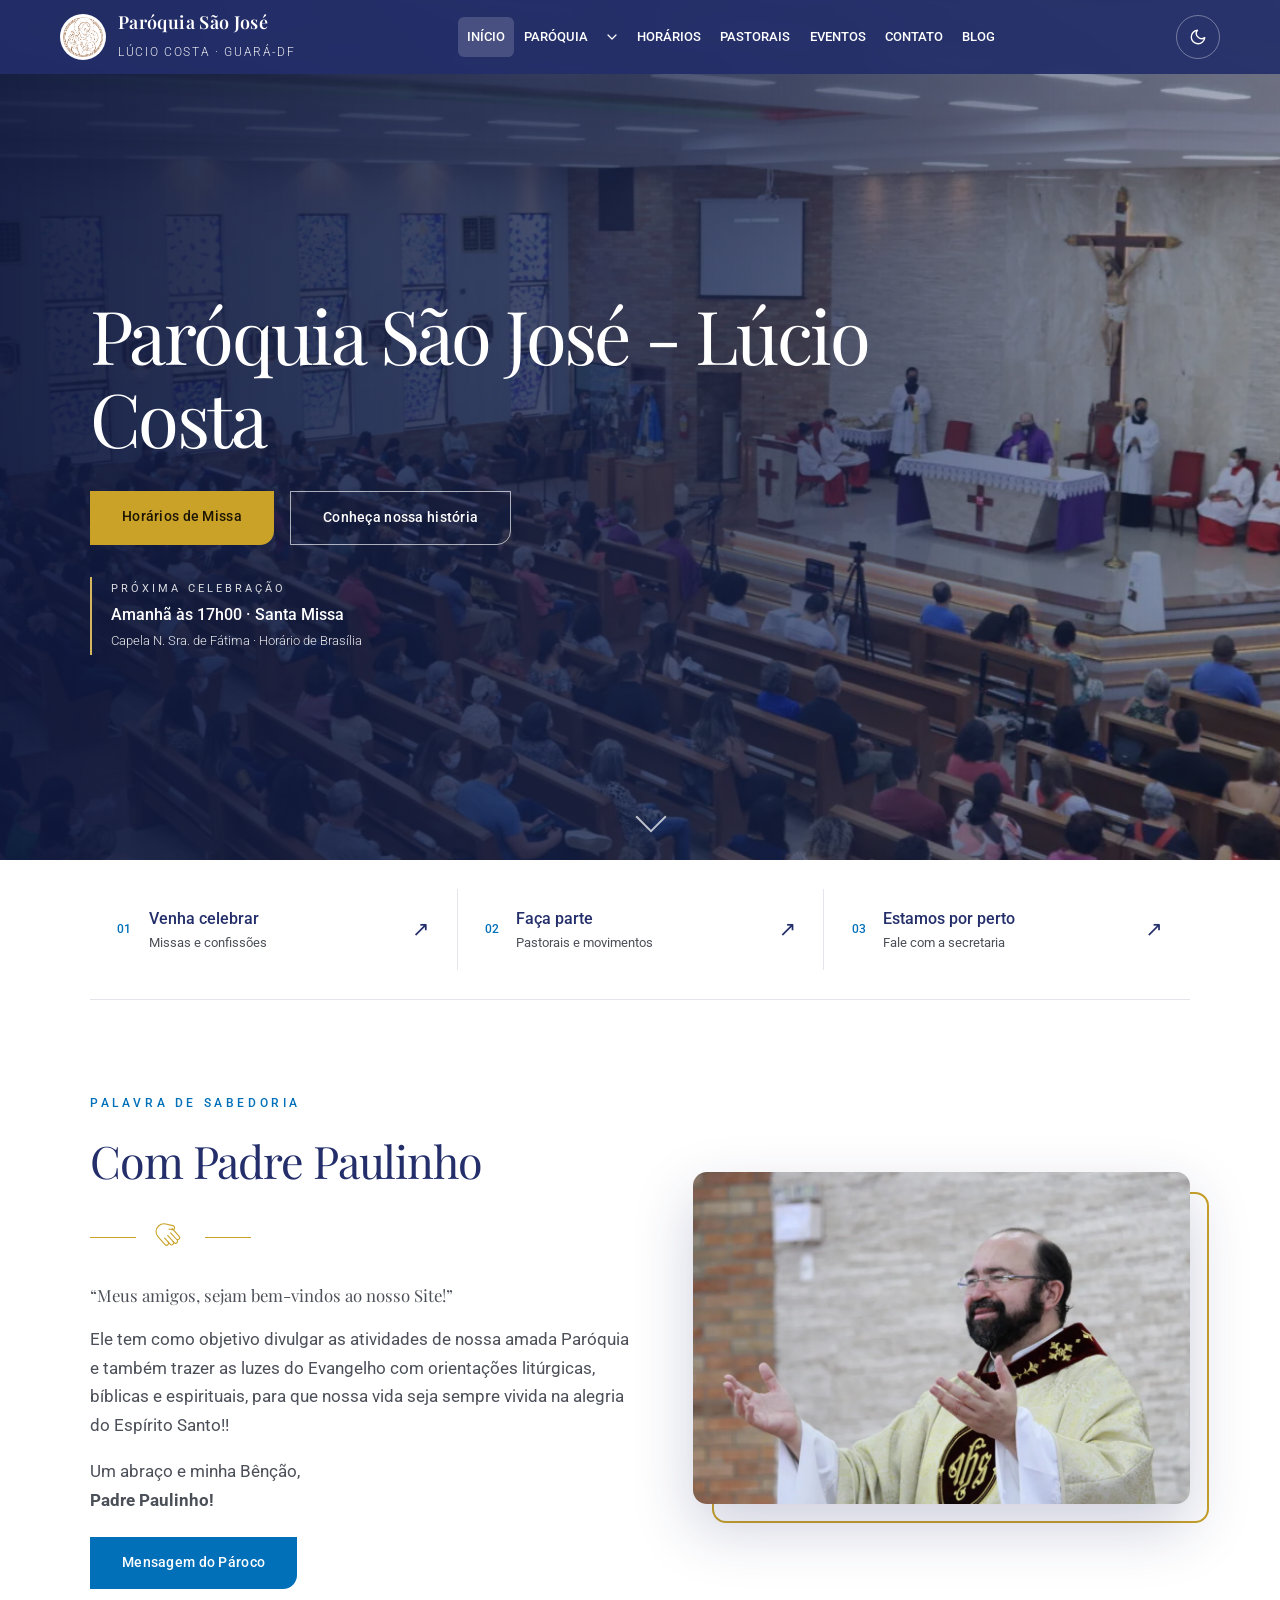
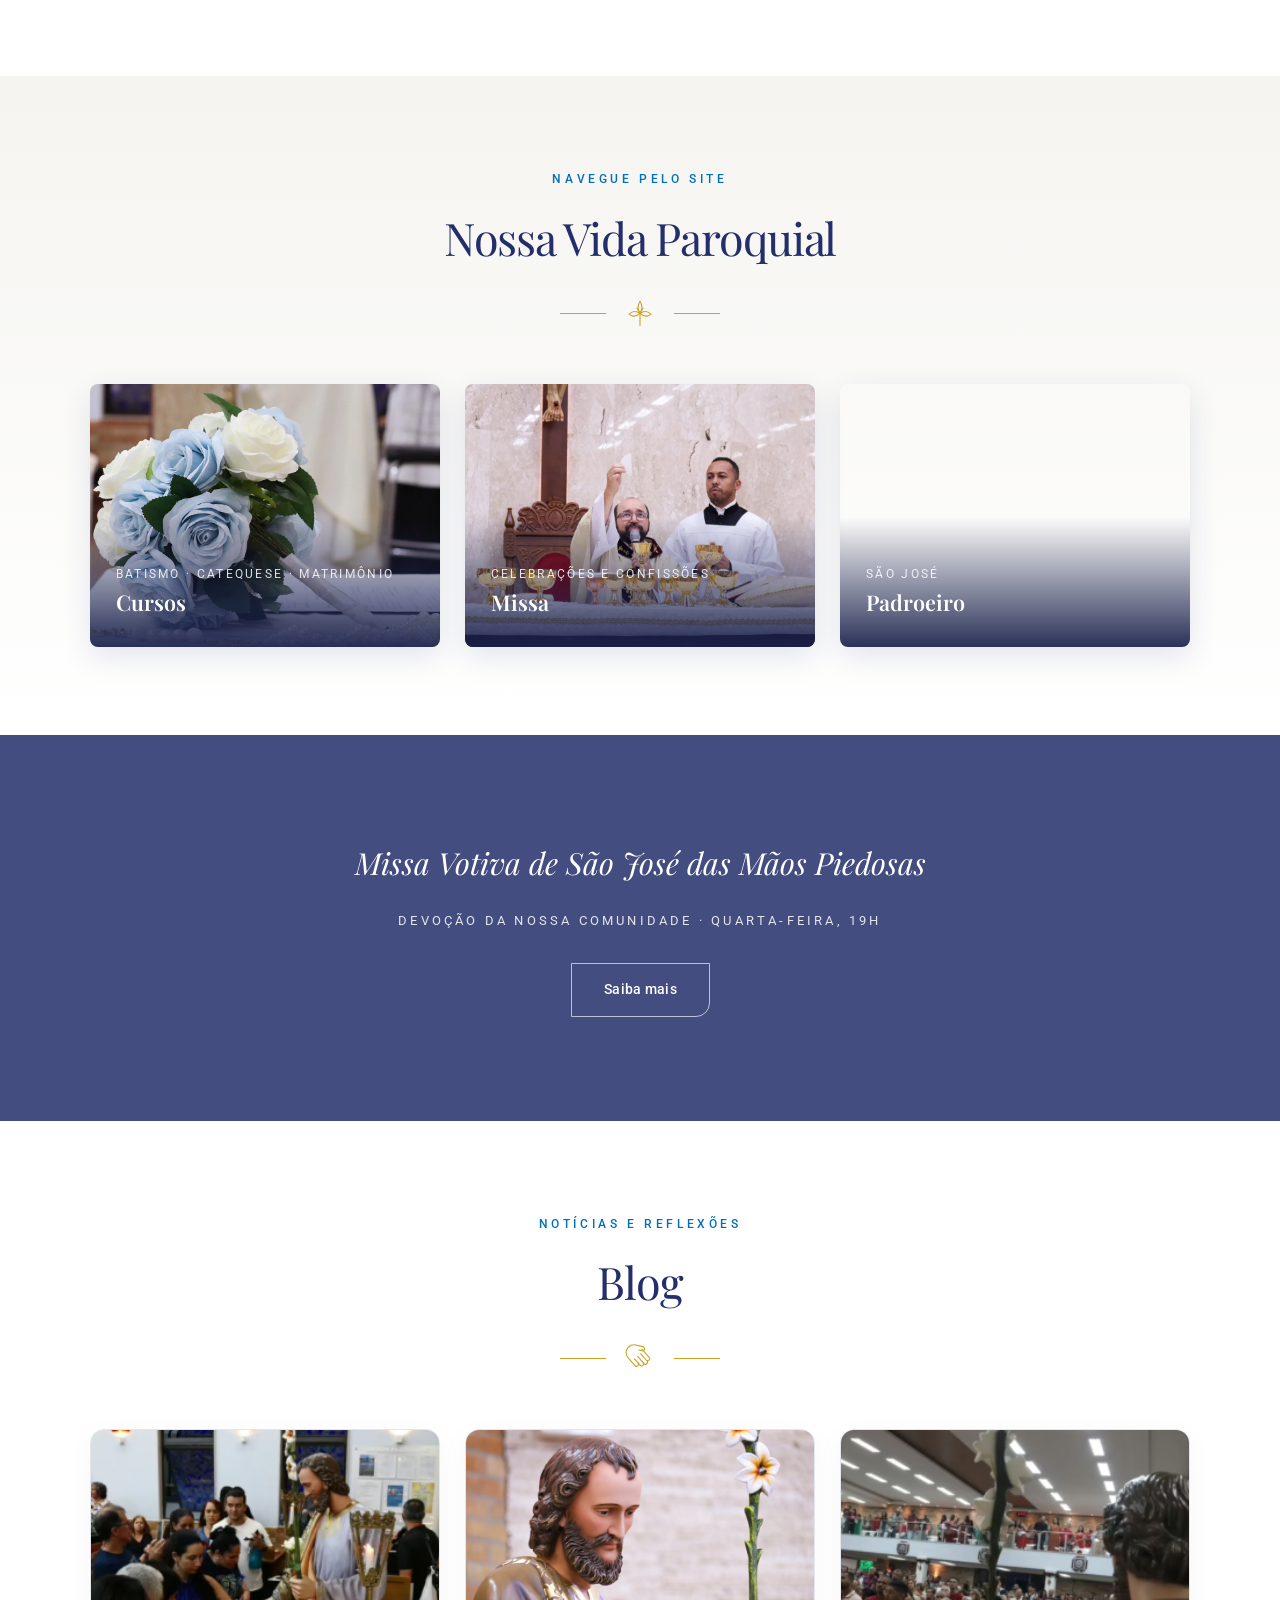
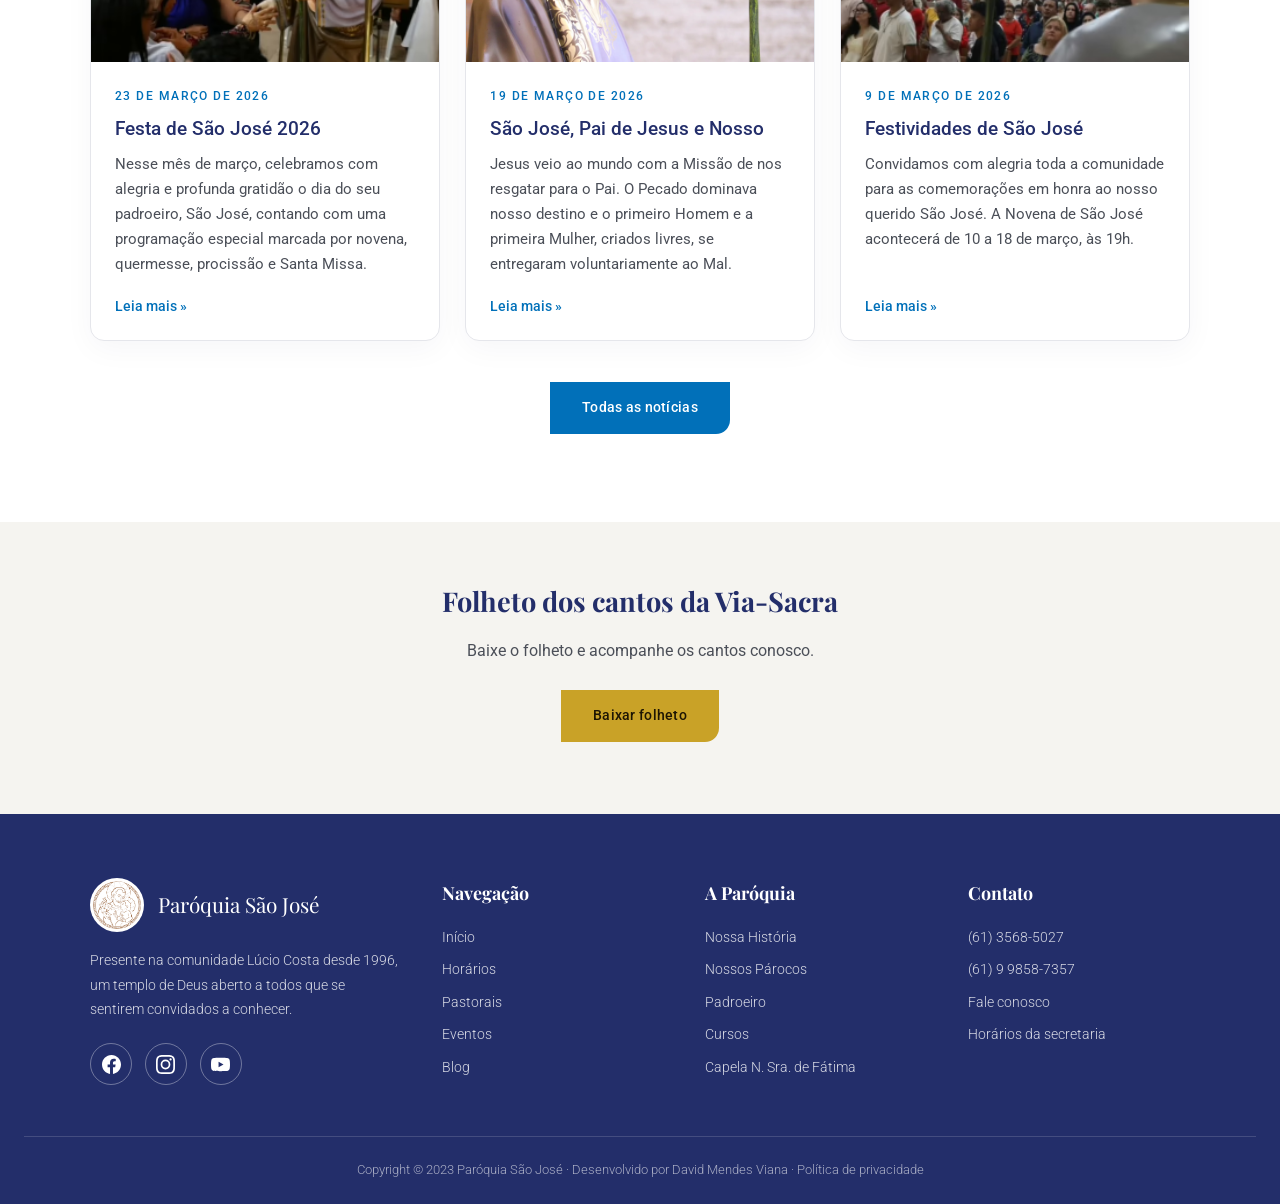
<file: index.html>
<!DOCTYPE html>
<html lang="pt-BR">
<head>
<meta charset="UTF-8">
<meta name="viewport" content="width=device-width, initial-scale=1.0">
<title>Paróquia São José — Lúcio Costa · Guará-DF</title>
<meta name="description" content="Site da Paróquia São José, comunidade Lúcio Costa, Guará-DF. Horários de missas, pastorais, cursos e eventos.">
<link rel="icon" href="assets/img/cropped-Sao-Jose.png">
<meta name="theme-color" content="#232e6a">
<meta property="og:type" content="website">
<meta property="og:site_name" content="Paróquia São José">
<meta property="og:title" content="Paróquia São José — Lúcio Costa · Guará-DF">
<meta property="og:description" content="Site da Paróquia São José, comunidade Lúcio Costa, Guará-DF. Horários de missas, pastorais, cursos e eventos.">
<meta property="og:url" content="https://plc232007.github.io/paroquia-sao-jose/">
<meta property="og:image" content="https://plc232007.github.io/paroquia-sao-jose/assets/img/igrejacheia.webp">
<meta property="og:locale" content="pt_BR">
<meta name="twitter:card" content="summary_large_image">
<link rel="apple-touch-icon" href="./assets/img/icon-192.png">
<link rel="manifest" href="./manifest.webmanifest">
<link rel="preconnect" href="https://fonts.googleapis.com">
<link rel="preconnect" href="https://fonts.gstatic.com" crossorigin>
<link href="https://fonts.googleapis.com/css2?family=Playfair+Display:ital,wght@0,400;0,600;0,700;1,400&family=Roboto:wght@300;400;500;700&display=swap" rel="stylesheet">
<link rel="stylesheet" href="css/style.css">
</head>
<body data-raiz="./" data-pagina="home">
<a class="pular-conteudo" href="#conteudo">Pular para o conteúdo</a>
<div id="menu-site"></div>
<main id="conteudo" tabindex="-1">

<!-- HERO -->
<section class="hero">
  <div class="hero-bg" style="background-image:url('assets/img/igrejacheia.webp')"></div>
  <div class="hero-conteudo">
    <h1 class="anim2">Paróquia São José - Lúcio Costa</h1>
    <div class="acoes anim4">
      <a class="btn btn-solido" href="horarios.html">Horários de Missa</a>
      <a class="btn btn-contorno" href="paroquia/nossa-historia.html">Conheça nossa história</a>
    </div>
    <div id="proximaMissa" class="proxima-missa anim4"></div>
  </div>
  <a class="seta-baixo" href="#palavra" aria-label="Rolar para baixo"><span></span></a>
</section>

<nav class="acessos-rapidos container" aria-label="Acesso rápido">
  <a href="horarios.html"><span class="acesso-numero">01</span><span><strong>Venha celebrar</strong><small>Missas e confissões</small></span><span aria-hidden="true">↗</span></a>
  <a href="pastorais.html"><span class="acesso-numero">02</span><span><strong>Faça parte</strong><small>Pastorais e movimentos</small></span><span aria-hidden="true">↗</span></a>
  <a href="contato.html"><span class="acesso-numero">03</span><span><strong>Estamos por perto</strong><small>Fale com a secretaria</small></span><span aria-hidden="true">↗</span></a>
</nav>

<!-- PALAVRA DO PÁROCO -->
<section id="palavra">
  <div class="container duas-colunas">
    <div class="texto revelar-esq">
      <div class="titulo-secao esq">
        <span class="rotulo">Palavra de Sabedoria</span>
        <h2>Com Padre Paulinho</h2>
        <div class="traco-simbolo">
          <svg viewBox="0 0 44 44" aria-hidden="true">
            <g transform="rotate(138 22 22)">
              <path d="M14 27.5V15.8a2.2 2.2 0 0 1 4.4 0v9.2"/>
              <path d="M18.4 14.4a2.2 2.2 0 0 1 4.4 0v10.6"/>
              <path d="M22.8 16a2.2 2.2 0 0 1 4.4 0v9"/>
              <path d="M27.2 19.4a2.2 2.2 0 0 1 4.4 0v11.4c0 5-3.6 8.6-8.4 8.6-3.3 0-5.6-1.2-7.3-3.6l-4.6-6.6c-.9-1.3-.5-2.7.6-3.4 1-.6 2.3-.4 3 .6l2.1 2.9"/>
            </g>
          </svg>
        </div>
      </div>
      <p class="destaque">“Meus amigos, sejam bem-vindos ao nosso Site!”</p>
      <p>Ele tem como objetivo divulgar as atividades de nossa amada Paróquia e também trazer as luzes do Evangelho com orientações litúrgicas, bíblicas e espirituais, para que nossa vida seja sempre vivida na alegria do Espírito Santo!!</p>
      <p>Um abraço e minha Bênção,<br><strong>Padre Paulinho!</strong></p>
      <p style="margin-top:1.4rem"><a class="btn btn-azul" href="paroquia/mensagem-do-paroco.html">Mensagem do Pároco</a></p>
    </div>
    <div class="moldura revelar-dir">
      <img loading="lazy" decoding="async" src="assets/img/palavradoparoco-1024x683.webp" alt="Padre Paulinho">
    </div>
  </div>
</section>

<!-- ATALHOS -->
<section class="fundo-degrade">
  <div class="container">
    <div class="titulo-secao revelar">
      <span class="rotulo">Navegue pelo site</span>
      <h2>Nossa Vida Paroquial</h2>
      <div class="traco-simbolo">
        <svg viewBox="0 0 44 44" aria-hidden="true">
          <g transform="translate(0,3)">
            <path d="M22 6c-2.6 4-2.6 9.2 0 13.2 2.6-4 2.6-9.2 0-13.2Z"/>
            <path d="M22 19.2c-4-2.4-8.8-2-12 1 3.2 3 8 3.4 12-1Z"/>
            <path d="M22 19.2c4-2.4 8.8-2 12 1-3.2 3-8 3.4-12-1Z"/>
            <path d="M22 19.2v13.4"/>
            <path d="M18.6 13.6 22 19.2l3.4-5.6"/>
          </g>
        </svg>
      </div>
    </div>
    <div class="cards" style="grid-template-columns:repeat(auto-fit,minmax(240px,1fr))">
      <a class="card-foto revelar" href="paroquia/cursos.html">
        <img loading="lazy" decoding="async" src="assets/img/curso-de-noivos.webp" alt="Buquê de flores — curso de noivos">
        <span class="legenda"><small>Batismo · Catequese · Matrimônio</small>Cursos</span>
      </a>
      <a class="card-foto revelar atraso-1" href="horarios.html">
        <img loading="lazy" decoding="async" src="assets/img/Missa.webp" alt="Celebração da Santa Missa">
        <span class="legenda"><small>Celebrações e confissões</small>Missa</span>
      </a>
      <a class="card-foto revelar atraso-2" href="paroquia/padroeiro.html">
        <img loading="lazy" decoding="async" src="assets/img/Sao-Jose-1.webp" alt="Rosto de São José das Mãos Piedosas">
        <span class="legenda"><small>São José</small>Padroeiro</span>
      </a>
    </div>
  </div>
</section>

<!-- FAIXA MISSA VOTIVA -->
<section class="faixa" style="background-image:url('assets/img/sao-jose-maos-piedosas-01.webp')">
  <div class="container revelar">
    <blockquote>Missa Votiva de São José das Mãos Piedosas</blockquote>
    <cite>Devoção da nossa comunidade · Quarta-feira, 19h</cite>
    <p style="margin-top:2rem"><a class="btn btn-contorno" href="paroquia/sao-jose-das-maos-piedosas.html">Saiba mais</a></p>
  </div>
</section>

<!-- BLOG -->
<section>
  <div class="container">
    <div class="titulo-secao revelar">
      <span class="rotulo">Notícias e reflexões</span>
      <h2>Blog</h2>
      <div class="traco-simbolo">
        <svg viewBox="0 0 44 44" aria-hidden="true">
          <g transform="rotate(138 22 22)">
            <path d="M14 27.5V15.8a2.2 2.2 0 0 1 4.4 0v9.2"/>
            <path d="M18.4 14.4a2.2 2.2 0 0 1 4.4 0v10.6"/>
            <path d="M22.8 16a2.2 2.2 0 0 1 4.4 0v9"/>
            <path d="M27.2 19.4a2.2 2.2 0 0 1 4.4 0v11.4c0 5-3.6 8.6-8.4 8.6-3.3 0-5.6-1.2-7.3-3.6l-4.6-6.6c-.9-1.3-.5-2.7.6-3.4 1-.6 2.3-.4 3 .6l2.1 2.9"/>
          </g>
        </svg>
      </div>
    </div>
    <div class="cards" style="grid-template-columns:repeat(auto-fit,minmax(280px,1fr))">
      <article class="card-blog revelar">
        <img loading="lazy" decoding="async" src="assets/img/Festividades-de-Sao-Jose-300x200.avif" alt="Festa de São José 2026">
        <div class="corpo">
          <span class="data">23 de março de 2026</span>
          <h3><a href="https://www.paroquiasaojose.org/2026/03/23/festa-de-sao-jose-2026/" target="_blank" rel="noopener">Festa de São José 2026</a></h3>
          <p>Nesse mês de março, celebramos com alegria e profunda gratidão o dia do seu padroeiro, São José, contando com uma programação especial marcada por novena, quermesse, procissão e Santa Missa.</p>
          <a class="leia" href="https://www.paroquiasaojose.org/2026/03/23/festa-de-sao-jose-2026/" target="_blank" rel="noopener">Leia mais »</a>
        </div>
      </article>
      <article class="card-blog revelar atraso-1">
        <img loading="lazy" decoding="async" src="assets/img/IMG_9497.webp" alt="São José, Pai de Jesus e Nosso">
        <div class="corpo">
          <span class="data">19 de março de 2026</span>
          <h3><a href="https://www.paroquiasaojose.org/2026/03/19/sao-jose-pai-de-jesus-e-nosso/" target="_blank" rel="noopener">São José, Pai de Jesus e Nosso</a></h3>
          <p>Jesus veio ao mundo com a Missão de nos resgatar para o Pai. O Pecado dominava nosso destino e o primeiro Homem e a primeira Mulher, criados livres, se entregaram voluntariamente ao Mal.</p>
          <a class="leia" href="https://www.paroquiasaojose.org/2026/03/19/sao-jose-pai-de-jesus-e-nosso/" target="_blank" rel="noopener">Leia mais »</a>
        </div>
      </article>
      <article class="card-blog revelar atraso-2">
        <img loading="lazy" decoding="async" src="assets/img/WhatsApp-Image-2026-03-06-at-19.46.27-300x200.avif" alt="Festividades de São José">
        <div class="corpo">
          <span class="data">9 de março de 2026</span>
          <h3><a href="https://www.paroquiasaojose.org/2026/03/09/festividades-de-sao-jose/" target="_blank" rel="noopener">Festividades de São José</a></h3>
          <p>Convidamos com alegria toda a comunidade para as comemorações em honra ao nosso querido São José. A Novena de São José acontecerá de 10 a 18 de março, às 19h.</p>
          <a class="leia" href="https://www.paroquiasaojose.org/2026/03/09/festividades-de-sao-jose/" target="_blank" rel="noopener">Leia mais »</a>
        </div>
      </article>
    </div>
    <p class="revelar" style="text-align:center;margin-top:2.6rem"><a class="btn btn-azul" href="blog.html">Todas as notícias</a></p>
  </div>
</section>

<!-- FOLHETO -->
<section class="fundo-cinza" style="padding-top:3.5rem;padding-bottom:4.5rem">
  <div class="container-estreito revelar" style="text-align:center">
    <h2 style="font-family:var(--serif);color:var(--azul-escuro);font-size:1.7rem;margin-bottom:.8rem">Folheto dos cantos da Via-Sacra</h2>
    <p style="color:var(--texto-suave);margin-bottom:1.6rem">Baixe o folheto e acompanhe os cantos conosco.</p>
    <a class="btn btn-solido" href="https://www.paroquiasaojose.org/download/1416/?tmstv=1744907621" target="_blank" rel="noopener">Baixar folheto</a>
  </div>
</section>

</main>
<div id="rodape-site"></div>
<script src="js/main.js"></script>
</body>
</html>
</file>
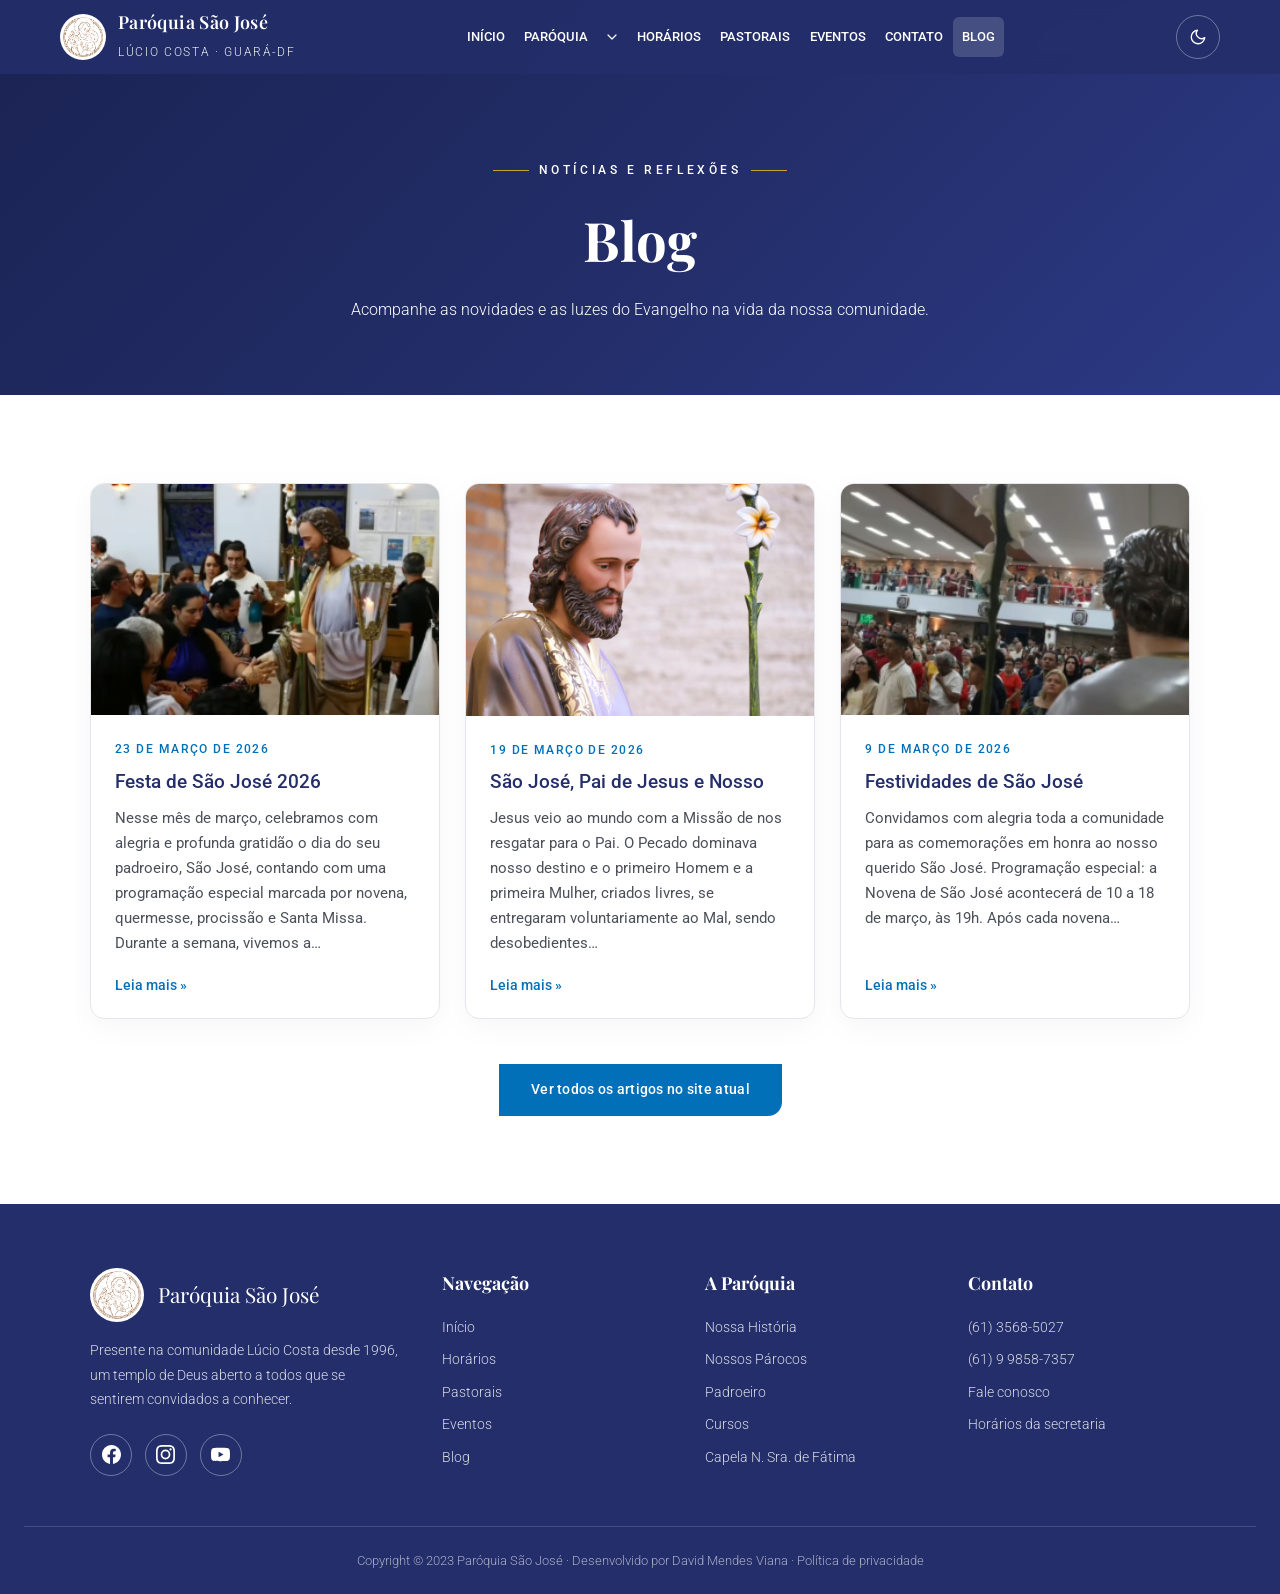
<file: blog.html>
<!DOCTYPE html>
<html lang="pt-BR">
<head>
<meta charset="UTF-8">
<meta name="viewport" content="width=device-width, initial-scale=1.0">
<title>Blog — Paróquia São José</title>
<meta name="description" content="Notícias, reflexões e comunicados da Paróquia São José.">
<link rel="icon" href="assets/img/cropped-Sao-Jose.png">
<meta name="theme-color" content="#232e6a">
<meta property="og:type" content="website">
<meta property="og:site_name" content="Paróquia São José">
<meta property="og:title" content="Blog — Paróquia São José">
<meta property="og:description" content="Notícias, reflexões e comunicados da Paróquia São José.">
<meta property="og:url" content="https://plc232007.github.io/paroquia-sao-jose/blog.html">
<meta property="og:image" content="https://plc232007.github.io/paroquia-sao-jose/assets/img/igrejacheia.webp">
<meta property="og:locale" content="pt_BR">
<meta name="twitter:card" content="summary_large_image">
<link rel="apple-touch-icon" href="./assets/img/icon-192.png">
<link rel="manifest" href="./manifest.webmanifest">
<link rel="preconnect" href="https://fonts.googleapis.com">
<link rel="preconnect" href="https://fonts.gstatic.com" crossorigin>
<link href="https://fonts.googleapis.com/css2?family=Playfair+Display:ital,wght@0,400;0,600;0,700;1,400&family=Roboto:wght@300;400;500;700&display=swap" rel="stylesheet">
<link rel="stylesheet" href="css/style.css">
</head>
<body data-raiz="./" data-pagina="blog">
<a class="pular-conteudo" href="#conteudo">Pular para o conteúdo</a>
<div id="menu-site"></div>
<main id="conteudo" tabindex="-1">

<section class="pagina-hero">
  <span class="selo">Notícias e reflexões</span>
  <h1>Blog</h1>
  <p class="sub">Acompanhe as novidades e as luzes do Evangelho na vida da nossa comunidade.</p>
</section>

<section>
  <div class="container">
    <div class="cards" style="grid-template-columns:repeat(auto-fit,minmax(280px,1fr))">
      <article class="card-blog revelar">
        <img loading="lazy" decoding="async" src="assets/img/Festividades-de-Sao-Jose-300x200.avif" alt="Festa de São José 2026">
        <div class="corpo">
          <span class="data">23 de março de 2026</span>
          <h3><a href="https://www.paroquiasaojose.org/2026/03/23/festa-de-sao-jose-2026/" target="_blank" rel="noopener">Festa de São José 2026</a></h3>
          <p>Nesse mês de março, celebramos com alegria e profunda gratidão o dia do seu padroeiro, São José, contando com uma programação especial marcada por novena, quermesse, procissão e Santa Missa. Durante a semana, vivemos a…</p>
          <a class="leia" href="https://www.paroquiasaojose.org/2026/03/23/festa-de-sao-jose-2026/" target="_blank" rel="noopener">Leia mais »</a>
        </div>
      </article>
      <article class="card-blog revelar atraso-1">
        <img loading="lazy" decoding="async" src="assets/img/IMG_9497.webp" alt="São José, Pai de Jesus e Nosso">
        <div class="corpo">
          <span class="data">19 de março de 2026</span>
          <h3><a href="https://www.paroquiasaojose.org/2026/03/19/sao-jose-pai-de-jesus-e-nosso/" target="_blank" rel="noopener">São José, Pai de Jesus e Nosso</a></h3>
          <p>Jesus veio ao mundo com a Missão de nos resgatar para o Pai. O Pecado dominava nosso destino e o primeiro Homem e a primeira Mulher, criados livres, se entregaram voluntariamente ao Mal, sendo desobedientes…</p>
          <a class="leia" href="https://www.paroquiasaojose.org/2026/03/19/sao-jose-pai-de-jesus-e-nosso/" target="_blank" rel="noopener">Leia mais »</a>
        </div>
      </article>
      <article class="card-blog revelar atraso-2">
        <img loading="lazy" decoding="async" src="assets/img/WhatsApp-Image-2026-03-06-at-19.46.27-300x200.avif" alt="Festividades de São José">
        <div class="corpo">
          <span class="data">9 de março de 2026</span>
          <h3><a href="https://www.paroquiasaojose.org/2026/03/09/festividades-de-sao-jose/" target="_blank" rel="noopener">Festividades de São José</a></h3>
          <p>Convidamos com alegria toda a comunidade para as comemorações em honra ao nosso querido São José. Programação especial: a Novena de São José acontecerá de 10 a 18 de março, às 19h. Após cada novena…</p>
          <a class="leia" href="https://www.paroquiasaojose.org/2026/03/09/festividades-de-sao-jose/" target="_blank" rel="noopener">Leia mais »</a>
        </div>
      </article>
    </div>
    <p class="revelar" style="text-align:center;margin-top:2.8rem">
      <a class="btn btn-azul" href="https://www.paroquiasaojose.org/blog/" target="_blank" rel="noopener">Ver todos os artigos no site atual</a>
    </p>
  </div>
</section>

</main>
<div id="rodape-site"></div>
<script src="js/main.js"></script>
</body>
</html>
</file>
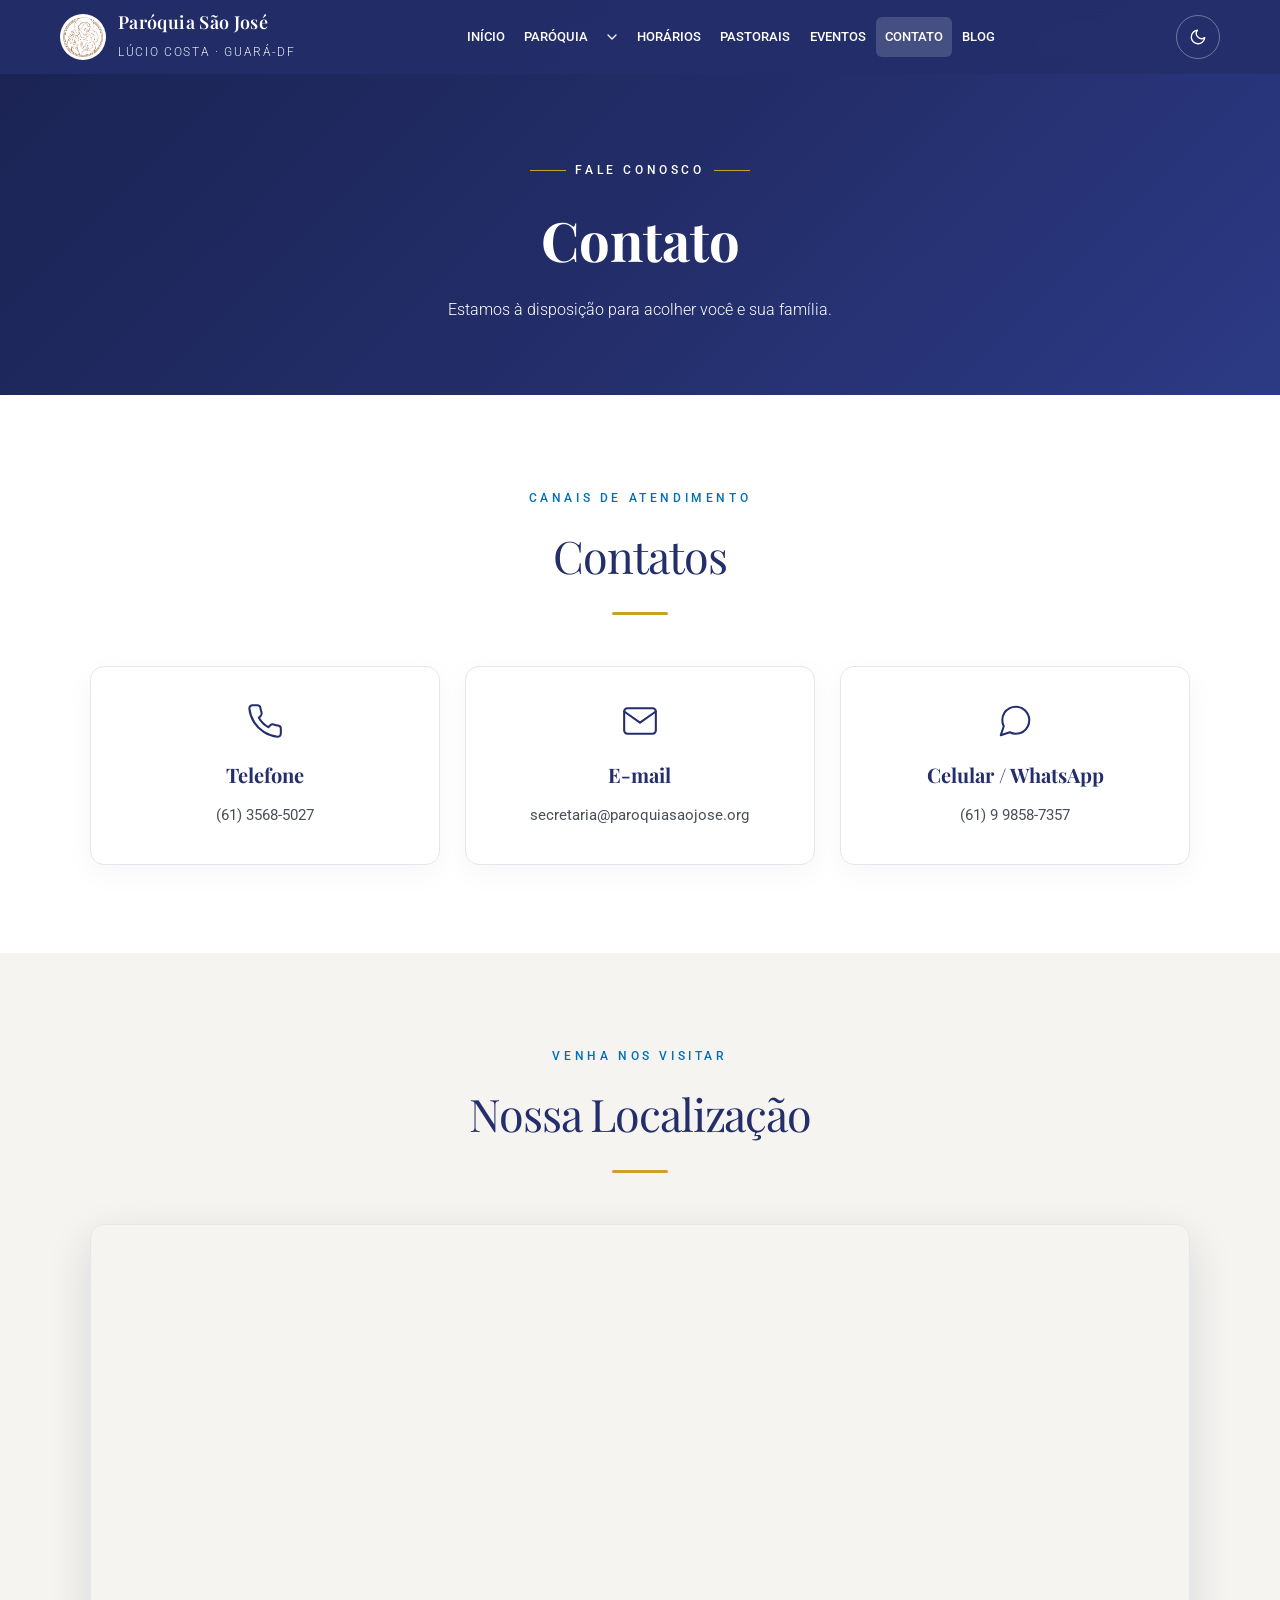
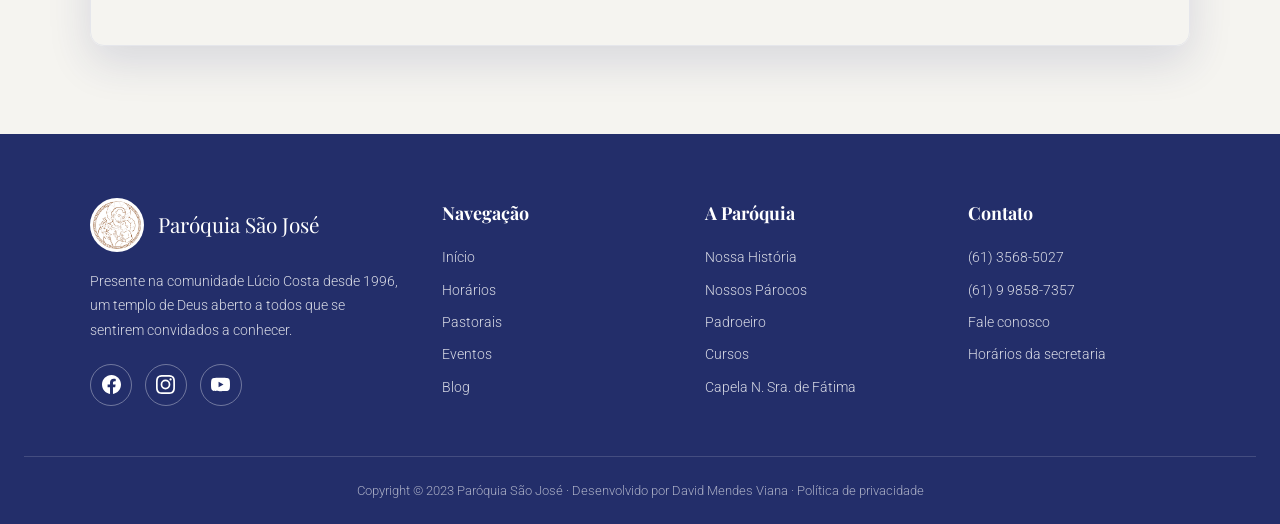
<file: contato.html>
<!DOCTYPE html>
<html lang="pt-BR">
<head>
<meta charset="UTF-8">
<meta name="viewport" content="width=device-width, initial-scale=1.0">
<title>Contato — Paróquia São José</title>
<meta name="description" content="Contatos e localização da Paróquia São José, Lúcio Costa, Guará-DF.">
<link rel="icon" href="assets/img/cropped-Sao-Jose.png">
<meta name="theme-color" content="#232e6a">
<meta property="og:type" content="website">
<meta property="og:site_name" content="Paróquia São José">
<meta property="og:title" content="Contato — Paróquia São José">
<meta property="og:description" content="Contatos e localização da Paróquia São José, Lúcio Costa, Guará-DF.">
<meta property="og:url" content="https://plc232007.github.io/paroquia-sao-jose/contato.html">
<meta property="og:image" content="https://plc232007.github.io/paroquia-sao-jose/assets/img/igrejacheia.webp">
<meta property="og:locale" content="pt_BR">
<meta name="twitter:card" content="summary_large_image">
<link rel="apple-touch-icon" href="./assets/img/icon-192.png">
<link rel="manifest" href="./manifest.webmanifest">
<link rel="preconnect" href="https://fonts.googleapis.com">
<link rel="preconnect" href="https://fonts.gstatic.com" crossorigin>
<link href="https://fonts.googleapis.com/css2?family=Playfair+Display:ital,wght@0,400;0,600;0,700;1,400&family=Roboto:wght@300;400;500;700&display=swap" rel="stylesheet">
<link rel="stylesheet" href="css/style.css">
</head>
<body data-raiz="./" data-pagina="contato">
<a class="pular-conteudo" href="#conteudo">Pular para o conteúdo</a>
<div id="menu-site"></div>
<main id="conteudo" tabindex="-1">

<section class="pagina-hero">
  <span class="selo">Fale conosco</span>
  <h1>Contato</h1>
  <p class="sub">Estamos à disposição para acolher você e sua família.</p>
</section>

<section>
  <div class="container">
    <div class="titulo-secao revelar">
      <span class="rotulo">Canais de atendimento</span>
      <h2>Contatos</h2>
      <div class="traco"></div>
    </div>
    <div class="contato-cards">
      <a class="card centro revelar" href="tel:+556135685027">
        <div class="icone"><svg viewBox="0 0 24 24"><path d="M22 16.92v3a2 2 0 0 1-2.18 2 19.79 19.79 0 0 1-8.63-3.07 19.5 19.5 0 0 1-6-6 19.79 19.79 0 0 1-3.07-8.67A2 2 0 0 1 4.11 2h3a2 2 0 0 1 2 1.72c.13.96.36 1.9.7 2.81a2 2 0 0 1-.45 2.11L8.09 9.91a16 16 0 0 0 6 6l1.27-1.27a2 2 0 0 1 2.11-.45c.91.34 1.85.57 2.81.7A2 2 0 0 1 22 16.92z"/></svg></div>
        <h3>Telefone</h3>
        <p>(61) 3568-5027</p>
      </a>
      <a class="card centro revelar atraso-1" href="mailto:secretaria@paroquiasaojose.org">
        <div class="icone"><svg viewBox="0 0 24 24"><path d="M4 4h16c1.1 0 2 .9 2 2v12c0 1.1-.9 2-2 2H4c-1.1 0-2-.9-2-2V6c0-1.1.9-2 2-2z"/><path d="m22 6-10 7L2 6"/></svg></div>
        <h3>E-mail</h3>
        <p>secretaria@paroquiasaojose.org</p>
      </a>
      <a class="card centro revelar atraso-2" href="https://api.whatsapp.com/send?1=pt_BR&phone=5561998587357" target="_blank" rel="noopener">
        <div class="icone"><svg viewBox="0 0 24 24"><path d="M21 11.5a8.38 8.38 0 0 1-.9 3.8 8.5 8.5 0 0 1-7.6 4.7 8.38 8.38 0 0 1-3.8-.9L3 21l1.9-5.7a8.38 8.38 0 0 1-.9-3.8 8.5 8.5 0 0 1 4.7-7.6 8.38 8.38 0 0 1 3.8-.9h.5a8.48 8.48 0 0 1 8 8v.5z"/></svg></div>
        <h3>Celular / WhatsApp</h3>
        <p>(61) 9 9858-7357</p>
      </a>
    </div>
  </div>
</section>

<section class="fundo-cinza">
  <div class="container">
    <div class="titulo-secao revelar">
      <span class="rotulo">Venha nos visitar</span>
      <h2>Nossa Localização</h2>
      <div class="traco"></div>
    </div>
    <div class="mapa revelar">
      <iframe title="Mapa da localização da Paróquia São José" src="https://maps.google.com/maps?q=Par%C3%B3quia%20S%C3%A3o%20Jos%C3%A9%2C%20L%C3%BAcio%20Costa&t=m&z=14&output=embed&iwloc=near"
        title="Mapa — Paróquia São José, Lúcio Costa" loading="lazy" allowfullscreen referrerpolicy="no-referrer-when-downgrade"></iframe>
    </div>
  </div>
</section>

</main>
<div id="rodape-site"></div>
<script src="js/main.js"></script>
</body>
</html>
</file>
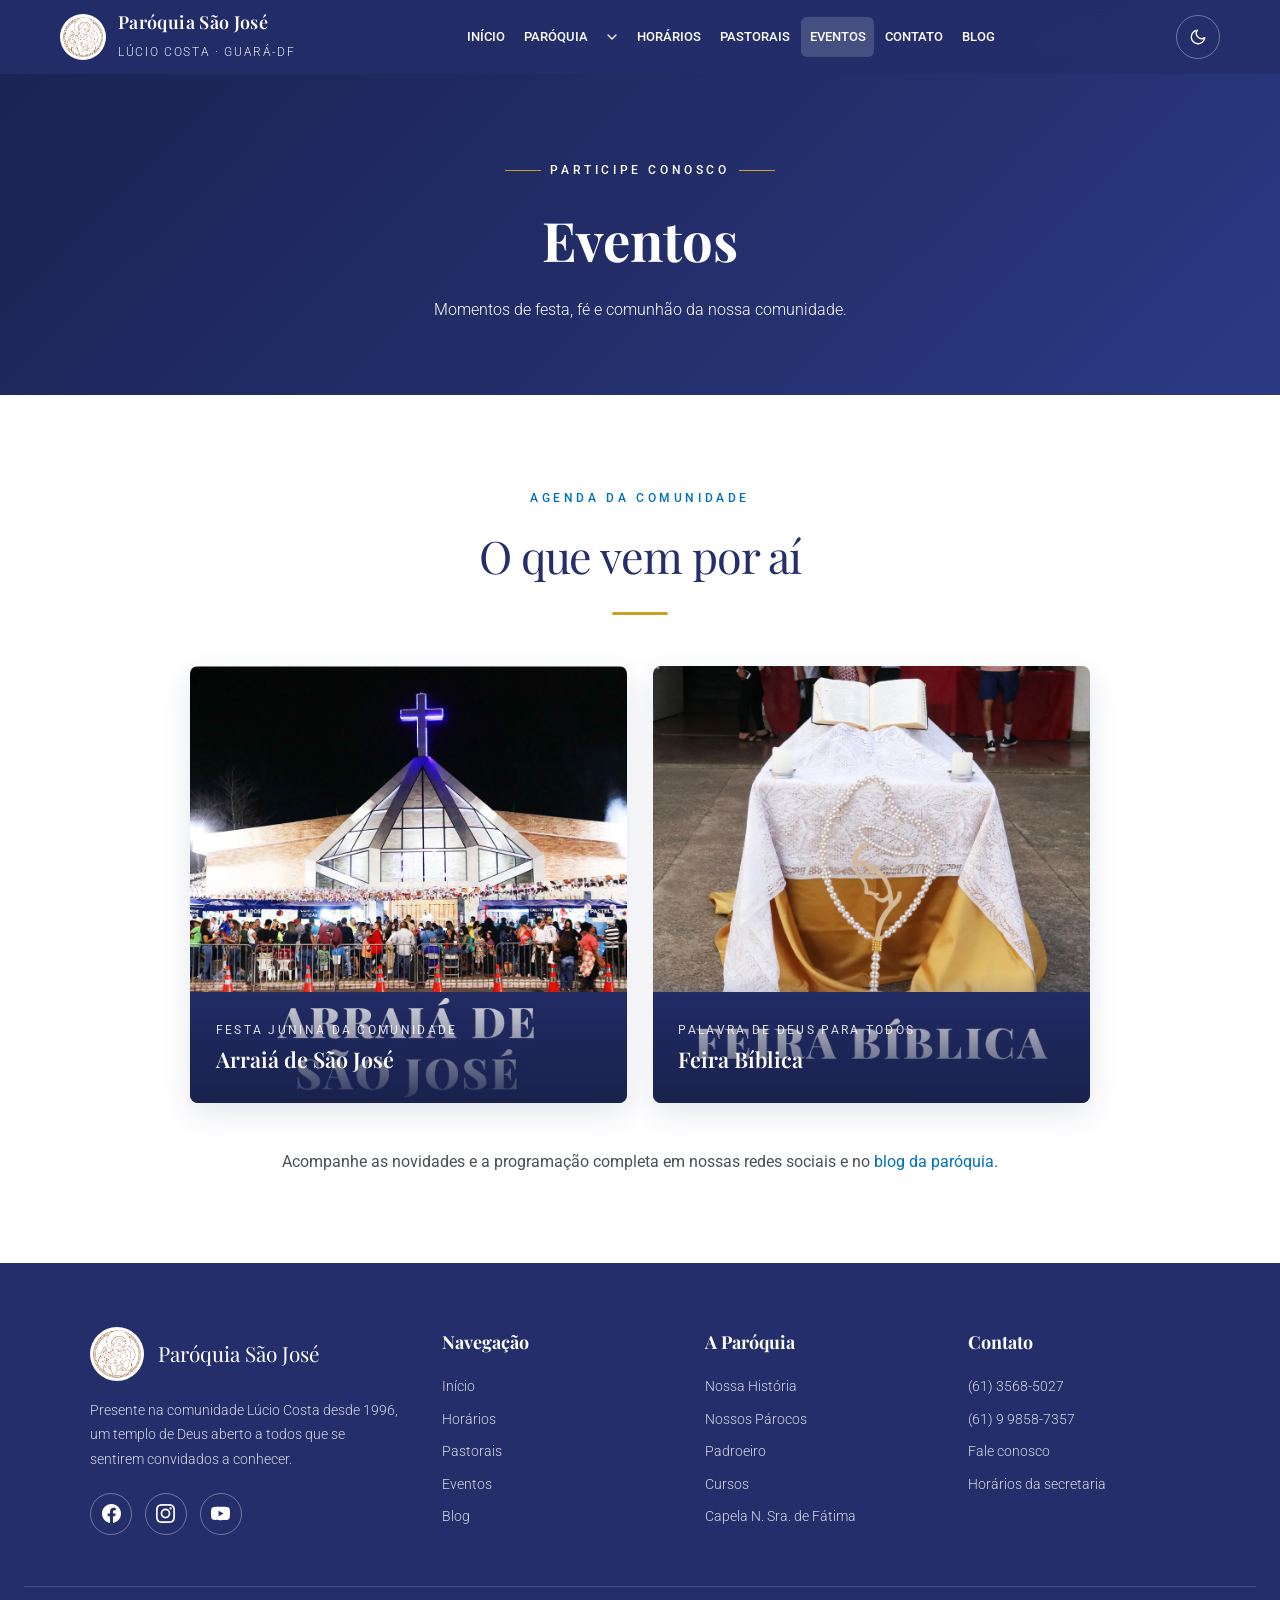
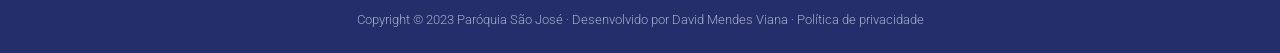
<file: eventos.html>
<!DOCTYPE html>
<html lang="pt-BR">
<head>
<meta charset="UTF-8">
<meta name="viewport" content="width=device-width, initial-scale=1.0">
<title>Eventos — Paróquia São José</title>
<meta name="description" content="Eventos da Paróquia São José — o que vem por aí.">
<link rel="icon" href="assets/img/cropped-Sao-Jose.png">
<meta name="theme-color" content="#232e6a">
<meta property="og:type" content="website">
<meta property="og:site_name" content="Paróquia São José">
<meta property="og:title" content="Eventos — Paróquia São José">
<meta property="og:description" content="Eventos da Paróquia São José — o que vem por aí.">
<meta property="og:url" content="https://plc232007.github.io/paroquia-sao-jose/eventos.html">
<meta property="og:image" content="https://plc232007.github.io/paroquia-sao-jose/assets/img/igrejacheia.webp">
<meta property="og:locale" content="pt_BR">
<meta name="twitter:card" content="summary_large_image">
<link rel="apple-touch-icon" href="./assets/img/icon-192.png">
<link rel="manifest" href="./manifest.webmanifest">
<link rel="preconnect" href="https://fonts.googleapis.com">
<link rel="preconnect" href="https://fonts.gstatic.com" crossorigin>
<link href="https://fonts.googleapis.com/css2?family=Playfair+Display:ital,wght@0,400;0,600;0,700;1,400&family=Roboto:wght@300;400;500;700&display=swap" rel="stylesheet">
<link rel="stylesheet" href="css/style.css">
</head>
<body data-raiz="./" data-pagina="eventos">
<a class="pular-conteudo" href="#conteudo">Pular para o conteúdo</a>
<div id="menu-site"></div>
<main id="conteudo" tabindex="-1">

<section class="pagina-hero">
  <span class="selo">Participe conosco</span>
  <h1>Eventos</h1>
  <p class="sub">Momentos de festa, fé e comunhão da nossa comunidade.</p>
</section>

<section>
  <div class="container">
    <div class="titulo-secao revelar">
      <span class="rotulo">Agenda da comunidade</span>
      <h2>O que vem por aí</h2>
      <div class="traco"></div>
    </div>
    <div class="cards" style="grid-template-columns:repeat(auto-fit,minmax(300px,1fr));max-width:900px;margin:0 auto">
      <a class="card-foto revelar lightbox" href="assets/img/2-Evento-Arraia-SaoJose-1024x1024-1.webp" aria-label="Ampliar cartaz do Arraiá de São José">
        <img loading="lazy" decoding="async" src="assets/img/2-Evento-Arraia-SaoJose-1024x1024-1.webp" alt="Arraiá de São José" style="aspect-ratio:1/1">
        <span class="legenda"><small>Festa junina da comunidade</small>Arraiá de São José</span>
      </a>
      <a class="card-foto revelar atraso-1 lightbox" href="assets/img/3-Evento-FeiraBiblica-1024x1024-1.webp" aria-label="Ampliar cartaz da Feira Bíblica">
        <img loading="lazy" decoding="async" src="assets/img/3-Evento-FeiraBiblica-1024x1024-1.webp" alt="Feira Bíblica" style="aspect-ratio:1/1">
        <span class="legenda"><small>Palavra de Deus para todos</small>Feira Bíblica</span>
      </a>
    </div>
    <p class="revelar" style="text-align:center;margin-top:2.8rem;color:var(--texto-suave)">
      Acompanhe as novidades e a programação completa em nossas redes sociais e no
      <a href="blog.html">blog da paróquia</a>.
    </p>
  </div>
</section>

</main>
<div id="rodape-site"></div>
<script src="js/main.js"></script>
</body>
</html>
</file>
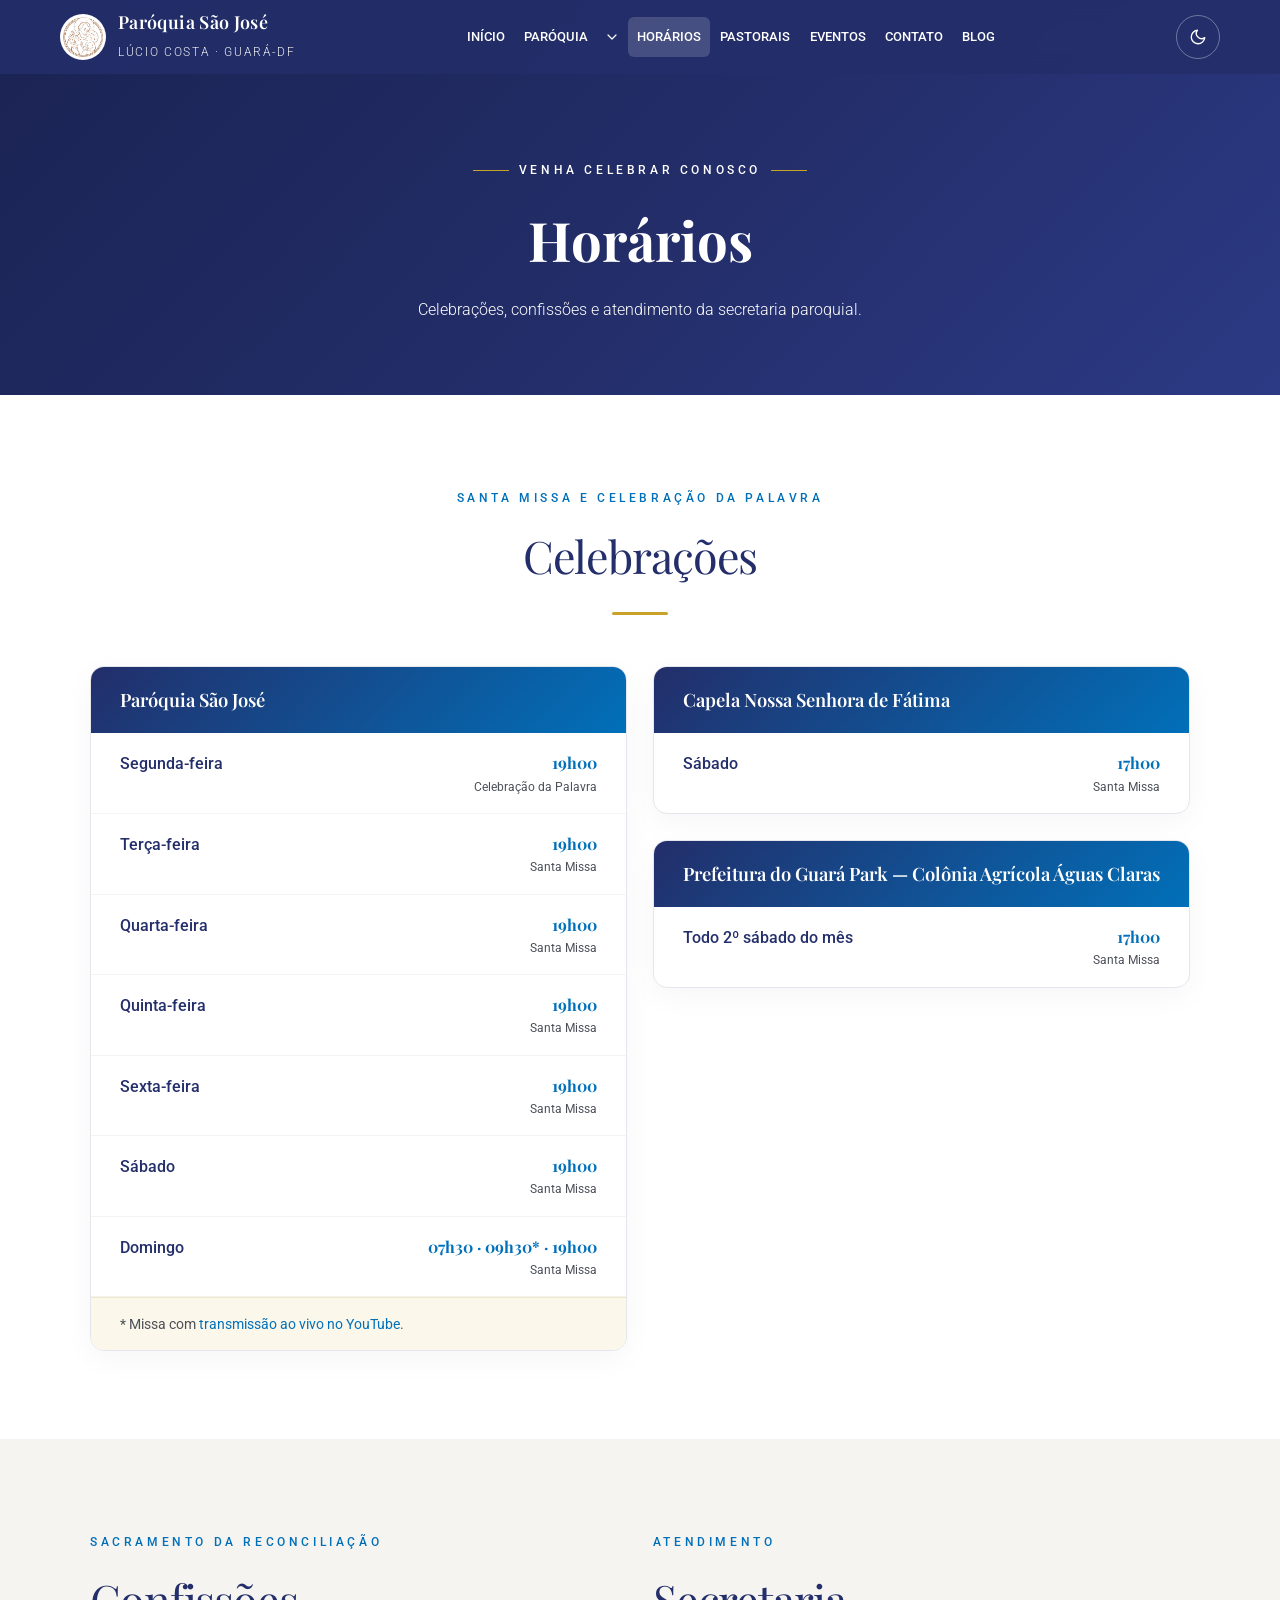
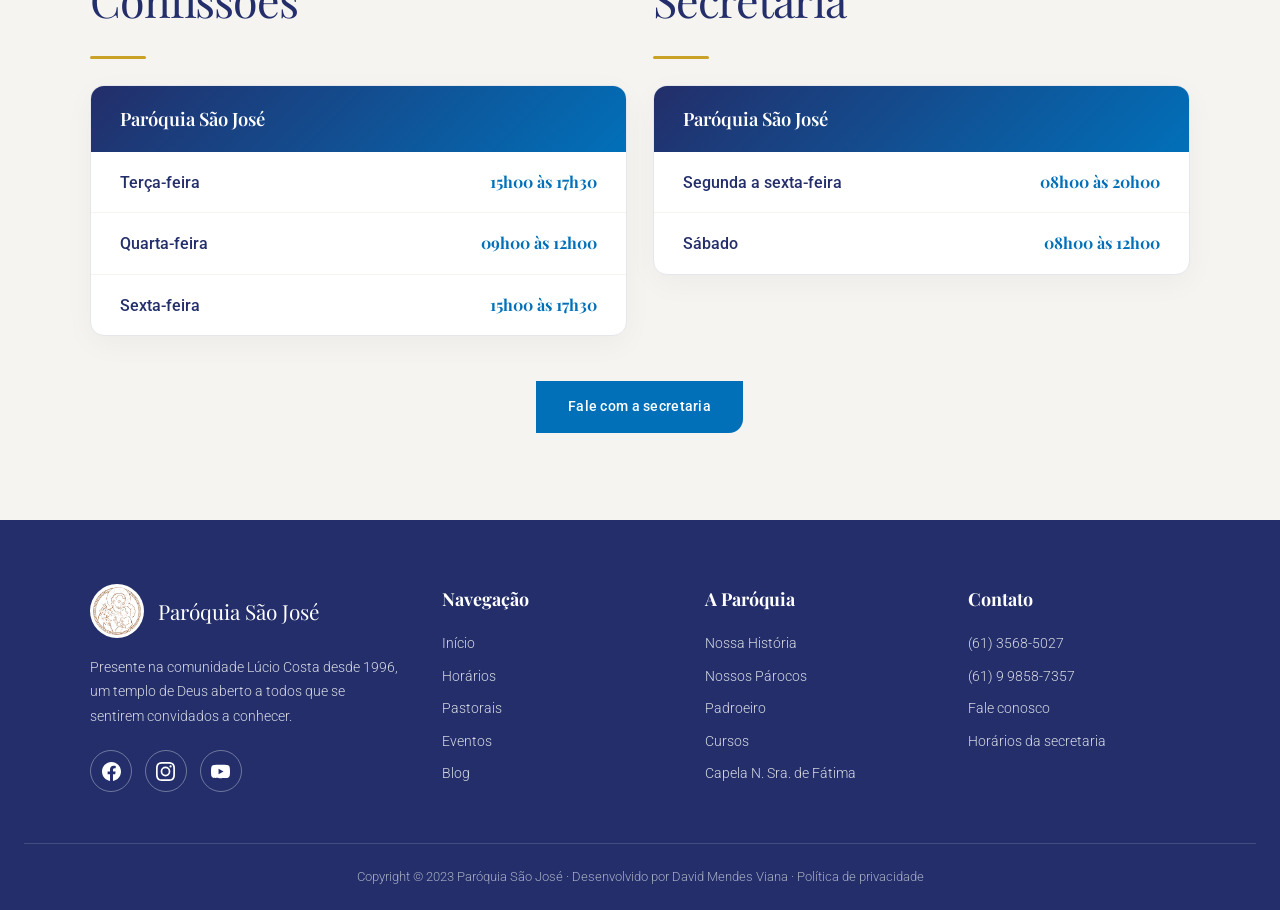
<file: horarios.html>
<!DOCTYPE html>
<html lang="pt-BR">
<head>
<meta charset="UTF-8">
<meta name="viewport" content="width=device-width, initial-scale=1.0">
<title>Horários — Paróquia São José</title>
<meta name="description" content="Horários de celebrações, confissões e secretaria da Paróquia São José.">
<link rel="icon" href="assets/img/cropped-Sao-Jose.png">
<meta name="theme-color" content="#232e6a">
<meta property="og:type" content="website">
<meta property="og:site_name" content="Paróquia São José">
<meta property="og:title" content="Horários — Paróquia São José">
<meta property="og:description" content="Horários de celebrações, confissões e secretaria da Paróquia São José.">
<meta property="og:url" content="https://plc232007.github.io/paroquia-sao-jose/horarios.html">
<meta property="og:image" content="https://plc232007.github.io/paroquia-sao-jose/assets/img/igrejacheia.webp">
<meta property="og:locale" content="pt_BR">
<meta name="twitter:card" content="summary_large_image">
<link rel="apple-touch-icon" href="./assets/img/icon-192.png">
<link rel="manifest" href="./manifest.webmanifest">
<link rel="preconnect" href="https://fonts.googleapis.com">
<link rel="preconnect" href="https://fonts.gstatic.com" crossorigin>
<link href="https://fonts.googleapis.com/css2?family=Playfair+Display:ital,wght@0,400;0,600;0,700;1,400&family=Roboto:wght@300;400;500;700&display=swap" rel="stylesheet">
<link rel="stylesheet" href="css/style.css">
</head>
<body data-raiz="./" data-pagina="horarios">
<a class="pular-conteudo" href="#conteudo">Pular para o conteúdo</a>
<div id="menu-site"></div>
<main id="conteudo" tabindex="-1">

<section class="pagina-hero">
  <span class="selo">Venha celebrar conosco</span>
  <h1>Horários</h1>
  <p class="sub">Celebrações, confissões e atendimento da secretaria paroquial.</p>
</section>

<!-- CELEBRAÇÕES -->
<section>
  <div class="container">
    <div class="titulo-secao revelar">
      <span class="rotulo">Santa Missa e Celebração da Palavra</span>
      <h2>Celebrações</h2>
      <div class="traco"></div>
    </div>
    <div class="cards" style="align-items:start">
      <div class="tabela-horarios revelar">
        <div class="cabecalho">Paróquia São José</div>
        <div class="linha-h"><span class="dia">Segunda-feira</span><span class="hora">19h00<small>Celebração da Palavra</small></span></div>
        <div class="linha-h"><span class="dia">Terça-feira</span><span class="hora">19h00<small>Santa Missa</small></span></div>
        <div class="linha-h"><span class="dia">Quarta-feira</span><span class="hora">19h00<small>Santa Missa</small></span></div>
        <div class="linha-h"><span class="dia">Quinta-feira</span><span class="hora">19h00<small>Santa Missa</small></span></div>
        <div class="linha-h"><span class="dia">Sexta-feira</span><span class="hora">19h00<small>Santa Missa</small></span></div>
        <div class="linha-h"><span class="dia">Sábado</span><span class="hora">19h00<small>Santa Missa</small></span></div>
        <div class="linha-h"><span class="dia">Domingo</span><span class="hora">07h30 · 09h30* · 19h00<small>Santa Missa</small></span></div>
        <div class="nota">* Missa com <a href="https://www.youtube.com/@paroquiasaojose8851/streams" target="_blank" rel="noopener">transmissão ao vivo no YouTube</a>.</div>
      </div>
      <div style="display:grid;gap:1.6rem">
        <div class="tabela-horarios revelar atraso-1">
          <div class="cabecalho">Capela Nossa Senhora de Fátima</div>
          <div class="linha-h"><span class="dia">Sábado</span><span class="hora">17h00<small>Santa Missa</small></span></div>
        </div>
        <div class="tabela-horarios revelar atraso-2">
          <div class="cabecalho">Prefeitura do Guará Park — Colônia Agrícola Águas Claras</div>
          <div class="linha-h"><span class="dia">Todo 2º sábado do mês</span><span class="hora">17h00<small>Santa Missa</small></span></div>
        </div>
      </div>
    </div>
  </div>
</section>

<!-- CONFISSÕES E SECRETARIA -->
<section class="fundo-cinza">
  <div class="container">
    <div class="cards" style="align-items:start">
      <div>
        <div class="titulo-secao esq revelar">
          <span class="rotulo">Sacramento da Reconciliação</span>
          <h2>Confissões</h2>
          <div class="traco"></div>
        </div>
        <div class="tabela-horarios revelar">
          <div class="cabecalho">Paróquia São José</div>
          <div class="linha-h"><span class="dia">Terça-feira</span><span class="hora">15h00 às 17h30</span></div>
          <div class="linha-h"><span class="dia">Quarta-feira</span><span class="hora">09h00 às 12h00</span></div>
          <div class="linha-h"><span class="dia">Sexta-feira</span><span class="hora">15h00 às 17h30</span></div>
        </div>
      </div>
      <div>
        <div class="titulo-secao esq revelar">
          <span class="rotulo">Atendimento</span>
          <h2>Secretaria</h2>
          <div class="traco"></div>
        </div>
        <div class="tabela-horarios revelar atraso-1">
          <div class="cabecalho">Paróquia São José</div>
          <div class="linha-h"><span class="dia">Segunda a sexta-feira</span><span class="hora">08h00 às 20h00</span></div>
          <div class="linha-h"><span class="dia">Sábado</span><span class="hora">08h00 às 12h00</span></div>
        </div>
      </div>
    </div>
    <p class="revelar" style="text-align:center;margin-top:2.8rem">
      <a class="btn btn-azul" href="contato.html">Fale com a secretaria</a>
    </p>
  </div>
</section>

</main>
<div id="rodape-site"></div>
<script src="js/main.js"></script>
</body>
</html>
</file>
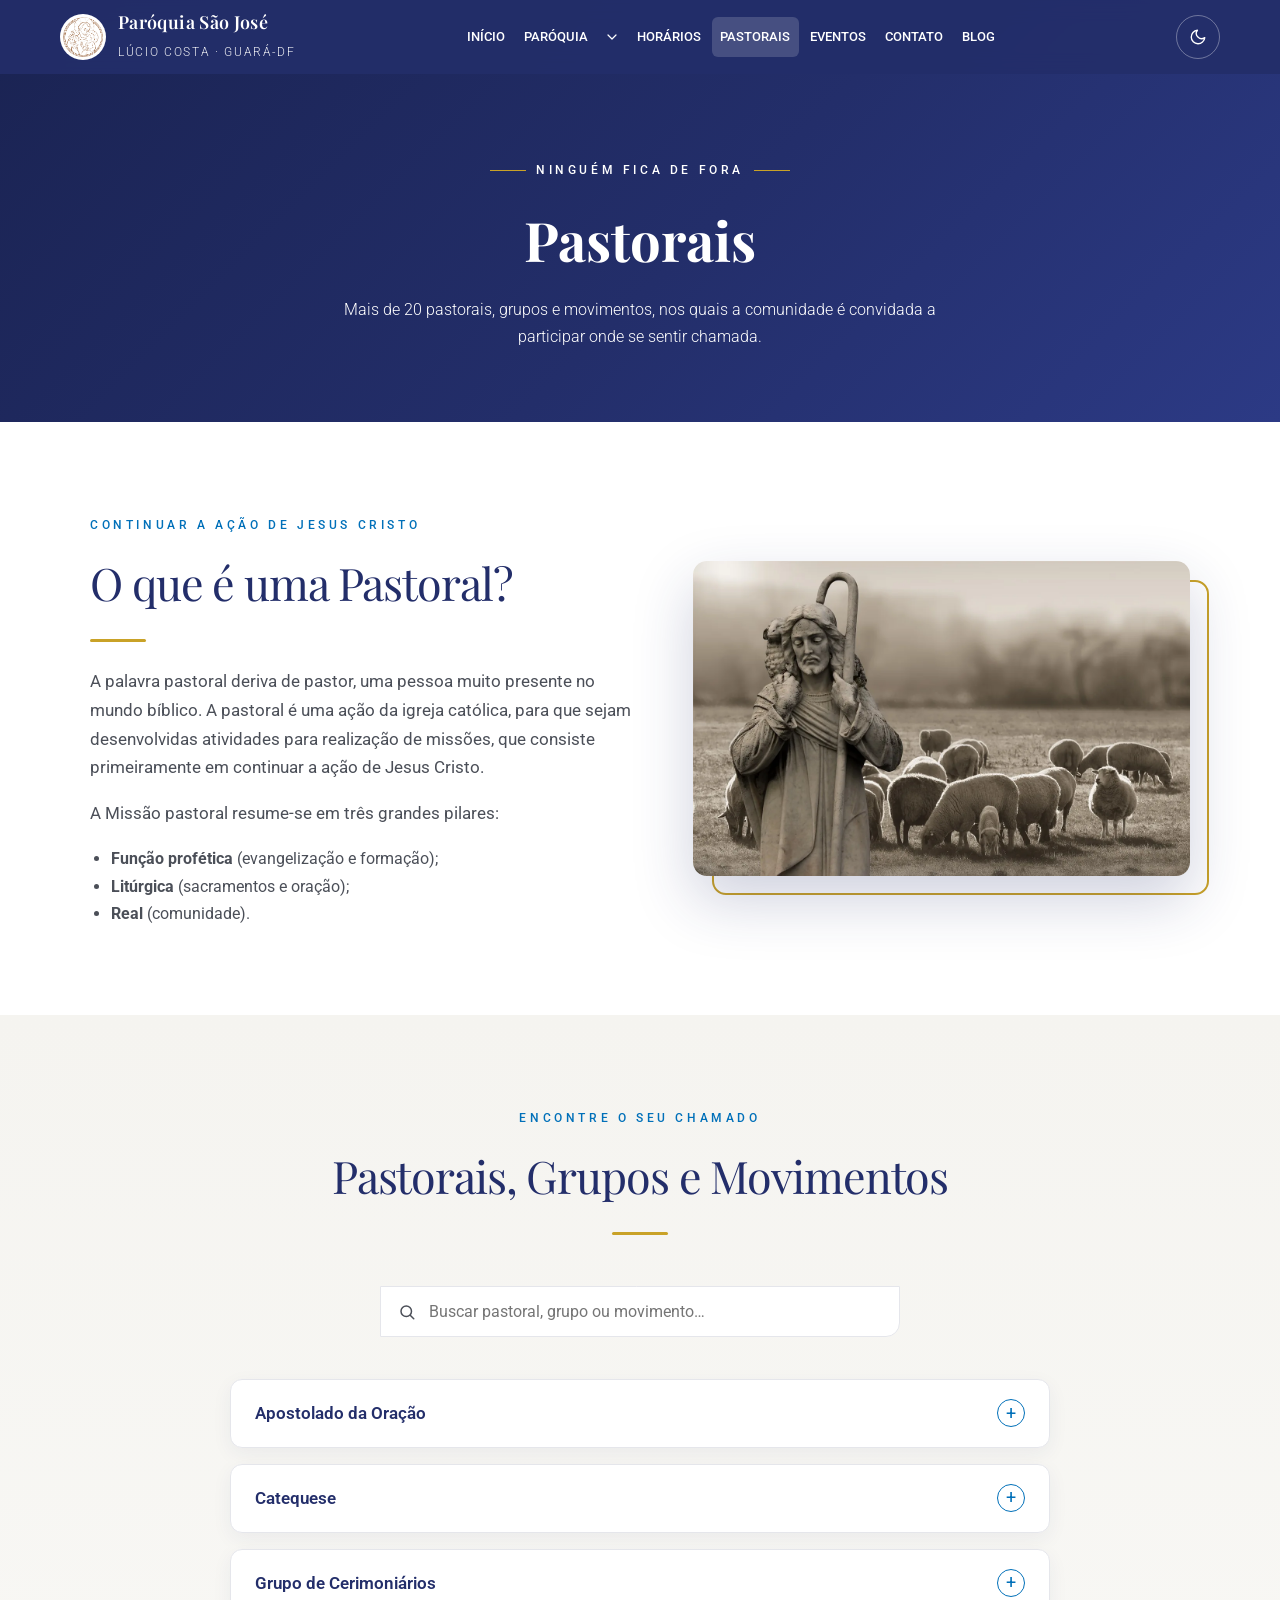
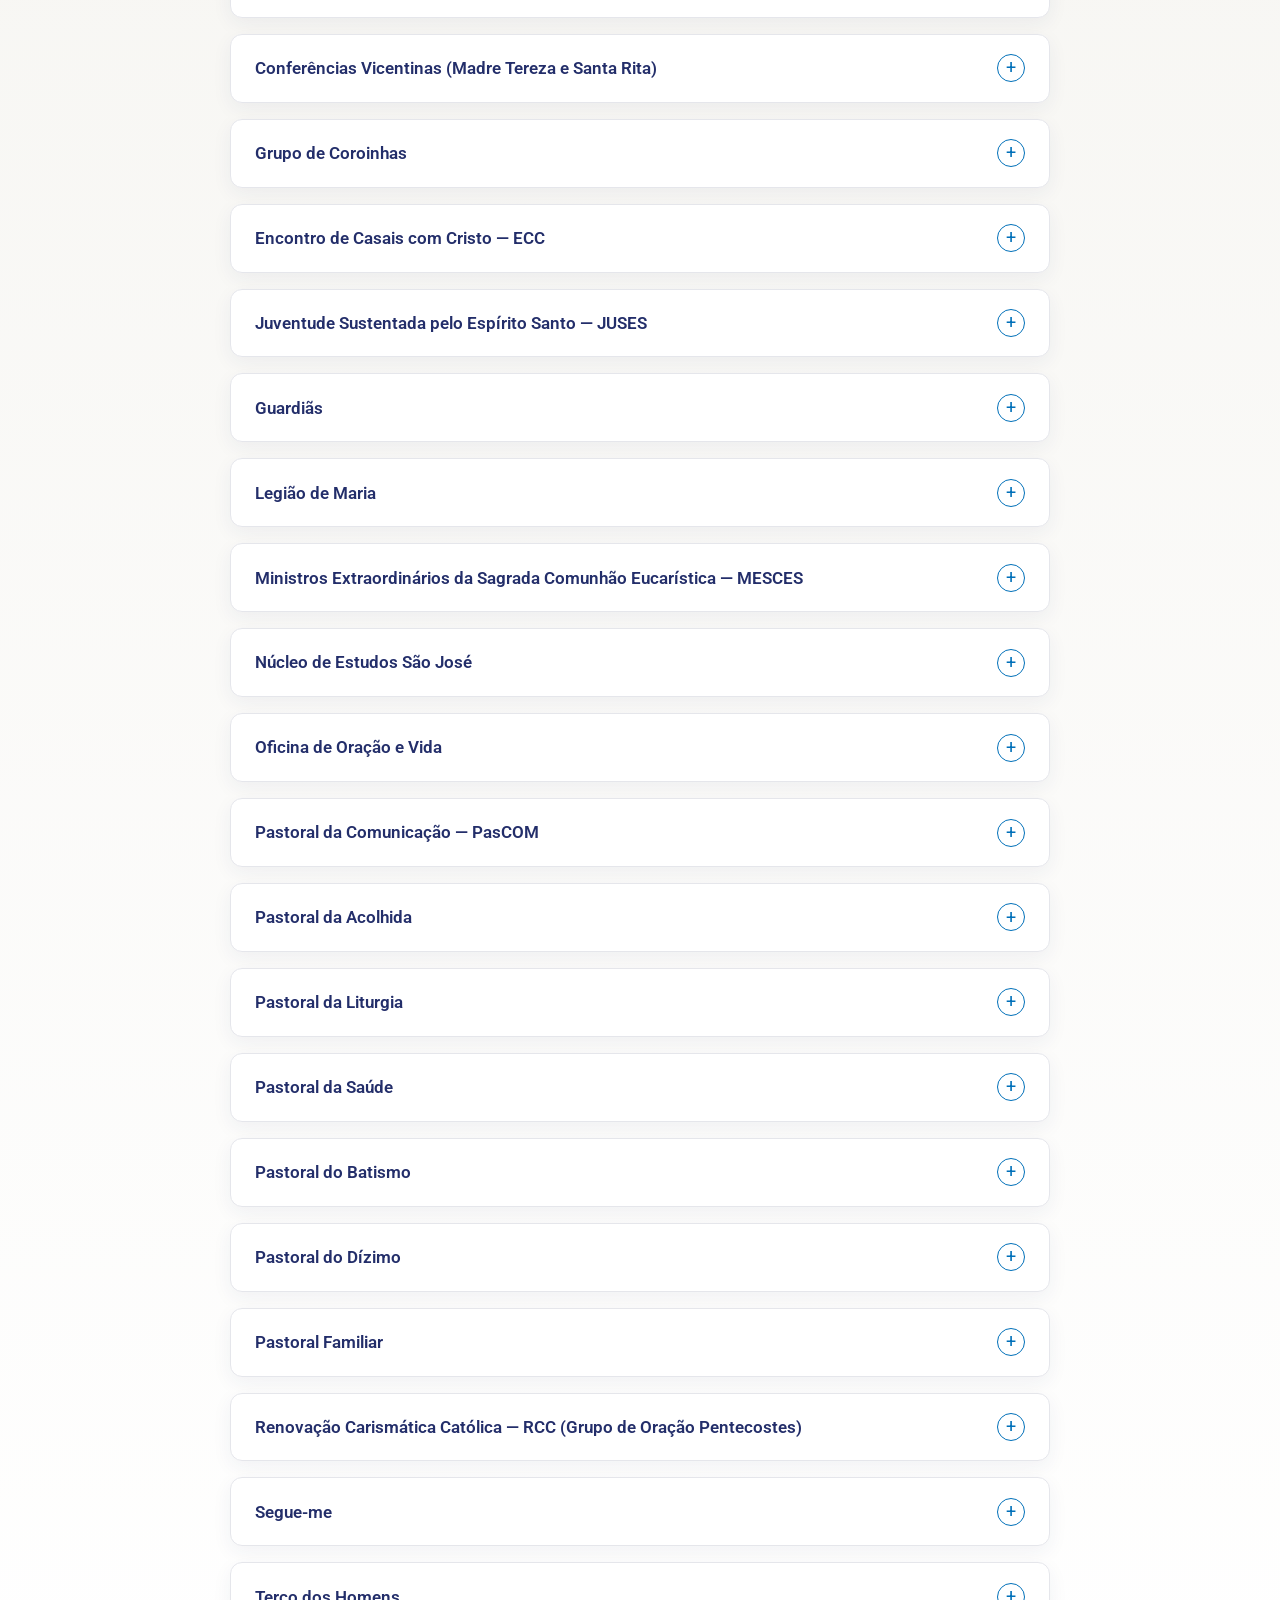
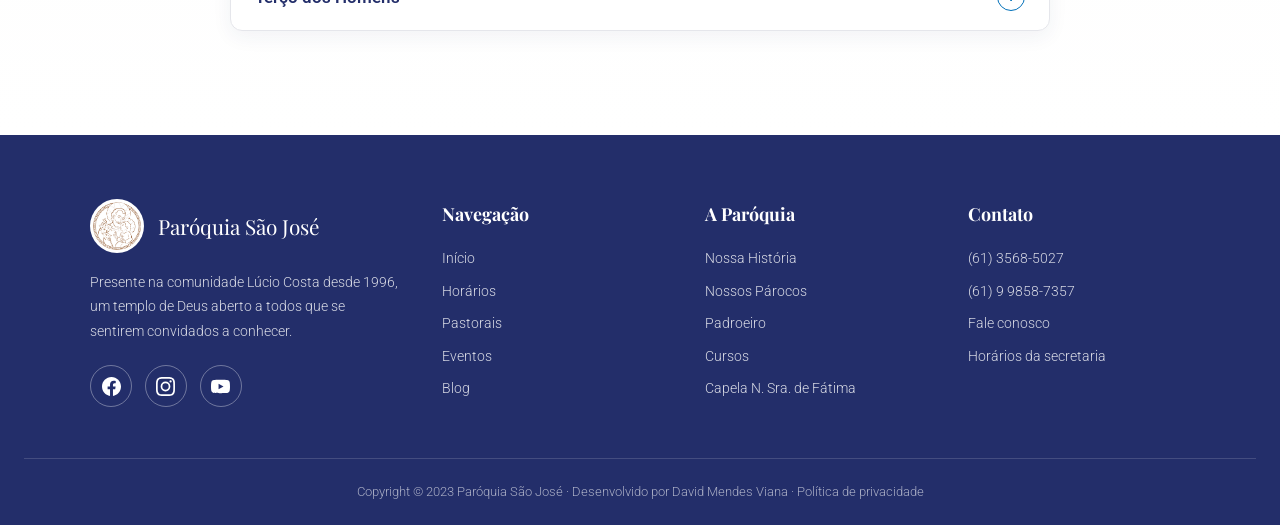
<file: pastorais.html>
<!DOCTYPE html>
<html lang="pt-BR">
<head>
<meta charset="UTF-8">
<meta name="viewport" content="width=device-width, initial-scale=1.0">
<title>Pastorais — Paróquia São José</title>
<meta name="description" content="As mais de 20 pastorais, grupos e movimentos da Paróquia São José.">
<link rel="icon" href="assets/img/cropped-Sao-Jose.png">
<meta name="theme-color" content="#232e6a">
<meta property="og:type" content="website">
<meta property="og:site_name" content="Paróquia São José">
<meta property="og:title" content="Pastorais — Paróquia São José">
<meta property="og:description" content="As mais de 20 pastorais, grupos e movimentos da Paróquia São José.">
<meta property="og:url" content="https://plc232007.github.io/paroquia-sao-jose/pastorais.html">
<meta property="og:image" content="https://plc232007.github.io/paroquia-sao-jose/assets/img/igrejacheia.webp">
<meta property="og:locale" content="pt_BR">
<meta name="twitter:card" content="summary_large_image">
<link rel="apple-touch-icon" href="./assets/img/icon-192.png">
<link rel="manifest" href="./manifest.webmanifest">
<link rel="preconnect" href="https://fonts.googleapis.com">
<link rel="preconnect" href="https://fonts.gstatic.com" crossorigin>
<link href="https://fonts.googleapis.com/css2?family=Playfair+Display:ital,wght@0,400;0,600;0,700;1,400&family=Roboto:wght@300;400;500;700&display=swap" rel="stylesheet">
<link rel="stylesheet" href="css/style.css">
</head>
<body data-raiz="./" data-pagina="pastorais">
<a class="pular-conteudo" href="#conteudo">Pular para o conteúdo</a>
<div id="menu-site"></div>
<main id="conteudo" tabindex="-1">

<section class="pagina-hero">
  <span class="selo">Ninguém fica de fora</span>
  <h1>Pastorais</h1>
  <p class="sub">Mais de 20 pastorais, grupos e movimentos, nos quais a comunidade é convidada a participar onde se sentir chamada.</p>
</section>

<!-- O QUE É UMA PASTORAL -->
<section>
  <div class="container duas-colunas">
    <div class="texto revelar-esq">
      <div class="titulo-secao esq">
        <span class="rotulo">Continuar a ação de Jesus Cristo</span>
        <h2>O que é uma Pastoral?</h2>
        <div class="traco"></div>
      </div>
      <p>A palavra pastoral deriva de pastor, uma pessoa muito presente no mundo bíblico. A pastoral é uma ação da igreja católica, para que sejam desenvolvidas atividades para realização de missões, que consiste primeiramente em continuar a ação de Jesus Cristo.</p>
      <p>A Missão pastoral resume-se em três grandes pilares:</p>
      <ul style="margin:.4rem 0 0 1.3rem;color:var(--texto-suave)">
        <li><strong>Função profética</strong> (evangelização e formação);</li>
        <li><strong>Litúrgica</strong> (sacramentos e oração);</li>
        <li><strong>Real</strong> (comunidade).</li>
      </ul>
    </div>
    <div class="moldura revelar-dir">
      <img loading="lazy" decoding="async" src="assets/img/pastor.webp" alt="Pastor com seu rebanho">
    </div>
  </div>
</section>

<!-- LISTA DE PASTORAIS -->
<section class="fundo-degrade">
  <div class="container-estreito">
    <div class="titulo-secao revelar">
      <span class="rotulo">Encontre o seu chamado</span>
      <h2>Pastorais, Grupos e Movimentos</h2>
      <div class="traco"></div>
    </div>
    <div class="busca-wrap revelar">
      <svg viewBox="0 0 24 24"><circle cx="11" cy="11" r="7"/><path d="m21 21-4.35-4.35"/></svg>
      <input type="search" id="buscaPastoral" placeholder="Buscar pastoral, grupo ou movimento…" aria-label="Buscar pastoral">
    </div>

    <details class="acordeao revelar">
      <summary>Apostolado da Oração<span class="mais">+</span></summary>
      <div class="conteudo">
        <p>O Apostolado da Oração, também conhecido como Rede Mundial de Oração do Papa, é uma rede mundial de oração a serviço dos desafios da humanidade e da missão da Igreja, expressos nas intenções mensais de oração do Papa.</p>
        <p>Rezar por estas intenções abre-nos os olhos e o coração à dimensão do mundo, fazendo nossas as alegrias e esperanças, as dores e os sofrimentos de todos os nossos irmãos e irmãs.</p>
        <p>Na nossa paróquia o apostolado foi fundado em 12 de outubro de 1998.</p>
        <p>A reunião acontece toda primeira sexta-feira do mês após a missa das 19h, a qual somos responsáveis.</p>
        <p>Se sinta convidado a fazer parte desta grande obra de evangelização.</p>
        <img loading="lazy" decoding="async" src="assets/img/apostoladodaoracao.webp" alt="Apostolado da Oração">
      </div>
    </details>

    <details class="acordeao revelar">
      <summary>Catequese<span class="mais">+</span></summary>
      <div class="conteudo">
        <p>A Catequese é o ensino da Palavra de Deus, especialmente do Evangelho do Messias e o encontro com sua Pessoa: “Ide, pois, e ensinai a todas as nações; batizai-as em nome do Pai, do Filho e do Espírito Santo. Ensinai-as a observar tudo o que vos prescrevi. Eis que estou convosco todos os dias, até o fim do mundo” (Mt 28, 19-20).</p>
        <p>A Pastoral da Catequese é a responsável pela evangelização de crianças (a partir de 5 anos de idade), jovens e adultos. Os encontros semanais buscam levá-los a uma experiência com Deus, a partir da interação entre fé e vida, com o objetivo de atingir a maturidade cristã.</p>
        <p>As inscrições se iniciam na segunda quinzena de janeiro, se estendendo até o final do mês de fevereiro, mediante pagamento de taxa e entrega da documentação necessária (cópia da Certidão de Nascimento ou RG; cópia da Lembrança de Batismo, para todos que já são batizados; cópia da Lembrança de Eucaristia, para todos que já receberam esse sacramento). Os catequizandos do ano anterior devem realizar renovação de inscrição, pagamento de taxa e entrega de documentação, se for o caso.</p>
        <p>Lembramos que a catequese está presente em todas as idades e deve ser uma trajetória contínua de educação na fé. Por isso, é importante que os pais fomentem nas crianças desde cedo a vivência da fé cristã partilhada em comunidade.</p>
        <p><strong>Você sente o chamado a ser catequista?</strong> Se você já recebeu os sacramentos de iniciação cristã (Batismo, Eucaristia e Crisma) e reconhece o chamado por Cristo, para estar com Ele, para ser seu discípulo, para experimentar a graça do envio, para sair a anunciar, procure os coordenadores da Pastoral da Catequese.</p>
      </div>
    </details>

    <details class="acordeao revelar">
      <summary>Grupo de Cerimoniários<span class="mais">+</span></summary>
      <div class="conteudo">
        <p>Os cerimoniários da Paróquia São José desempenham um papel crucial na celebração das liturgias, garantindo que todos os rituais ocorram com a máxima reverência e ordem.</p>
        <p>Seu compromisso inclui auxiliar o padre no altar, assegurando que todos os objetos litúrgicos estejam prontos e em conformidade com as normas da Igreja. Eles são encarregados de verificar o missal, o livro litúrgico que contém as orações e leituras da missa, para que a celebração siga o roteiro litúrgico estabelecido.</p>
        <p>Na Igreja Católica surgiram historicamente para auxiliar no decoro e ordem durante as celebrações litúrgicas, desempenhando papéis importantes na organização dos ritos e no auxílio ao clero. Suas funções evoluíram ao longo dos séculos para acomodar as necessidades da igreja e da liturgia.</p>
      </div>
    </details>

    <details class="acordeao revelar">
      <summary>Conferências Vicentinas (Madre Tereza e Santa Rita)<span class="mais">+</span></summary>
      <div class="conteudo">
        <p>A Sociedade de São Vicente de Paulo (SSVP) é uma organização internacional de caridade que tem como objetivo ajudar as pessoas em situação de vulnerabilidade. A SSVP foi fundada em 1833, em Paris, por um grupo de jovens liderados por Frederico Ozanam, inspirados pelo carisma de São Vicente de Paulo.</p>
        <p>O carisma da SSVP é baseado nos princípios da caridade, justiça e fraternidade. Os membros da SSVP, conhecidos como vicentinos, realizam visitas regulares às famílias carentes, oferecendo apoio material, emocional e espiritual. Eles também organizam campanhas de arrecadação de alimentos, roupas e recursos financeiros para ajudar aqueles que estão em necessidade.</p>
        <p>As reuniões da Conferência Santa Teresa de Calcutá acontecem às segundas-feiras às 19h30 no centro catequético da igreja e as reuniões da Conferência Santa Rita de Cássia acontecem às quintas-feiras, também às 19h30 e no centro catequético da igreja. São momentos importantes para os vicentinos discutirem as necessidades da comunidade, planejarem ações de caridade e refletirem sobre seu compromisso com os mais necessitados.</p>
      </div>
    </details>

    <details class="acordeao revelar">
      <summary>Grupo de Coroinhas<span class="mais">+</span></summary>
      <div class="conteudo">
        <p>O Grupo de Coroinhas é um movimento voltado para crianças e jovens que já tenham a sua Primeira Eucaristia. É um lugar onde a criança tem a oportunidade de servir a Igreja e desenvolver seu amor por Jesus Eucarístico.</p>
        <p>Ser coroinha não é tão somente ajudar o padre na missa, mas viver a Liturgia e amar a nossa fé através da doação do servir.</p>
        <p>Para ser um coroinha, primeiramente é necessário querer! Deve ser uma decisão conjunta com os pais logicamente, mas antes de mais nada deve vir da criança esse desejo.</p>
        <p>Temos curso para novos coroinhas sempre no início do ano, com inscrições que iniciam em janeiro. O curso tem a duração de 2 meses e acontece aos sábados na parte da tarde. Após a criança se tornar uma coroinha, temos reuniões quinzenais de formação, que acontecem nas sextas-feiras.</p>
        <img loading="lazy" decoding="async" src="assets/img/coroinhas.webp" alt="Grupo de Coroinhas">
      </div>
    </details>

    <details class="acordeao revelar">
      <summary>Encontro de Casais com Cristo — ECC<span class="mais">+</span></summary>
      <div class="conteudo">
        <p>O Encontro de Casais com Cristo (ECC) é um movimento religioso voltado a casais. Tem como objetivo a evangelização. Ajuda os casais a desenvolverem um relacionamento sadio, o entendimento da beleza e importância do Sacramento do Matrimônio.</p>
        <p>O ECC é fundamentado nos pilares da Simplicidade, da Oração, da Doação, da Alegria e da Pobreza. Esse belíssimo movimento está à disposição do serviço apostólico, que tem por missão levar o evangelho às famílias, tornar Jesus conhecido, propagar o seu amor.</p>
        <p>O ECC prepara as famílias para viver como famílias cristãs, testemunho de vida e de fé. Desperta os cristãos para o serviço pastoral, os torna colaboradores da missão salvífica de Jesus.</p>
        <p>Para participar é simples: junte-se a nós no encontro anual de três dias e faça parte desse movimento.</p>
      </div>
    </details>

    <details class="acordeao revelar">
      <summary>Juventude Sustentada pelo Espírito Santo — JUSES<span class="mais">+</span></summary>
      <div class="conteudo">
        <p>O grupo de jovens JUSES (Juventude Sustentada pelo Espírito Santo), fundado pelo querido Paulo Noé de Alcântara Filho no ano de 2006, foi inicialmente uma ideia de juntar alguns jovens na Paróquia para evangelizar.</p>
        <p>No começo, foi um trabalho bem árduo, mas ao longo do tempo foi ganhando forma com as suas reuniões e com uma de suas atividades mais importantes, o Retiro Nova Geração. Esse retiro é realizado anualmente e é a porta de entrada para muitos jovens na Igreja Católica Apostólica Romana.</p>
        <p>Como padroeira do nosso grupo, quem está sempre intercedendo por nós e quem nos escolheu, é o título de Nossa Senhora do Carmo. Igualmente é ela quem nos ajuda a manter os três pilares do grupo: Oração, Estudo e Vida Fraterna.</p>
        <p>Como forma de manter a espiritualidade do grupo, realizamos terços nas casas, passeios e atividades internas e externas.</p>
        <p>Ana Beatriz Rique Matheus e Andressa Fernandes Gonçalves, atuais coordenadoras do JUSES, convidamos você jovem a participar e ter uma experiência no nosso grupo. Nossas reuniões acontecem toda quarta à noite e com muita alegria te receberemos.</p>
      </div>
    </details>

    <details class="acordeao revelar">
      <summary>Guardiãs<span class="mais">+</span></summary>
      <div class="conteudo">
        <p>As Guardiãs da Eucaristia são uma pastoral responsável por cuidar e zelar de Jesus Eucarístico. Na Santa Missa, as Guardiãs ficam atentas, desde o momento da consagração, para garantir que será tomado o devido cuidado com a Eucaristia, zelando e guardando o corpo de Cristo.</p>
        <p>Para ser uma guardiã, é necessário ter o Sacramento do Crisma, pois é a confirmação de nossa fé.</p>
        <p>Quer ser uma guardiã? Entre em contato com a Secretaria Paroquial.</p>
      </div>
    </details>

    <details class="acordeao revelar">
      <summary>Legião de Maria<span class="mais">+</span></summary>
      <div class="conteudo">
        <p>A Legião de Maria é uma associação de católicos que tem como objetivo levar Jesus através de Maria. Com evangelização, acolhimento às famílias e oração!</p>
        <p>As reuniões acontecem às terças-feiras, de 15 em 15 dias, às 15h na sala do Centro Catequético.</p>
      </div>
    </details>

    <details class="acordeao revelar">
      <summary>Ministros Extraordinários da Sagrada Comunhão Eucarística — MESCES<span class="mais">+</span></summary>
      <div class="conteudo">
        <p>O Ministro Extraordinário da Sagrada Comunhão é um leigo ou leiga a quem é dada a permissão de distribuir a comunhão aos fiéis na missa ou fora da missa em situações de enfermidades, velhices e dificuldade de locomoção, administrar o viático, fazer exposição do Santíssimo Sacramento, mas sem a benção, e presidir a celebração da palavra na ausência do sacerdote ou diácono.</p>
        <p>A idade mínima para ser um mesce é de 21 anos e a escolha se dá por indicação de outros mesce ao pároco, onde a pessoa faz uma formação inicial para começar a exercer seu ministério e depois continua fazendo todos os anos uma formação permanente.</p>
      </div>
    </details>

    <details class="acordeao revelar">
      <summary>Núcleo de Estudos São José<span class="mais">+</span></summary>
      <div class="conteudo">
        <p>O Núcleo de Estudos São José tem por objetivo ser instrumento de formação permanente para a comunidade.</p>
        <p><em>Sabei dar a razão da vossa esperança (1Pd 3,15).</em></p>
        <p>Os encontros ocorrem no auditório do centro catequético da paróquia. As programações anuais dos encontros são divulgadas nas missas e nas redes sociais da paróquia e as inscrições são abertas em fevereiro de cada ano.</p>
      </div>
    </details>

    <details class="acordeao revelar">
      <summary>Oficina de Oração e Vida<span class="mais">+</span></summary>
      <div class="conteudo">
        <p>A Oficina de Oração e Vida ensina um método prático para aprender a orar e orar de uma maneira ordenada, variada e progressiva: desde os primeiros passos até as profundidades da contemplação.</p>
        <p>As Oficinas são um método de evangelização que está integralmente baseado na Palavra de Deus. O ponto central de cada reunião é a leitura e a meditação da palavra.</p>
        <p>A oficina ocorre em datas específicas no ano. Para mais informações, entre em contato com a secretaria paroquial.</p>
      </div>
    </details>

    <details class="acordeao revelar">
      <summary>Pastoral da Comunicação — PasCOM<span class="mais">+</span></summary>
      <div class="conteudo">
        <p>A Pastoral da Comunicação (PasCom) busca, por meio da comunicação, seja pessoal ou por outros meios, anunciar o evangelho, promover a comunhão dentro da igreja, entre os fiéis, o clero, as pastorais, movimento e comunidade externa.</p>
        <p>A PasCom é comunhão, é ligação entre as atividades, pastorais, movimentos, associações que existem na comunidade, bem como com os meios de comunicação (mídias sociais, jornais de bairro, rádios comunitárias, etc.), dando pulsação nas atividades e sendo comunhão entre elas.</p>
        <p>Sendo assim, a missão da PasCom da Paróquia São José é evangelizar a partir de uma comunicação mais fraterna, tendo como objetivo concreto promover a cultura católica na comunidade paroquial, fazendo isso a partir de eventos que promovam oportunidades de diálogo, divulgando e registrando as atividades paroquiais, evangelizando através das mídias sociais e desenvolvendo ferramentas que tornem as atividades mais efetivas.</p>
        <p>Para ser agente da PasCom, basta ter interesse em atuar e/ou aprender a realizar atividades relacionadas à comunicação (escrever, fotografar, mediar redes sociais, organizar eventos, planejar, filmar, etc). Não há necessidade de ter habilidades prévias. Para mais informações entre em contato com um dos membros da pastoral ou com a secretaria paroquial.</p>
      </div>
    </details>

    <details class="acordeao revelar">
      <summary>Pastoral da Acolhida<span class="mais">+</span></summary>
      <div class="conteudo">
        <p>“A Pastoral da Acolhida é parte integrante do processo de evangelização da paróquia, porque ajuda a revelar, nos seus membros e nas ações por ela desenvolvidas, o rosto acolhedor de Jesus, cheio de misericórdia e compaixão.</p>
        <p>A acolhida como graça não espera nada em troca, simplesmente porque ama e quer que todos estejam unidos.</p>
        <p>Por isso, a Pastoral da Acolhida, antes de ser um trabalho, uma tarefa ou mais uma pastoral, é uma atitude evangélica que brota de um coração convertido pelo amor misericordioso do pai; é uma ação concreta que ajuda as pessoas a se sentirem mais importantes, a se verem como filhos e filhas de Deus.”</p>
        <p><em>Retirado do livro de José Carlos Pereira, livro de formação da Pastoral da Acolhida.</em></p>
        <p>Ficamos no acolhimento de todas as missas de finais de semana e as missas solenes.</p>
      </div>
    </details>

    <details class="acordeao revelar">
      <summary>Pastoral da Liturgia<span class="mais">+</span></summary>
      <div class="conteudo">
        <p><strong>Papel evangelizador:</strong> se envolver com as Missas, festas da Igreja. Devemos nos direcionar para as celebrações, comentaristas, leitores, música e todos os envolvidos na celebração, e ainda ser apoio às pastorais responsáveis no que for necessário. Não devemos enterrar nossos dons, e sim colocá-los a serviço.</p>
        <p><strong>Reunião:</strong> mensal, na quarta-feira, após a reunião do CPP, no Centro Catequético.</p>
        <p><strong>Missas responsáveis:</strong></p>
        <ul>
          <li>Terceiro sábado às 19h00;</li>
          <li>Quarto domingo às 07h30;</li>
          <li>Quinto domingo às 07h30;</li>
          <li>Durante a semana, terças-feiras e quartas-feiras às 19h00.</li>
        </ul>
      </div>
    </details>

    <details class="acordeao revelar">
      <summary>Pastoral da Saúde<span class="mais">+</span></summary>
      <div class="conteudo">
        <p>A Pastoral da Saúde é a ação evangelizadora de todo o povo de Deus, comprometido em promover, preservar, defender, cuidar e celebrar a vida, tornando presente no mundo de hoje a ação libertadora de Cristo na área da saúde.</p>
        <p>Tem como objetivo evangelizar com renovado ardor missionário o mundo da saúde, à luz da opção preferencial pelos pobres e enfermos, participando da construção de uma sociedade justa e solidária a serviço da vida. A pastoral também tem como missão promover, preservar, defender, cuidar e celebrar a vida.</p>
        <p>Em nossa paróquia a pastoral atua nas visitas aos idosos e enfermos da comunidade. No Hospital do Guará, todas as segundas-feiras, rezam com os doentes o Santo Terço e nas quintas-feiras são responsáveis pela Santa Missa.</p>
        <p>Para fazer parte da Pastoral da Saúde, procure um membro da equipe ou a secretaria paroquial. As reuniões acontecem quinzenalmente nas terças-feiras às 19h30.</p>
      </div>
    </details>

    <details class="acordeao revelar">
      <summary>Pastoral do Batismo<span class="mais">+</span></summary>
      <div class="conteudo">
        <p>O Batismo é o primeiro sacramento da Iniciação Cristã. Sem o Batismo não se pode receber nenhum outro sacramento. Quando Cristo enviou a seus Apóstolos por todo o mundo, disse-lhes: “Ide, pois, e fazei discípulos a todas as gentes, batizando-as em nome do Pai e do Filho e do Espírito Santo” (Mateus 28,19). “O que crer e for batizado, será salvo; mas o que não crer, será condenado” (Marcos 16,16).</p>
        <p>A Pastoral do Batismo da Paróquia São José do Lúcio Costa Guará realiza o Encontro de Pais e Padrinhos para o Batismo todo primeiro sábado do mês. O batizado é celebrado no terceiro domingo, após a Missa das 10h00. Para ser padrinho de Batismo precisa ser crismado e levar uma vida de verdadeiro cristão.</p>
        <p>O objetivo do Encontro de Pais e Padrinhos é conscientizar pais e padrinhos do que é o Batismo, e qual o compromisso que através dele se assume com Deus e com a comunidade paroquial. É demonstrar que este sacramento não se resume apenas em batizar. É necessário vivenciar, testemunhar e ensinar filhos e afilhados a serem cristãos autênticos e fiéis seguidores de Jesus Cristo.</p>
        <p>O padrinho e a madrinha são vistos como pais espirituais, pois assumem o compromisso de se responsabilizar pela formação cristã do afilhado. Em caso da falta dos pais, os padrinhos assumem a educação cristã do afilhado, tendo como referência o princípio cristão. Os temas trabalhados no Encontro de Pais e Padrinhos procuram conscientizar para o verdadeiro comprometimento que eles deverão assumir diante da Igreja e de Deus.</p>
        <p>Para ingressar na Pastoral do Batismo é preciso ser crismado e assumir o compromisso de estudar a Igreja Católica, as Sagradas Escrituras, o Catecismo, o Rito do Batismo e levar uma vida de cristão.</p>
      </div>
    </details>

    <details class="acordeao revelar">
      <summary>Pastoral do Dízimo<span class="mais">+</span></summary>
      <div class="conteudo">
        <p>A Pastoral do Dízimo tem como missão promover a conscientização sobre a necessidade e importância do Dízimo em nossa comunidade e são responsáveis pelo atendimento à comunidade no balcão do dízimo.</p>
        <p>A pastoral é responsável por selecionar mensalmente os nomes dos aniversariantes dizimistas que são afixados no mural do balcão do dízimo, além de serem incluídos nas intenções da Santa Missa. Os dizimistas aniversariantes recebem também um cartão assinado pelo padre Olmer.</p>
        <p>No final de cada ano são entregues cartões de Natal e um calendário para todos os dizimistas.</p>
        <p><strong>Saiba mais:</strong> o dízimo é uma expressão de gratidão a Deus por tudo o que recebemos. É uma contribuição voluntária, regular, periódica e proporcional aos rendimentos recebidos, que todo batizado deve assumir como sua obrigação em relação à manutenção da vida da igreja.</p>
        <p>O dízimo possui quatro dimensões: religiosa, eclesial, missionária e caritativa.</p>
        <p>A primeira dimensão do dízimo é a <strong>RELIGIOSA</strong>: tem a ver com a relação do cristão com Deus. Contribuindo com parte de seus bens, o fiel cultiva e aprofunda sua relação com aquele de quem provém tudo o que ele é e tudo o que ele tem, e expressa, na gratidão, sua fé e sua conversão.</p>
        <p>O dízimo também tem uma dimensão <strong>ECLESIAL</strong>. Com o dízimo o fiel vivencia sua consciência de ser membro da Igreja, pela qual é corresponsável, contribuindo para que a comunidade disponha do necessário para realizar o culto divino e para desenvolver sua missão.</p>
        <p>O dízimo tem uma dimensão <strong>MISSIONÁRIA</strong>. O fiel, corresponsável por sua comunidade, toma consciência de que há muitas comunidades que não conseguem prover suas necessidades com os próprios recursos e que precisam da colaboração de outras.</p>
        <p>O dízimo tem ainda uma dimensão <strong>CARITATIVA</strong>, que se manifesta no cuidado com os pobres, por parte da comunidade. Uma das características das primeiras comunidades cristãs era de que “entre eles ninguém passava necessidade”, pois tudo era distribuído conforme a necessidade de cada um.</p>
      </div>
    </details>

    <details class="acordeao revelar">
      <summary>Pastoral Familiar<span class="mais">+</span></summary>
      <div class="conteudo">
        <p>A Pastoral Familiar é um serviço que se realiza na Igreja e com a Igreja, de forma organizada e planejada através de agentes específicos, com metodologia própria, tendo como objetivo apoiar a família a partir da realidade em que se encontra, para que possa existir e viver dignamente, estabelecer relacionamentos e formar as novas gerações conforme o plano de Deus.</p>
        <p>Abrange todas as famílias, independente de sua situação familiar, com o propósito de promover a inclusão e resgatar os valores e a dignidade de cada pessoa. A missão da pastoral é a defesa e promoção da pessoa em todas as etapas e circunstâncias da vida e a defesa dos valores cristãos para o matrimônio e os relacionamentos pessoais e familiares.</p>
        <p>Para saber como fazer parte da pastoral, procure um membro da equipe ou a secretaria paroquial. As reuniões ocorrem toda quinta-feira, às 20h00.</p>
      </div>
    </details>

    <details class="acordeao revelar">
      <summary>Renovação Carismática Católica — RCC (Grupo de Oração Pentecostes)<span class="mais">+</span></summary>
      <div class="conteudo">
        <p>O Grupo de Oração Pentecostes, fundado no ano de 1998, na Paróquia São José, faz parte do Movimento Eclesial da Renovação Carismática: “A corrente de graça”, como bem definiu o Papa Francisco, na 37ª Convocação da Renovação na Itália, em 2014.</p>
        <p>A Renovação Carismática nasceu “de um desejo do Espírito Santo como uma corrente de graça na Igreja e para a Igreja” e, por meio da difusão da Cultura de Pentecostes e da graça do batismo no Espírito Santo, somos chamados a construir a grande Civilização do Amor.</p>
        <p>Ser Renovação Carismática Católica é ser Igreja, é reconhecer-se filho de Deus, mas é também estar a serviço do bem comum em conformidade com o Evangelho do Senhor.</p>
        <p>O grupo se reúne na nave paroquial todas as quintas-feiras, das 20h00 às 21h30. Participe conosco!!</p>
      </div>
    </details>

    <details class="acordeao revelar">
      <summary>Segue-me<span class="mais">+</span></summary>
      <div class="conteudo">
        <p>O movimento SEGUE-ME surge como resposta ao chamado de amor e salvação de Cristo, propondo-se a despertar nos jovens uma visão cristã da realidade e incentivá-los a adotar responsabilidades alinhadas com os ensinamentos do Evangelho.</p>
        <p>Seus principais objetivos incluem proporcionar orientação catequética, envolver os jovens em pastorais nas paróquias, ajudar na descoberta da vocação ao serviço, seja na igreja, na vida religiosa, no matrimônio cristão, ou no serviço à família e sociedade.</p>
        <p>Além disso, o movimento busca ser um instrumento evangelizador, promovendo o diálogo e entendimento entre jovens e adultos para fortalecer os laços familiares e comunitários.</p>
        <p>Para participar é simples: junte-se a nós no encontro anual de três dias e faça parte desse movimento transformador.</p>
      </div>
    </details>

    <details class="acordeao revelar">
      <summary>Terço dos Homens<span class="mais">+</span></summary>
      <div class="conteudo">
        <p>No Brasil, o Terço dos Homens foi fundado pelo Frei Peregrino no dia 08 de setembro de 1936 no povoado de Providência, hoje cidade de Itabi, no estado de Sergipe.</p>
        <p>Mesmo com relatos da primeira metade do século XX, o Terço dos Homens começou de maneira institucional ao final dos anos 90 entre as paróquias de cidades do nordeste do país. Desde então, foi ganhando unidade entre as paróquias vizinhas até chegar ao sudeste, ao sul e outras regiões do país.</p>
        <p>Na Paróquia São José, teve início em 03 de junho de 2008, com a coordenação do paroquiano Sr. João Barbosa, sendo pároco Padre Olmer Guerrero Garcia, ficando a terça-feira, após a Missa, como dia da celebração.</p>
        <p>A oração do Terço por comunidades de homens é uma maneira extremamente produtiva de criar um vínculo, pois mais do que acompanhar o rosário, esse é o espaço onde muitas graças são compartilhadas.</p>
        <p>No dia 20/04/2023, foi publicada no Diário Oficial da União a instituição do Dia Nacional do Terço dos Homens, celebrado em 08 de setembro. Esta data foi escolhida por ter sido a primeira manifestação do movimento no Brasil.</p>
      </div>
    </details>
  </div>
</section>

</main>
<div id="rodape-site"></div>
<script src="js/main.js"></script>
</body>
</html>
</file>
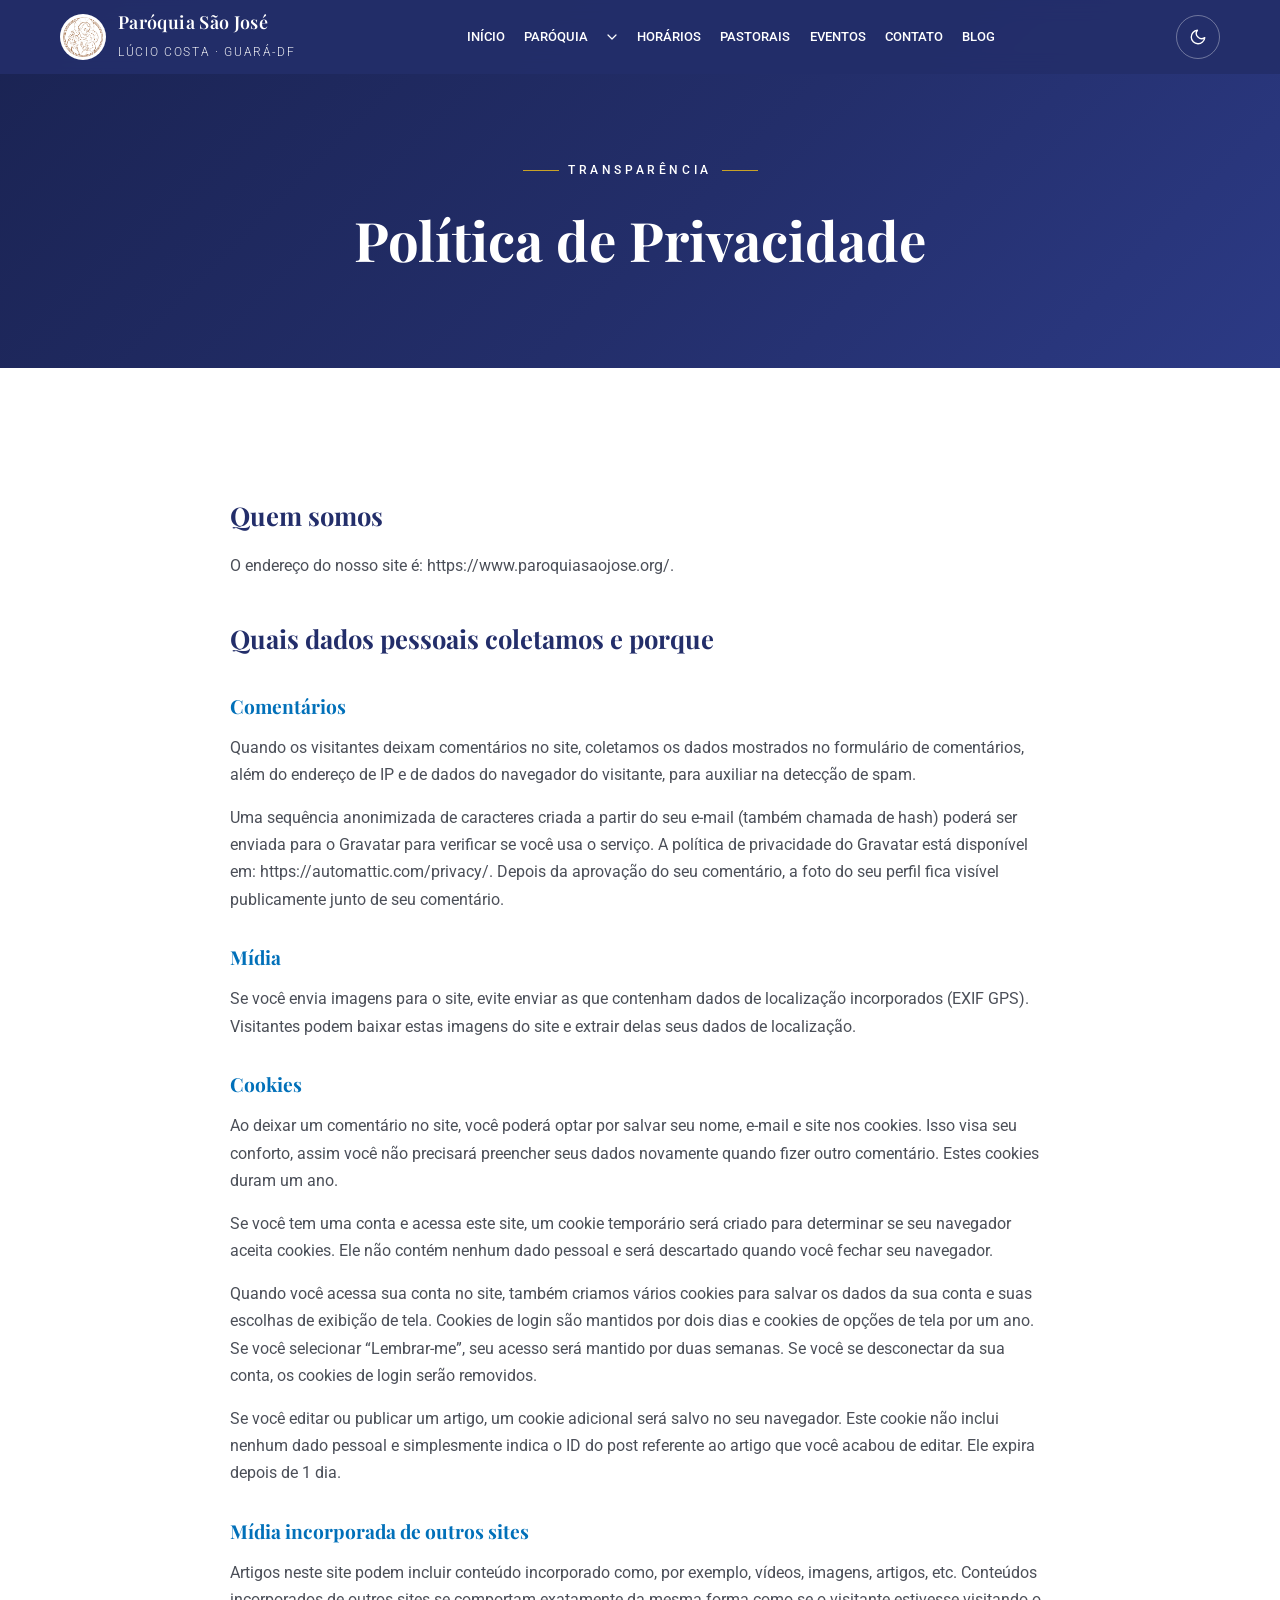
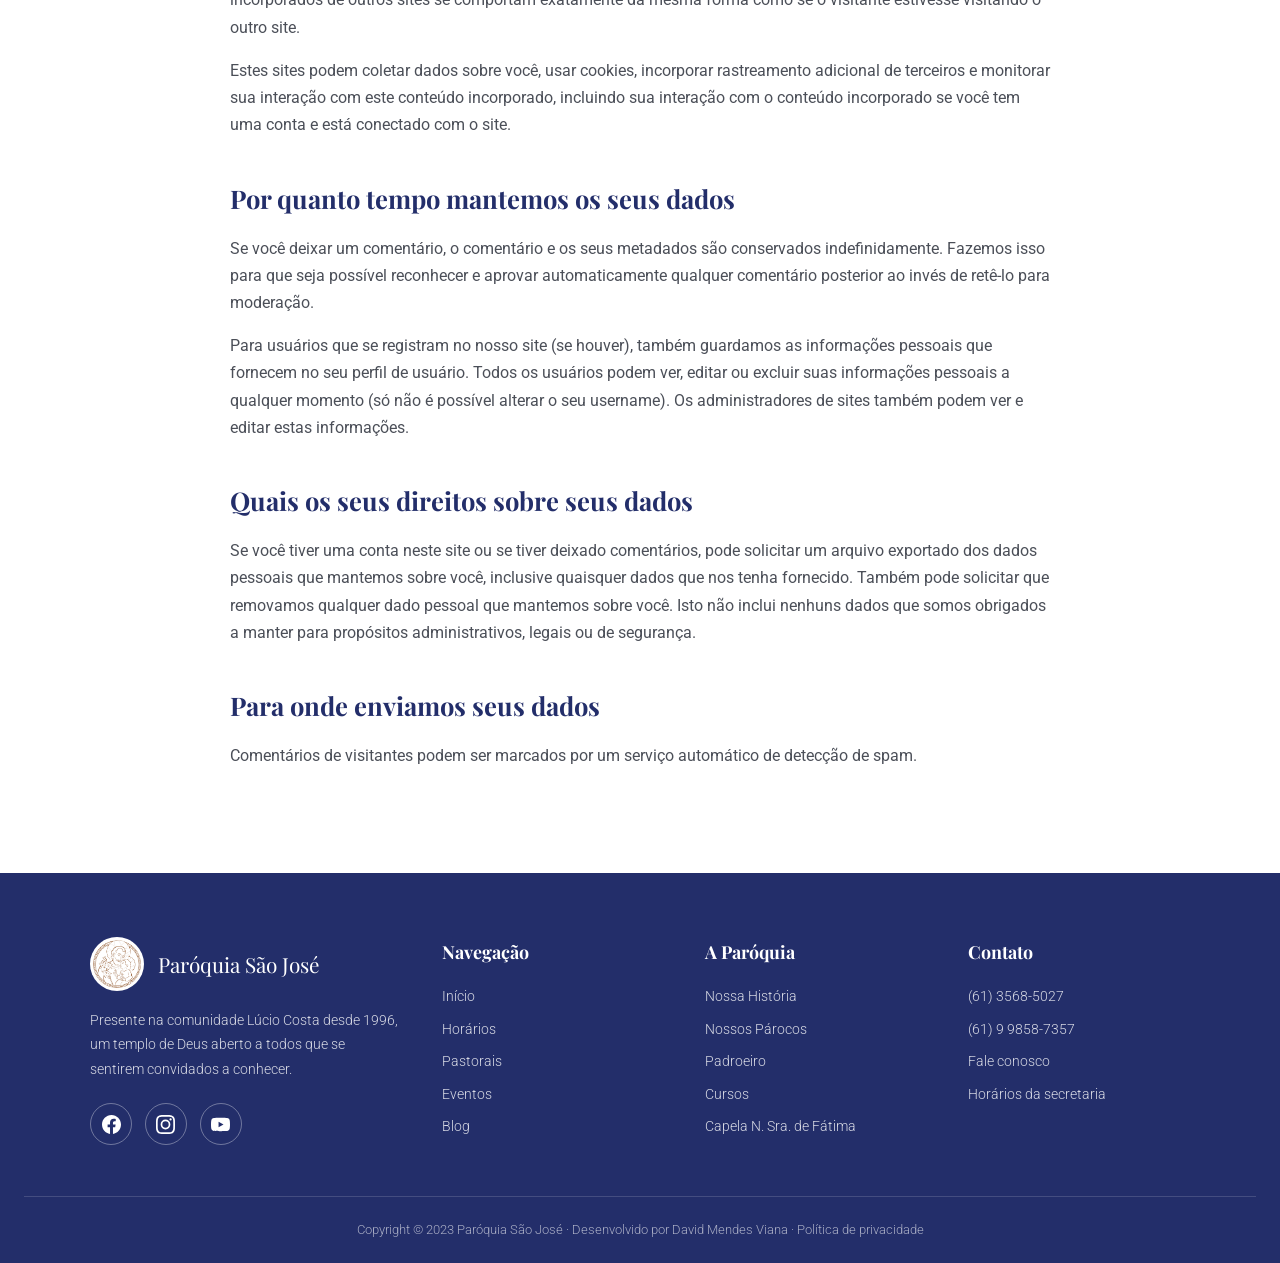
<file: politica-de-privacidade.html>
<!DOCTYPE html>
<html lang="pt-BR">
<head>
<meta charset="UTF-8">
<meta name="viewport" content="width=device-width, initial-scale=1.0">
<title>Política de Privacidade — Paróquia São José</title>
<link rel="icon" href="assets/img/cropped-Sao-Jose.png">
<meta name="theme-color" content="#232e6a">
<meta property="og:type" content="website">
<meta property="og:site_name" content="Paróquia São José">
<meta property="og:title" content="Política de Privacidade — Paróquia São José">
<meta property="og:description" content="Paróquia São José — comunidade Lúcio Costa, Guará-DF.">
<meta property="og:url" content="https://plc232007.github.io/paroquia-sao-jose/politica-de-privacidade.html">
<meta property="og:image" content="https://plc232007.github.io/paroquia-sao-jose/assets/img/igrejacheia.webp">
<meta property="og:locale" content="pt_BR">
<meta name="twitter:card" content="summary_large_image">
<link rel="apple-touch-icon" href="./assets/img/icon-192.png">
<link rel="manifest" href="./manifest.webmanifest">
<link rel="preconnect" href="https://fonts.googleapis.com">
<link rel="preconnect" href="https://fonts.gstatic.com" crossorigin>
<link href="https://fonts.googleapis.com/css2?family=Playfair+Display:ital,wght@0,400;0,600;0,700;1,400&family=Roboto:wght@300;400;500;700&display=swap" rel="stylesheet">
<link rel="stylesheet" href="css/style.css">
<style>
.prosa h2{font-family:var(--serif);color:var(--titulo);font-size:1.6rem;margin:2.4rem 0 .9rem}
.prosa h3{font-family:var(--serif);color:var(--azul);font-size:1.2rem;margin:1.8rem 0 .7rem}
.prosa p{color:var(--texto-suave);margin-bottom:1rem}
</style>
</head>
<body data-raiz="./" data-pagina="">
<a class="pular-conteudo" href="#conteudo">Pular para o conteúdo</a>
<div id="menu-site"></div>
<main id="conteudo" tabindex="-1">

<section class="pagina-hero">
  <span class="selo">Transparência</span>
  <h1>Política de Privacidade</h1>
</section>

<section>
  <div class="container-estreito prosa revelar">
    <h2>Quem somos</h2>
    <p>O endereço do nosso site é: https://www.paroquiasaojose.org/.</p>

    <h2>Quais dados pessoais coletamos e porque</h2>
    <h3>Comentários</h3>
    <p>Quando os visitantes deixam comentários no site, coletamos os dados mostrados no formulário de comentários, além do endereço de IP e de dados do navegador do visitante, para auxiliar na detecção de spam.</p>
    <p>Uma sequência anonimizada de caracteres criada a partir do seu e-mail (também chamada de hash) poderá ser enviada para o Gravatar para verificar se você usa o serviço. A política de privacidade do Gravatar está disponível em: https://automattic.com/privacy/. Depois da aprovação do seu comentário, a foto do seu perfil fica visível publicamente junto de seu comentário.</p>

    <h3>Mídia</h3>
    <p>Se você envia imagens para o site, evite enviar as que contenham dados de localização incorporados (EXIF GPS). Visitantes podem baixar estas imagens do site e extrair delas seus dados de localização.</p>

    <h3>Cookies</h3>
    <p>Ao deixar um comentário no site, você poderá optar por salvar seu nome, e-mail e site nos cookies. Isso visa seu conforto, assim você não precisará preencher seus dados novamente quando fizer outro comentário. Estes cookies duram um ano.</p>
    <p>Se você tem uma conta e acessa este site, um cookie temporário será criado para determinar se seu navegador aceita cookies. Ele não contém nenhum dado pessoal e será descartado quando você fechar seu navegador.</p>
    <p>Quando você acessa sua conta no site, também criamos vários cookies para salvar os dados da sua conta e suas escolhas de exibição de tela. Cookies de login são mantidos por dois dias e cookies de opções de tela por um ano. Se você selecionar “Lembrar-me”, seu acesso será mantido por duas semanas. Se você se desconectar da sua conta, os cookies de login serão removidos.</p>
    <p>Se você editar ou publicar um artigo, um cookie adicional será salvo no seu navegador. Este cookie não inclui nenhum dado pessoal e simplesmente indica o ID do post referente ao artigo que você acabou de editar. Ele expira depois de 1 dia.</p>

    <h3>Mídia incorporada de outros sites</h3>
    <p>Artigos neste site podem incluir conteúdo incorporado como, por exemplo, vídeos, imagens, artigos, etc. Conteúdos incorporados de outros sites se comportam exatamente da mesma forma como se o visitante estivesse visitando o outro site.</p>
    <p>Estes sites podem coletar dados sobre você, usar cookies, incorporar rastreamento adicional de terceiros e monitorar sua interação com este conteúdo incorporado, incluindo sua interação com o conteúdo incorporado se você tem uma conta e está conectado com o site.</p>

    <h2>Por quanto tempo mantemos os seus dados</h2>
    <p>Se você deixar um comentário, o comentário e os seus metadados são conservados indefinidamente. Fazemos isso para que seja possível reconhecer e aprovar automaticamente qualquer comentário posterior ao invés de retê-lo para moderação.</p>
    <p>Para usuários que se registram no nosso site (se houver), também guardamos as informações pessoais que fornecem no seu perfil de usuário. Todos os usuários podem ver, editar ou excluir suas informações pessoais a qualquer momento (só não é possível alterar o seu username). Os administradores de sites também podem ver e editar estas informações.</p>

    <h2>Quais os seus direitos sobre seus dados</h2>
    <p>Se você tiver uma conta neste site ou se tiver deixado comentários, pode solicitar um arquivo exportado dos dados pessoais que mantemos sobre você, inclusive quaisquer dados que nos tenha fornecido. Também pode solicitar que removamos qualquer dado pessoal que mantemos sobre você. Isto não inclui nenhuns dados que somos obrigados a manter para propósitos administrativos, legais ou de segurança.</p>

    <h2>Para onde enviamos seus dados</h2>
    <p>Comentários de visitantes podem ser marcados por um serviço automático de detecção de spam.</p>
  </div>
</section>

</main>
<div id="rodape-site"></div>
<script src="js/main.js"></script>
</body>
</html>
</file>
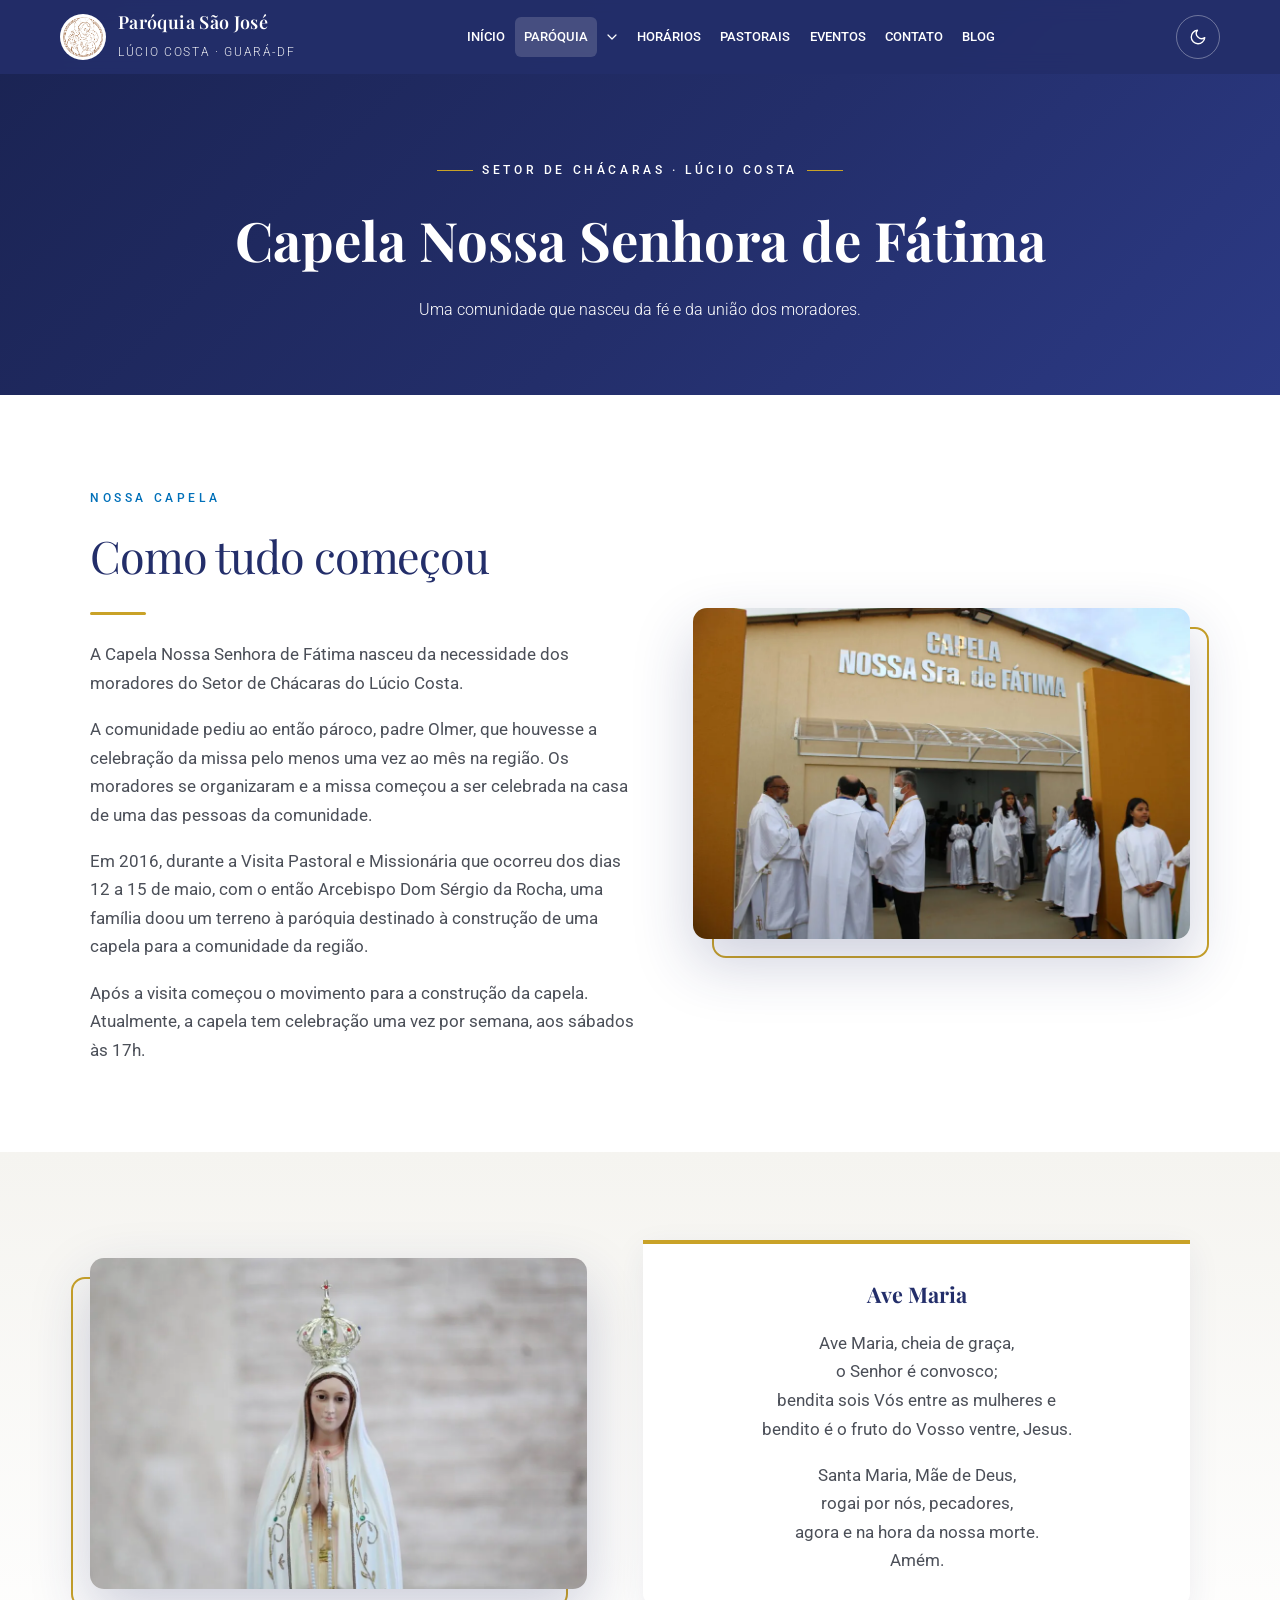
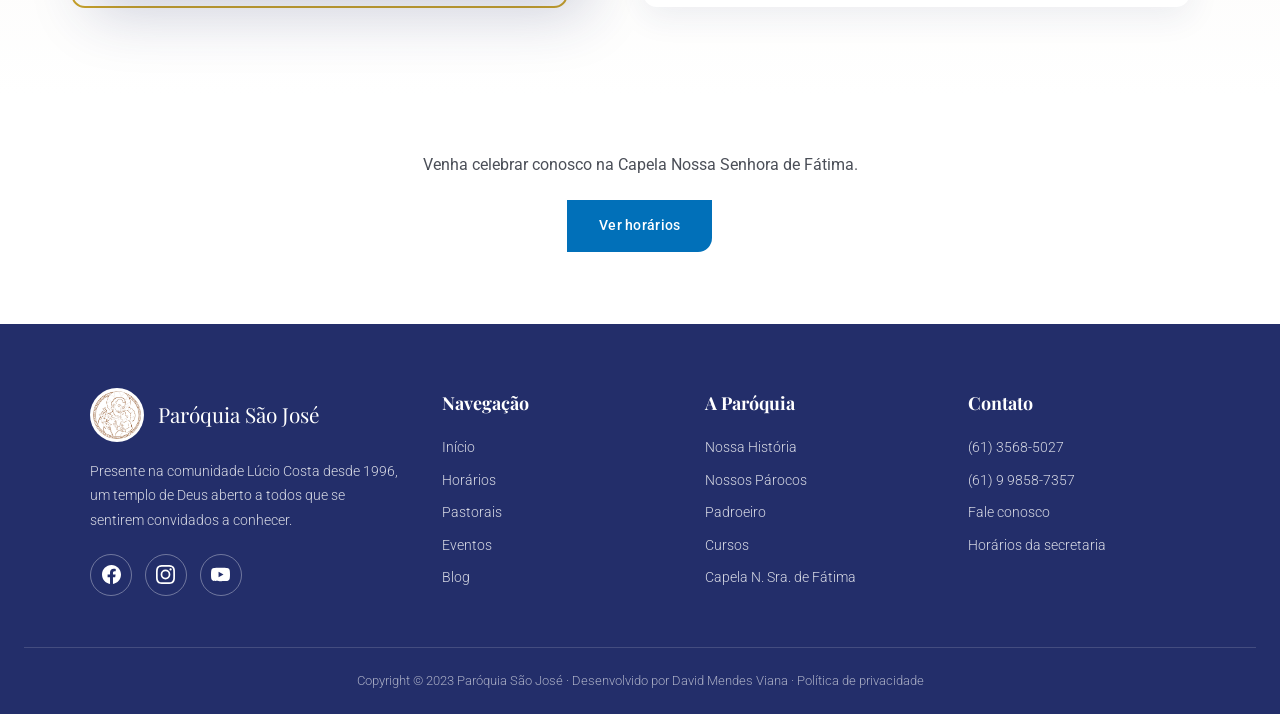
<file: paroquia/capela-nossa-senhora-de-fatima.html>
<!DOCTYPE html>
<html lang="pt-BR">
<head>
<meta charset="UTF-8">
<meta name="viewport" content="width=device-width, initial-scale=1.0">
<title>Capela Nossa Senhora de Fátima — Paróquia São José</title>
<meta name="description" content="A história da Capela Nossa Senhora de Fátima, no Setor de Chácaras do Lúcio Costa.">
<link rel="icon" href="../assets/img/cropped-Sao-Jose.png">
<meta name="theme-color" content="#232e6a">
<meta property="og:type" content="website">
<meta property="og:site_name" content="Paróquia São José">
<meta property="og:title" content="Capela Nossa Senhora de Fátima — Paróquia São José">
<meta property="og:description" content="A história da Capela Nossa Senhora de Fátima, no Setor de Chácaras do Lúcio Costa.">
<meta property="og:url" content="https://plc232007.github.io/paroquia-sao-jose/paroquia/capela-nossa-senhora-de-fatima.html">
<meta property="og:image" content="https://plc232007.github.io/paroquia-sao-jose/assets/img/igrejacheia.webp">
<meta property="og:locale" content="pt_BR">
<meta name="twitter:card" content="summary_large_image">
<link rel="apple-touch-icon" href="../assets/img/icon-192.png">
<link rel="manifest" href="../manifest.webmanifest">
<link rel="preconnect" href="https://fonts.googleapis.com">
<link rel="preconnect" href="https://fonts.gstatic.com" crossorigin>
<link href="https://fonts.googleapis.com/css2?family=Playfair+Display:ital,wght@0,400;0,600;0,700;1,400&family=Roboto:wght@300;400;500;700&display=swap" rel="stylesheet">
<link rel="stylesheet" href="../css/style.css">
</head>
<body data-raiz="../" data-pagina="capela">
<a class="pular-conteudo" href="#conteudo">Pular para o conteúdo</a>
<div id="menu-site"></div>
<main id="conteudo" tabindex="-1">

<section class="pagina-hero">
  <span class="selo">Setor de Chácaras · Lúcio Costa</span>
  <h1>Capela Nossa Senhora de Fátima</h1>
  <p class="sub">Uma comunidade que nasceu da fé e da união dos moradores.</p>
</section>

<section>
  <div class="container duas-colunas">
    <div class="texto revelar-esq">
      <div class="titulo-secao esq">
        <span class="rotulo">Nossa Capela</span>
        <h2>Como tudo começou</h2>
        <div class="traco"></div>
      </div>
      <p>A Capela Nossa Senhora de Fátima nasceu da necessidade dos moradores do Setor de Chácaras do Lúcio Costa.</p>
      <p>A comunidade pediu ao então pároco, padre Olmer, que houvesse a celebração da missa pelo menos uma vez ao mês na região. Os moradores se organizaram e a missa começou a ser celebrada na casa de uma das pessoas da comunidade.</p>
      <p>Em 2016, durante a Visita Pastoral e Missionária que ocorreu dos dias 12 a 15 de maio, com o então Arcebispo Dom Sérgio da Rocha, uma família doou um terreno à paróquia destinado à construção de uma capela para a comunidade da região.</p>
      <p>Após a visita começou o movimento para a construção da capela. Atualmente, a capela tem celebração uma vez por semana, aos sábados às 17h.</p>
    </div>
    <div class="moldura revelar-dir">
      <img loading="lazy" decoding="async" src="../assets/img/IMG_7504-1024x683.webp" alt="Pessoas na entrada da Capela">
    </div>
  </div>
</section>

<section class="fundo-degrade">
  <div class="container duas-colunas invertido">
    <div class="moldura esq revelar-esq">
      <img loading="lazy" decoding="async" src="../assets/img/IMG_9742-1024x683.webp" alt="Imagem de Nossa Senhora de Fátima">
    </div>
    <div class="texto revelar-dir">
      <div class="oracao centrada" style="margin-bottom:0">
        <h3>Ave Maria</h3>
        <p>Ave Maria, cheia de graça,<br>o Senhor é convosco;<br>
        bendita sois Vós entre as mulheres e<br>bendito é o fruto do Vosso ventre, Jesus.</p>
        <p>Santa Maria, Mãe de Deus,<br>rogai por nós, pecadores,<br>
        agora e na hora da nossa morte.<br>Amém.</p>
      </div>
    </div>
  </div>
</section>

<section style="padding-top:3.5rem;padding-bottom:4.5rem">
  <div class="container revelar" style="text-align:center">
    <p style="color:var(--texto-suave);margin-bottom:1.4rem">Venha celebrar conosco na Capela Nossa Senhora de Fátima.</p>
    <a class="btn btn-azul" href="../horarios.html">Ver horários</a>
  </div>
</section>

</main>
<div id="rodape-site"></div>
<script src="../js/main.js"></script>
</body>
</html>
</file>
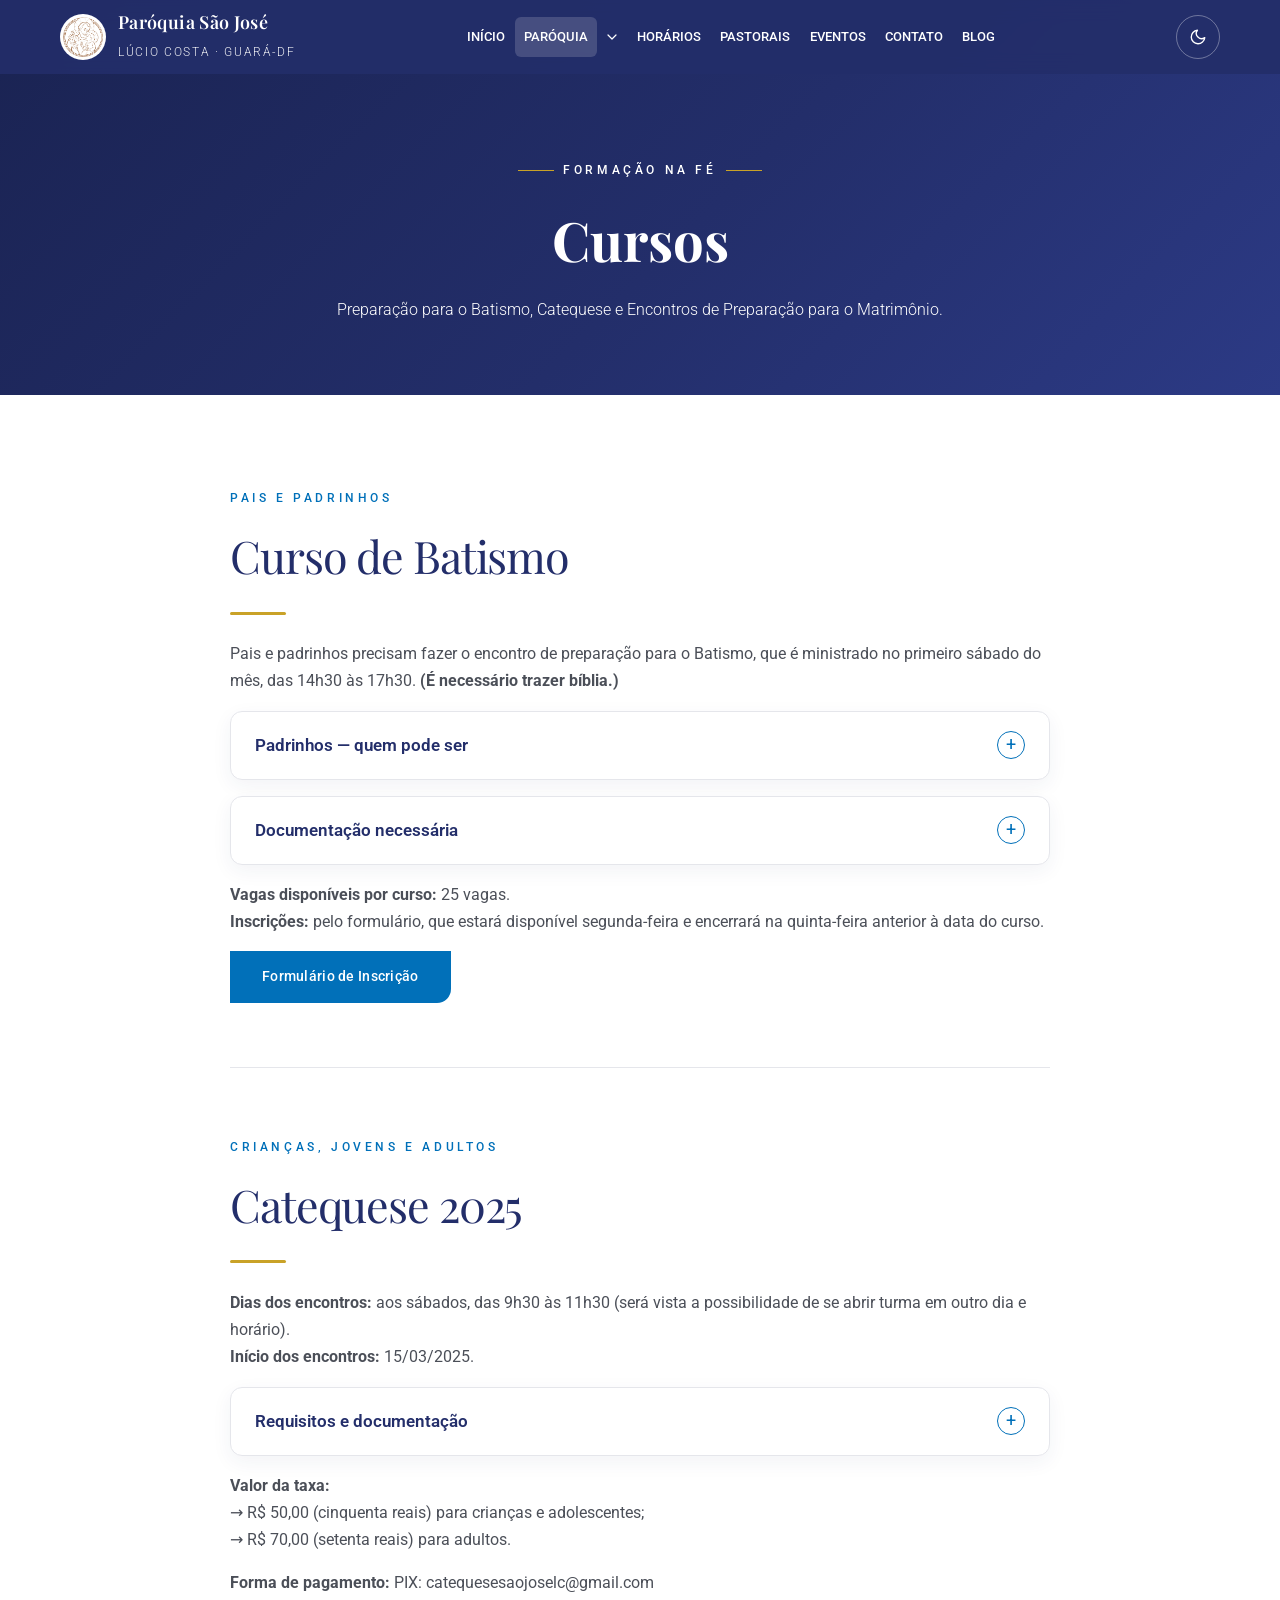
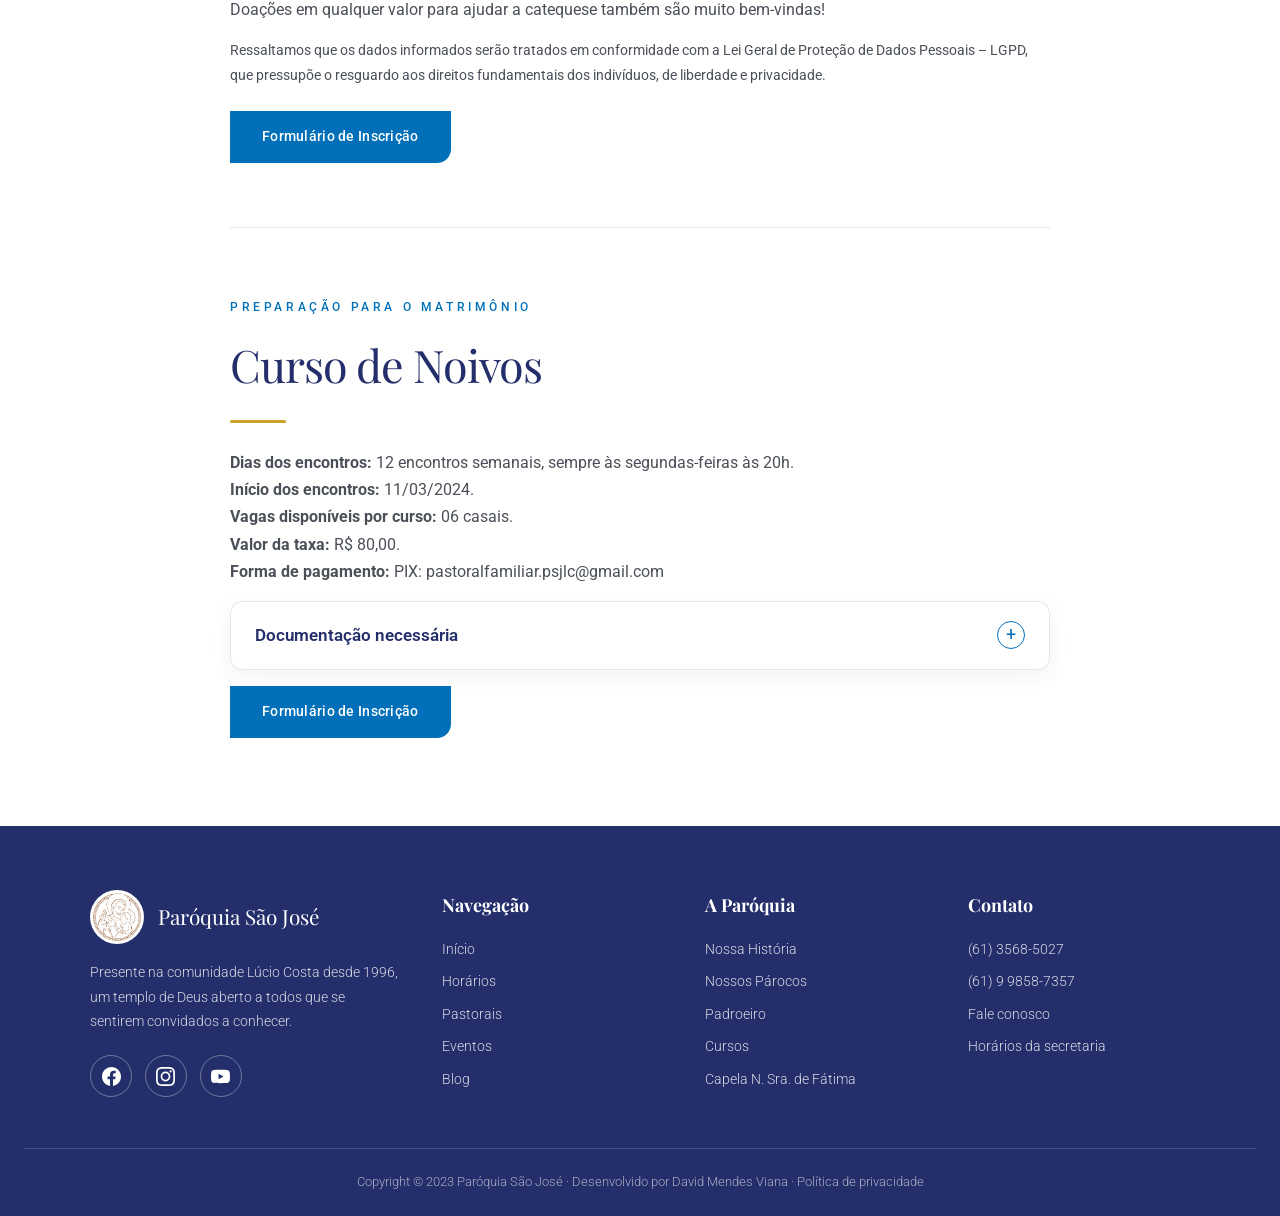
<file: paroquia/cursos.html>
<!DOCTYPE html>
<html lang="pt-BR">
<head>
<meta charset="UTF-8">
<meta name="viewport" content="width=device-width, initial-scale=1.0">
<title>Cursos — Paróquia São José</title>
<meta name="description" content="Cursos de Batismo, Catequese e Matrimônio da Paróquia São José.">
<link rel="icon" href="../assets/img/cropped-Sao-Jose.png">
<meta name="theme-color" content="#232e6a">
<meta property="og:type" content="website">
<meta property="og:site_name" content="Paróquia São José">
<meta property="og:title" content="Cursos — Paróquia São José">
<meta property="og:description" content="Cursos de Batismo, Catequese e Matrimônio da Paróquia São José.">
<meta property="og:url" content="https://plc232007.github.io/paroquia-sao-jose/paroquia/cursos.html">
<meta property="og:image" content="https://plc232007.github.io/paroquia-sao-jose/assets/img/igrejacheia.webp">
<meta property="og:locale" content="pt_BR">
<meta name="twitter:card" content="summary_large_image">
<link rel="apple-touch-icon" href="../assets/img/icon-192.png">
<link rel="manifest" href="../manifest.webmanifest">
<link rel="preconnect" href="https://fonts.googleapis.com">
<link rel="preconnect" href="https://fonts.gstatic.com" crossorigin>
<link href="https://fonts.googleapis.com/css2?family=Playfair+Display:ital,wght@0,400;0,600;0,700;1,400&family=Roboto:wght@300;400;500;700&display=swap" rel="stylesheet">
<link rel="stylesheet" href="../css/style.css">
</head>
<body data-raiz="../" data-pagina="cursos">
<a class="pular-conteudo" href="#conteudo">Pular para o conteúdo</a>
<div id="menu-site"></div>
<main id="conteudo" tabindex="-1">

<section class="pagina-hero">
  <span class="selo">Formação na fé</span>
  <h1>Cursos</h1>
  <p class="sub">Preparação para o Batismo, Catequese e Encontros de Preparação para o Matrimônio.</p>
</section>

<section>
  <div class="container-estreito">

    <!-- BATISMO -->
    <div class="titulo-secao esq revelar" id="batismo">
      <span class="rotulo">Pais e padrinhos</span>
      <h2>Curso de Batismo</h2>
      <div class="traco"></div>
    </div>
    <div class="revelar" style="color:var(--texto-suave)">
      <p style="margin-bottom:1rem">Pais e padrinhos precisam fazer o encontro de preparação para o Batismo, que é ministrado no primeiro sábado do mês, das 14h30 às 17h30. <strong>(É necessário trazer bíblia.)</strong></p>
      <details class="acordeao">
        <summary>Padrinhos — quem pode ser<span class="mais">+</span></summary>
        <div class="conteudo">
          <p>Os padrinhos devem ser católicos praticantes, solteiros ou casados na Igreja Católica, tendo uma vida de graça, pois eles testemunham a fé que a criança irá receber. Devem ser crismados, com idade mínima de 16 (dezesseis) anos.</p>
          <p><strong>Não podem ser padrinhos:</strong> pessoas de outras religiões ou filosofias de vida, amasiados, união estável, divorciados, casados somente no civil ou pessoas que não tenham uma conduta cristã condizente.</p>
        </div>
      </details>
      <details class="acordeao">
        <summary>Documentação necessária<span class="mais">+</span></summary>
        <div class="conteudo">
          <p><strong>Para inscrição de padrinhos:</strong></p>
          <ul>
            <li>Documento com foto (RG ou CNH);</li>
            <li>Comprovante de Crisma;</li>
            <li>Comprovante do casamento no religioso, caso sejam casados;</li>
            <li>Comprovante de residência.</li>
          </ul>
          <p><strong>Para inscrição dos pais:</strong></p>
          <ul>
            <li>Documento com foto (RG ou CNH);</li>
            <li>Comprovante de Crisma;</li>
            <li>Comprovante do casamento no religioso, caso sejam casados;</li>
            <li>Comprovante de residência.</li>
          </ul>
          <p>OBS: os pais que não possuem a crisma e não são casados no religioso receberão uma autorização para batizar somente o seu filho(a), porque não estão aptos para serem padrinhos de batismo.</p>
        </div>
      </details>
      <p style="margin:1rem 0"><strong>Vagas disponíveis por curso:</strong> 25 vagas.<br>
      <strong>Inscrições:</strong> pelo formulário, que estará disponível segunda-feira e encerrará na quinta-feira anterior à data do curso.</p>
      <p><a class="btn btn-azul" href="https://forms.gle/7Bs1jjWiW2Ho6ZpT6" target="_blank" rel="noopener">Formulário de Inscrição</a></p>
    </div>

    <hr style="border:none;border-top:1px solid var(--borda);margin:4rem 0">

    <!-- CATEQUESE -->
    <div class="titulo-secao esq revelar" id="catequese">
      <span class="rotulo">Crianças, jovens e adultos</span>
      <h2>Catequese 2025</h2>
      <div class="traco"></div>
    </div>
    <div class="revelar" style="color:var(--texto-suave)">
      <p style="margin-bottom:1rem"><strong>Dias dos encontros:</strong> aos sábados, das 9h30 às 11h30 (será vista a possibilidade de se abrir turma em outro dia e horário).<br>
      <strong>Início dos encontros:</strong> 15/03/2025.</p>
      <details class="acordeao">
        <summary>Requisitos e documentação<span class="mais">+</span></summary>
        <div class="conteudo">
          <p>Para efetivação da inscrição, será necessário anexar cópia dos seguintes documentos:</p>
          <ul>
            <li>RG ou Certidão de Nascimento (renovação de matrícula não será necessário enviar novamente);</li>
            <li>Comprovante de Batismo — se já foi batizado(a) (renovação de matrícula não será necessário enviar novamente);</li>
            <li>Comprovante da Primeira Eucaristia — se já recebeu a 1ª Eucaristia (renovação de matrícula não será necessário enviar novamente);</li>
            <li>Comprovante da taxa de Inscrição/Renovação.</li>
          </ul>
        </div>
      </details>
      <p style="margin:1rem 0"><strong>Valor da taxa:</strong><br>
      → R$ 50,00 (cinquenta reais) para crianças e adolescentes;<br>
      → R$ 70,00 (setenta reais) para adultos.</p>
      <p style="margin-bottom:1rem"><strong>Forma de pagamento:</strong> PIX: catequesesaojoselc@gmail.com<br>
      Doações em qualquer valor para ajudar a catequese também são muito bem-vindas!</p>
      <p style="margin-bottom:1.4rem;font-size:.9rem">Ressaltamos que os dados informados serão tratados em conformidade com a Lei Geral de Proteção de Dados Pessoais – LGPD, que pressupõe o resguardo aos direitos fundamentais dos indivíduos, de liberdade e privacidade.</p>
      <p><a class="btn btn-azul" href="https://docs.google.com/forms/d/1VmbFMcZJMYZB4Z4Fl_sqKp10z_K7VJ_pUxOHDmkKiJM/viewform?edit_requested=true" target="_blank" rel="noopener">Formulário de Inscrição</a></p>
    </div>

    <hr style="border:none;border-top:1px solid var(--borda);margin:4rem 0">

    <!-- NOIVOS -->
    <div class="titulo-secao esq revelar" id="matrimonio">
      <span class="rotulo">Preparação para o Matrimônio</span>
      <h2>Curso de Noivos</h2>
      <div class="traco"></div>
    </div>
    <div class="revelar" style="color:var(--texto-suave)">
      <p style="margin-bottom:1rem"><strong>Dias dos encontros:</strong> 12 encontros semanais, sempre às segundas-feiras às 20h.<br>
      <strong>Início dos encontros:</strong> 11/03/2024.<br>
      <strong>Vagas disponíveis por curso:</strong> 06 casais.<br>
      <strong>Valor da taxa:</strong> R$ 80,00.<br>
      <strong>Forma de pagamento:</strong> PIX: pastoralfamiliar.psjlc@gmail.com</p>
      <details class="acordeao">
        <summary>Documentação necessária<span class="mais">+</span></summary>
        <div class="conteudo">
          <ul>
            <li>Documento com foto de cada nubente;</li>
            <li>Comprovante de pagamento da taxa.</li>
          </ul>
          <p>OBS: só terá direito ao certificado dos Encontros de Preparação para o Matrimônio o casal que atingir o mínimo de 75% da carga horária prevista. Em caso de desistência por parte dos noivos, a taxa não será devolvida.</p>
        </div>
      </details>
      <p style="margin-top:1rem"><a class="btn btn-azul" href="https://forms.gle/7bU8Hz7Nr4CpNpMe7" target="_blank" rel="noopener">Formulário de Inscrição</a></p>
    </div>

  </div>
</section>

</main>
<div id="rodape-site"></div>
<script src="../js/main.js"></script>
</body>
</html>
</file>
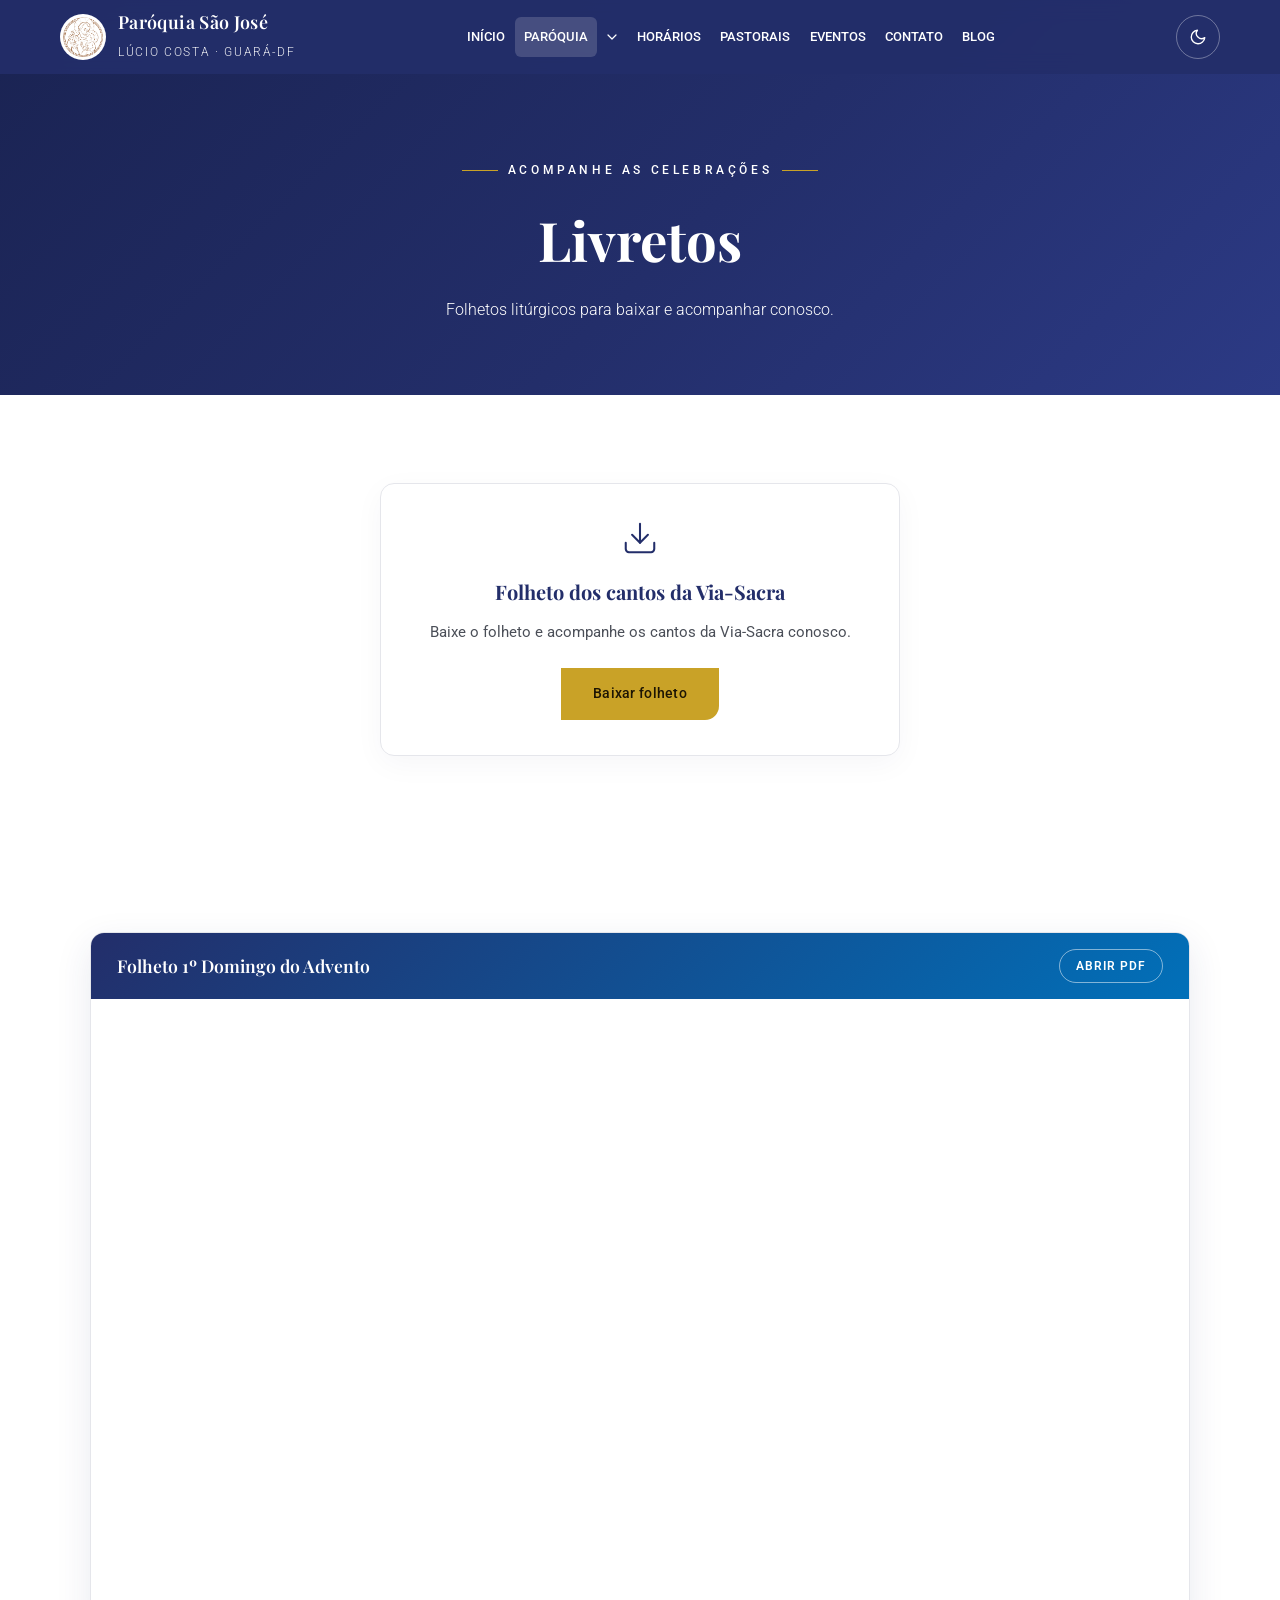
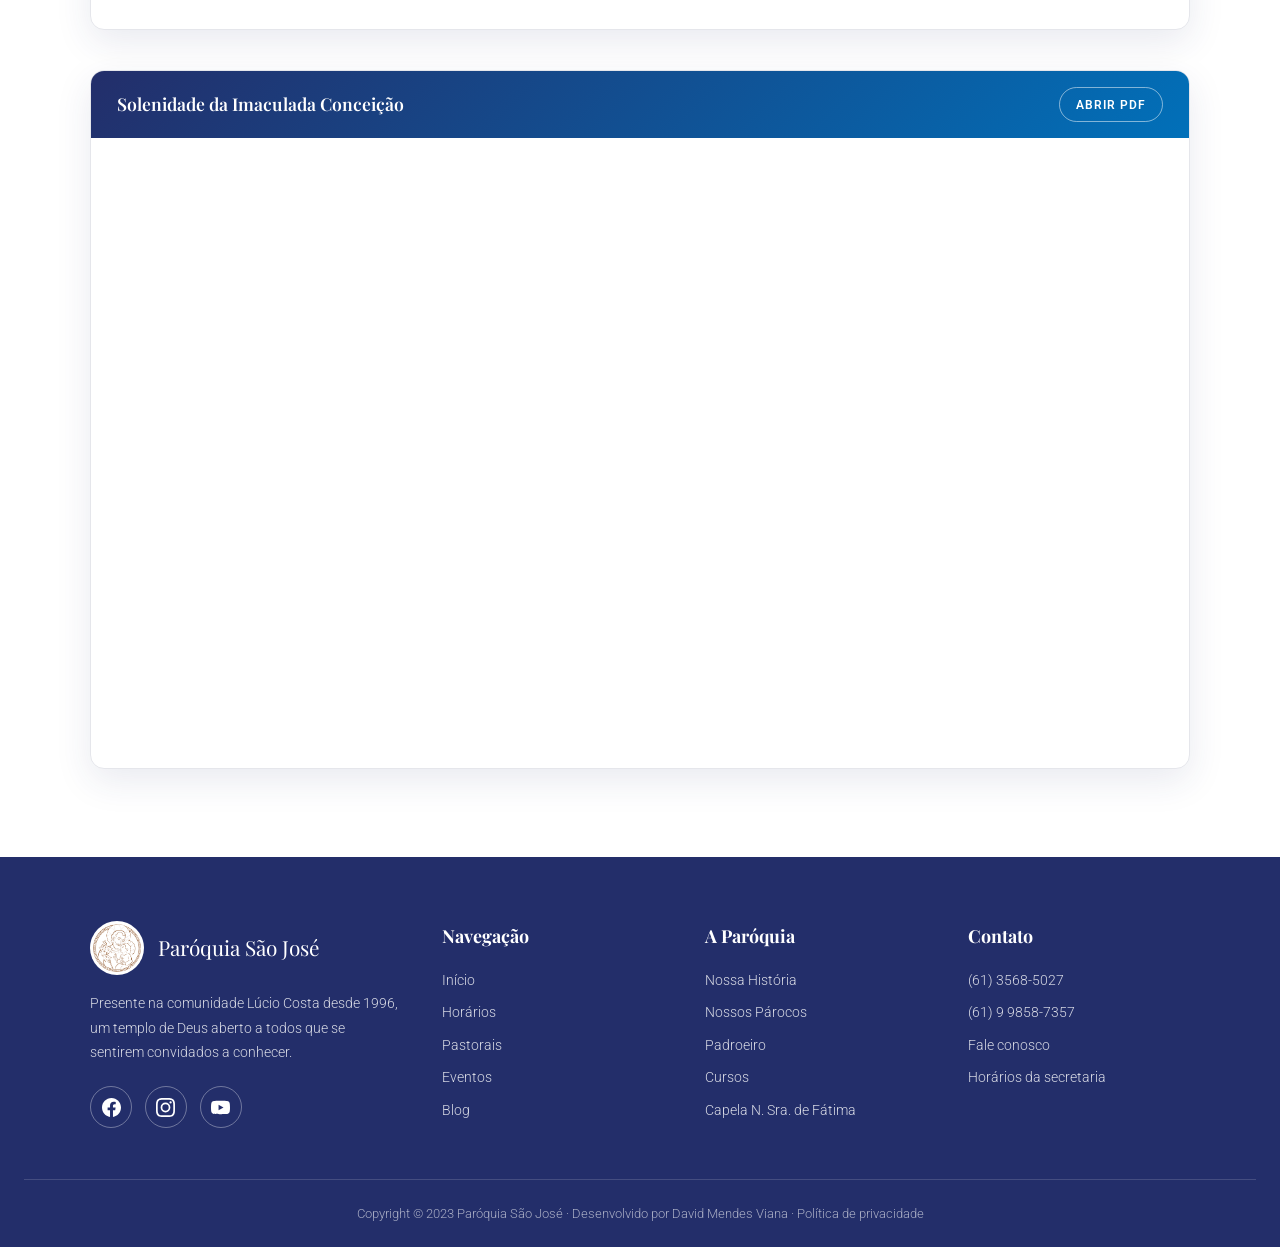
<file: paroquia/livretos.html>
<!DOCTYPE html>
<html lang="pt-BR">
<head>
<meta charset="UTF-8">
<meta name="viewport" content="width=device-width, initial-scale=1.0">
<title>Livretos — Paróquia São José</title>
<meta name="description" content="Folhetos e livretos litúrgicos da Paróquia São José para baixar e acompanhar.">
<link rel="icon" href="../assets/img/cropped-Sao-Jose.png">
<meta name="theme-color" content="#232e6a">
<meta property="og:type" content="website">
<meta property="og:site_name" content="Paróquia São José">
<meta property="og:title" content="Livretos — Paróquia São José">
<meta property="og:description" content="Folhetos e livretos litúrgicos da Paróquia São José para baixar e acompanhar.">
<meta property="og:url" content="https://plc232007.github.io/paroquia-sao-jose/paroquia/livretos.html">
<meta property="og:image" content="https://plc232007.github.io/paroquia-sao-jose/assets/img/igrejacheia.webp">
<meta property="og:locale" content="pt_BR">
<meta name="twitter:card" content="summary_large_image">
<link rel="apple-touch-icon" href="../assets/img/icon-192.png">
<link rel="manifest" href="../manifest.webmanifest">
<link rel="preconnect" href="https://fonts.googleapis.com">
<link rel="preconnect" href="https://fonts.gstatic.com" crossorigin>
<link href="https://fonts.googleapis.com/css2?family=Playfair+Display:ital,wght@0,400;0,600;0,700;1,400&family=Roboto:wght@300;400;500;700&display=swap" rel="stylesheet">
<link rel="stylesheet" href="../css/style.css">
<style>
.visor-pdf{border:1px solid var(--borda);border-radius:14px;overflow:hidden;box-shadow:0 12px 36px rgba(35,46,106,.1);background:var(--superficie)}
.visor-pdf .cabecalho{background:linear-gradient(135deg,var(--azul-escuro),var(--azul));color:#fff;padding:1rem 1.6rem;font-family:var(--serif);font-size:1.1rem;font-weight:600;display:flex;justify-content:space-between;align-items:center;gap:1rem;flex-wrap:wrap}
.visor-pdf .cabecalho a{color:#fff;font-family:var(--sans);font-size:.78rem;letter-spacing:.08em;text-transform:uppercase;border:1px solid rgba(255,255,255,.5);border-radius:999px;padding:.35rem 1rem;transition:background .3s}
.visor-pdf .cabecalho a:hover{background:rgba(255,255,255,.15)}
.visor-pdf iframe{width:100%;height:70vh;border:0;display:block}
</style>
</head>
<body data-raiz="../" data-pagina="livretos">
<a class="pular-conteudo" href="#conteudo">Pular para o conteúdo</a>
<div id="menu-site"></div>
<main id="conteudo" tabindex="-1">

<section class="pagina-hero">
  <span class="selo">Acompanhe as celebrações</span>
  <h1>Livretos</h1>
  <p class="sub">Folhetos litúrgicos para baixar e acompanhar conosco.</p>
</section>

<section>
  <div class="container-estreito revelar" style="text-align:center;padding-bottom:0">
    <div class="card centro" style="max-width:520px;margin:0 auto">
      <div class="icone"><svg viewBox="0 0 24 24"><path d="M21 15v4a2 2 0 0 1-2 2H5a2 2 0 0 1-2-2v-4"/><path d="m7 10 5 5 5-5"/><path d="M12 15V3"/></svg></div>
      <h3>Folheto dos cantos da Via-Sacra</h3>
      <p style="margin-bottom:1.4rem">Baixe o folheto e acompanhe os cantos da Via-Sacra conosco.</p>
      <a class="btn btn-solido" href="https://www.paroquiasaojose.org/download/1416/?tmstv=1744907621" target="_blank" rel="noopener">Baixar folheto</a>
    </div>
  </div>
</section>

<section>
  <div class="container" style="display:grid;gap:2.5rem">
    <div class="visor-pdf revelar">
      <div class="cabecalho">
        Folheto 1º Domingo do Advento
        <a href="https://www.paroquiasaojose.org/wp-content/uploads/2024/12/1domingo.pdf" target="_blank" rel="noopener">Abrir PDF</a>
      </div>
      <iframe src="https://www.paroquiasaojose.org/wp-content/uploads/2024/12/1domingo.pdf" title="Folheto 1º Domingo do Advento" loading="lazy"></iframe>
    </div>
    <div class="visor-pdf revelar">
      <div class="cabecalho">
        Solenidade da Imaculada Conceição
        <a href="https://www.paroquiasaojose.org/wp-content/uploads/2024/12/solenidadeimaculada.pdf" target="_blank" rel="noopener">Abrir PDF</a>
      </div>
      <iframe src="https://www.paroquiasaojose.org/wp-content/uploads/2024/12/solenidadeimaculada.pdf" title="Solenidade da Imaculada Conceição" loading="lazy"></iframe>
    </div>
  </div>
</section>

</main>
<div id="rodape-site"></div>
<script src="../js/main.js"></script>
</body>
</html>
</file>
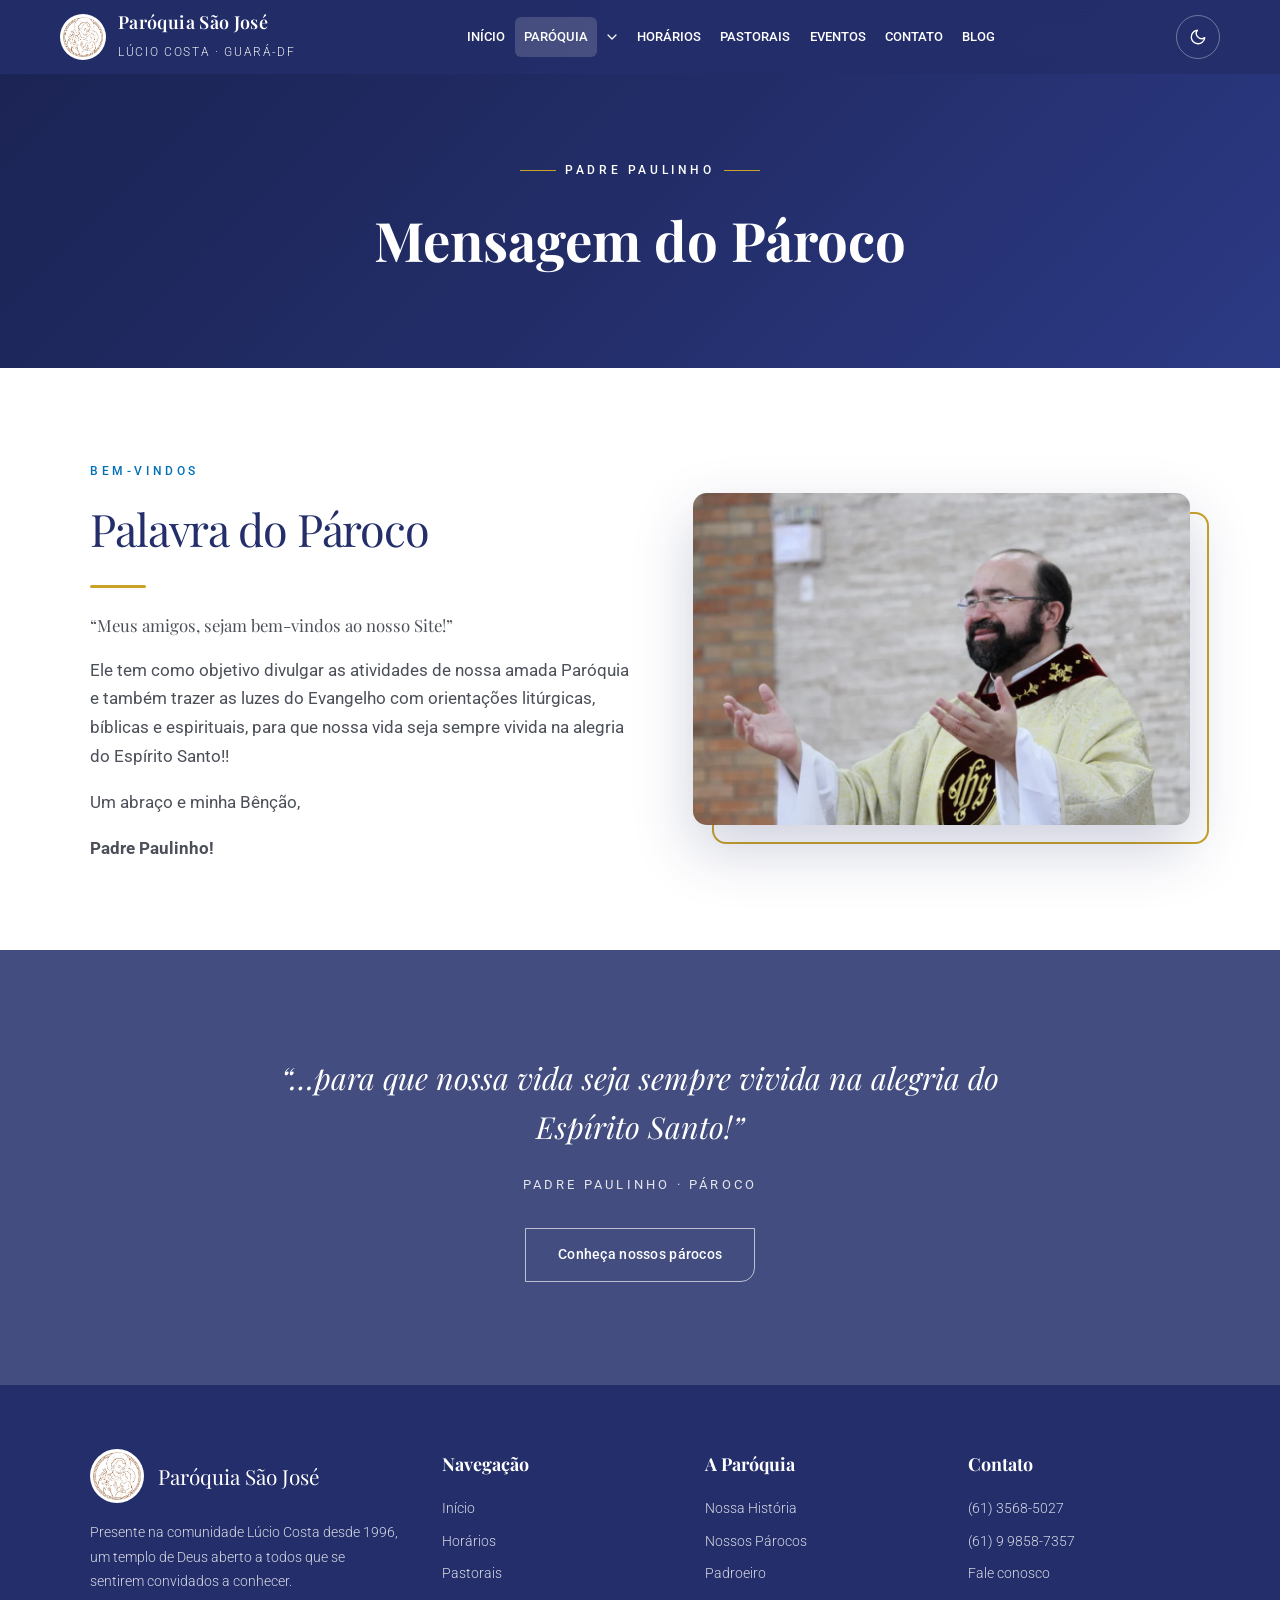
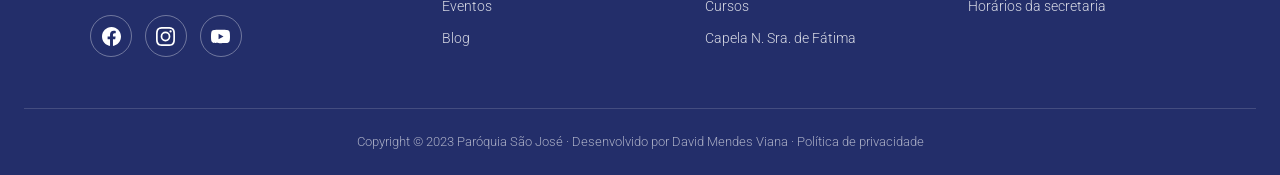
<file: paroquia/mensagem-do-paroco.html>
<!DOCTYPE html>
<html lang="pt-BR">
<head>
<meta charset="UTF-8">
<meta name="viewport" content="width=device-width, initial-scale=1.0">
<title>Mensagem do Pároco — Paróquia São José</title>
<meta name="description" content="Palavra do Pároco da Paróquia São José, Padre Paulinho.">
<link rel="icon" href="../assets/img/cropped-Sao-Jose.png">
<meta name="theme-color" content="#232e6a">
<meta property="og:type" content="website">
<meta property="og:site_name" content="Paróquia São José">
<meta property="og:title" content="Mensagem do Pároco — Paróquia São José">
<meta property="og:description" content="Palavra do Pároco da Paróquia São José, Padre Paulinho.">
<meta property="og:url" content="https://plc232007.github.io/paroquia-sao-jose/paroquia/mensagem-do-paroco.html">
<meta property="og:image" content="https://plc232007.github.io/paroquia-sao-jose/assets/img/igrejacheia.webp">
<meta property="og:locale" content="pt_BR">
<meta name="twitter:card" content="summary_large_image">
<link rel="apple-touch-icon" href="../assets/img/icon-192.png">
<link rel="manifest" href="../manifest.webmanifest">
<link rel="preconnect" href="https://fonts.googleapis.com">
<link rel="preconnect" href="https://fonts.gstatic.com" crossorigin>
<link href="https://fonts.googleapis.com/css2?family=Playfair+Display:ital,wght@0,400;0,600;0,700;1,400&family=Roboto:wght@300;400;500;700&display=swap" rel="stylesheet">
<link rel="stylesheet" href="../css/style.css">
</head>
<body data-raiz="../" data-pagina="mensagem-do-paroco">
<a class="pular-conteudo" href="#conteudo">Pular para o conteúdo</a>
<div id="menu-site"></div>
<main id="conteudo" tabindex="-1">

<section class="pagina-hero">
  <span class="selo">Padre Paulinho</span>
  <h1>Mensagem do Pároco</h1>
</section>

<section>
  <div class="container duas-colunas">
    <div class="texto revelar-esq">
      <div class="titulo-secao esq">
        <span class="rotulo">Bem-vindos</span>
        <h2>Palavra do Pároco</h2>
        <div class="traco"></div>
      </div>
      <p class="destaque">“Meus amigos, sejam bem-vindos ao nosso Site!”</p>
      <p>Ele tem como objetivo divulgar as atividades de nossa amada Paróquia e também trazer as luzes do Evangelho com orientações litúrgicas, bíblicas e espirituais, para que nossa vida seja sempre vivida na alegria do Espírito Santo!!</p>
      <p>Um abraço e minha Bênção,</p>
      <p><strong>Padre Paulinho!</strong></p>
    </div>
    <div class="moldura revelar-dir">
      <img loading="lazy" decoding="async" src="../assets/img/palavradoparoco-1024x683.webp" alt="Padre Paulinho abençoando a comunidade">
    </div>
  </div>
</section>

<section class="faixa" style="background-image:url('../assets/img/altar.webp')">
  <div class="container revelar">
    <blockquote>“…para que nossa vida seja sempre vivida na alegria do Espírito Santo!”</blockquote>
    <cite>Padre Paulinho · Pároco</cite>
    <p style="margin-top:2rem"><a class="btn btn-contorno" href="nossos-parocos.html">Conheça nossos párocos</a></p>
  </div>
</section>

</main>
<div id="rodape-site"></div>
<script src="../js/main.js"></script>
</body>
</html>
</file>
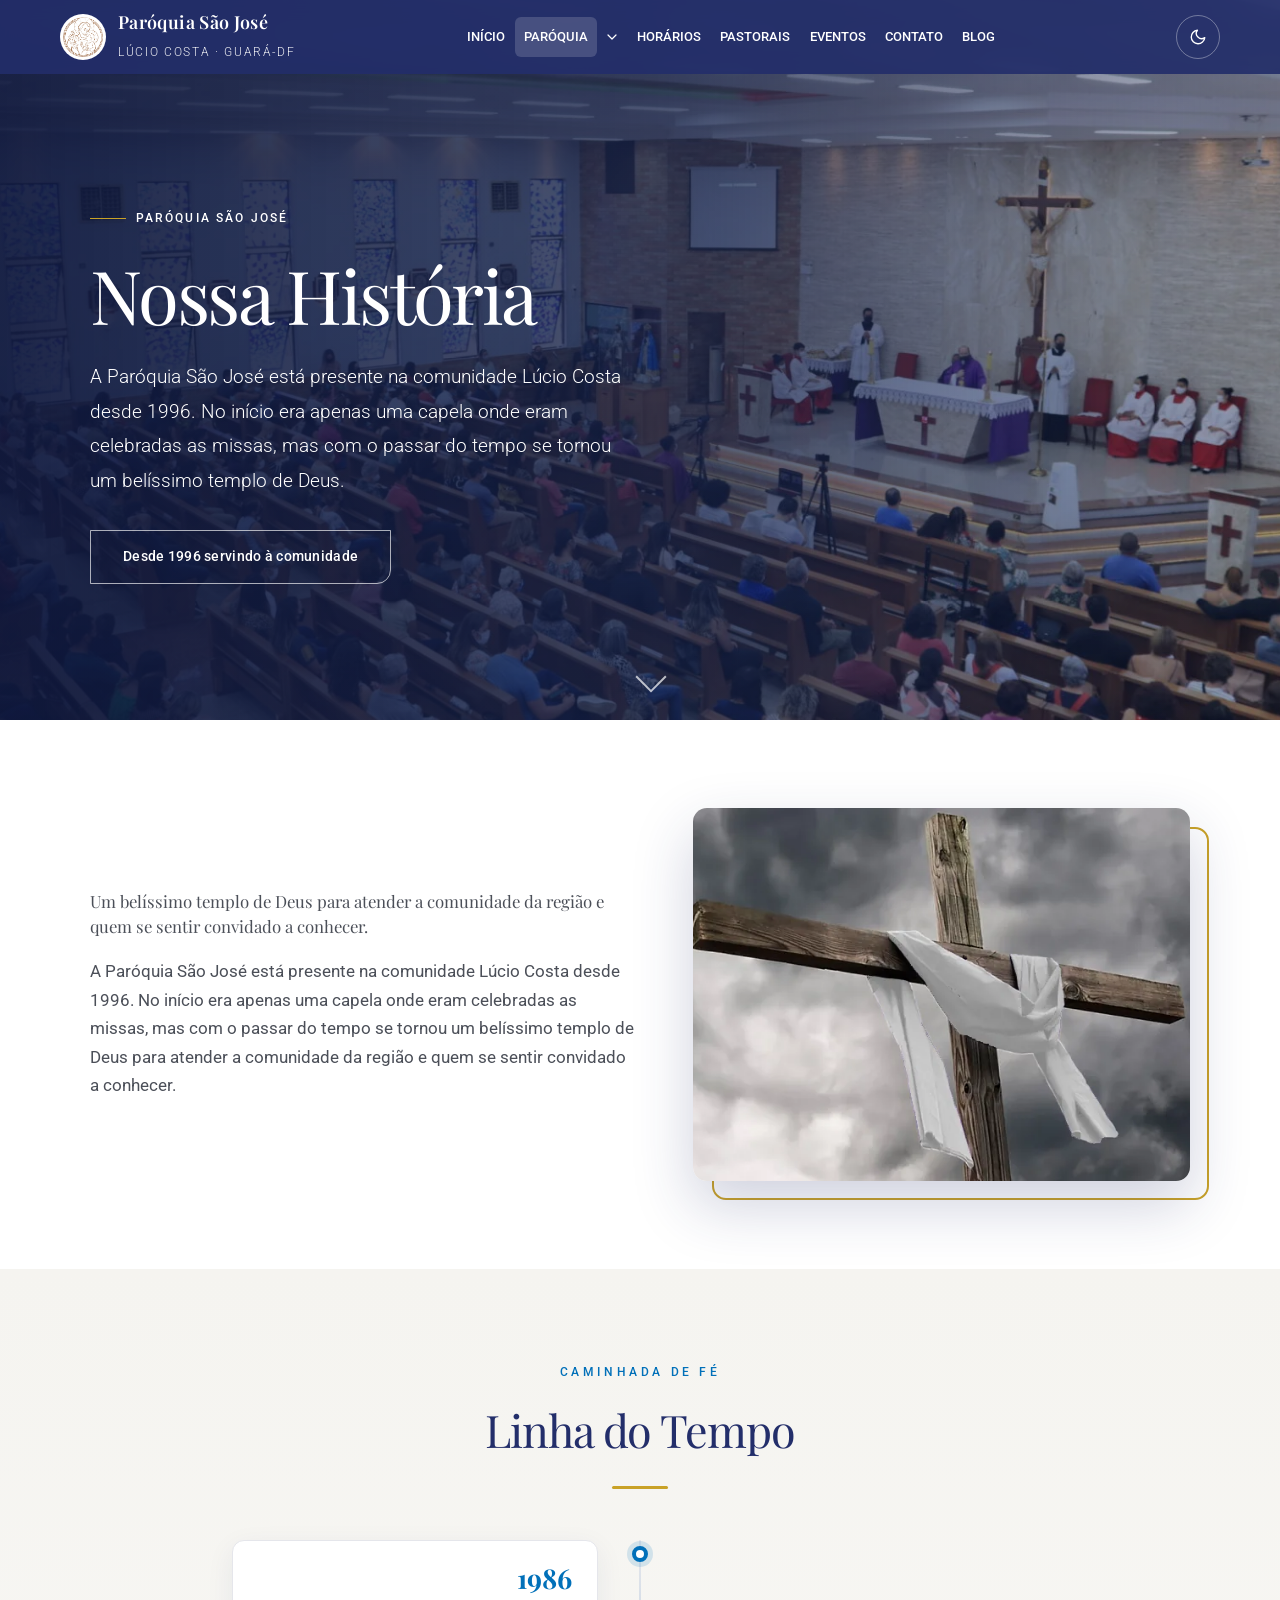
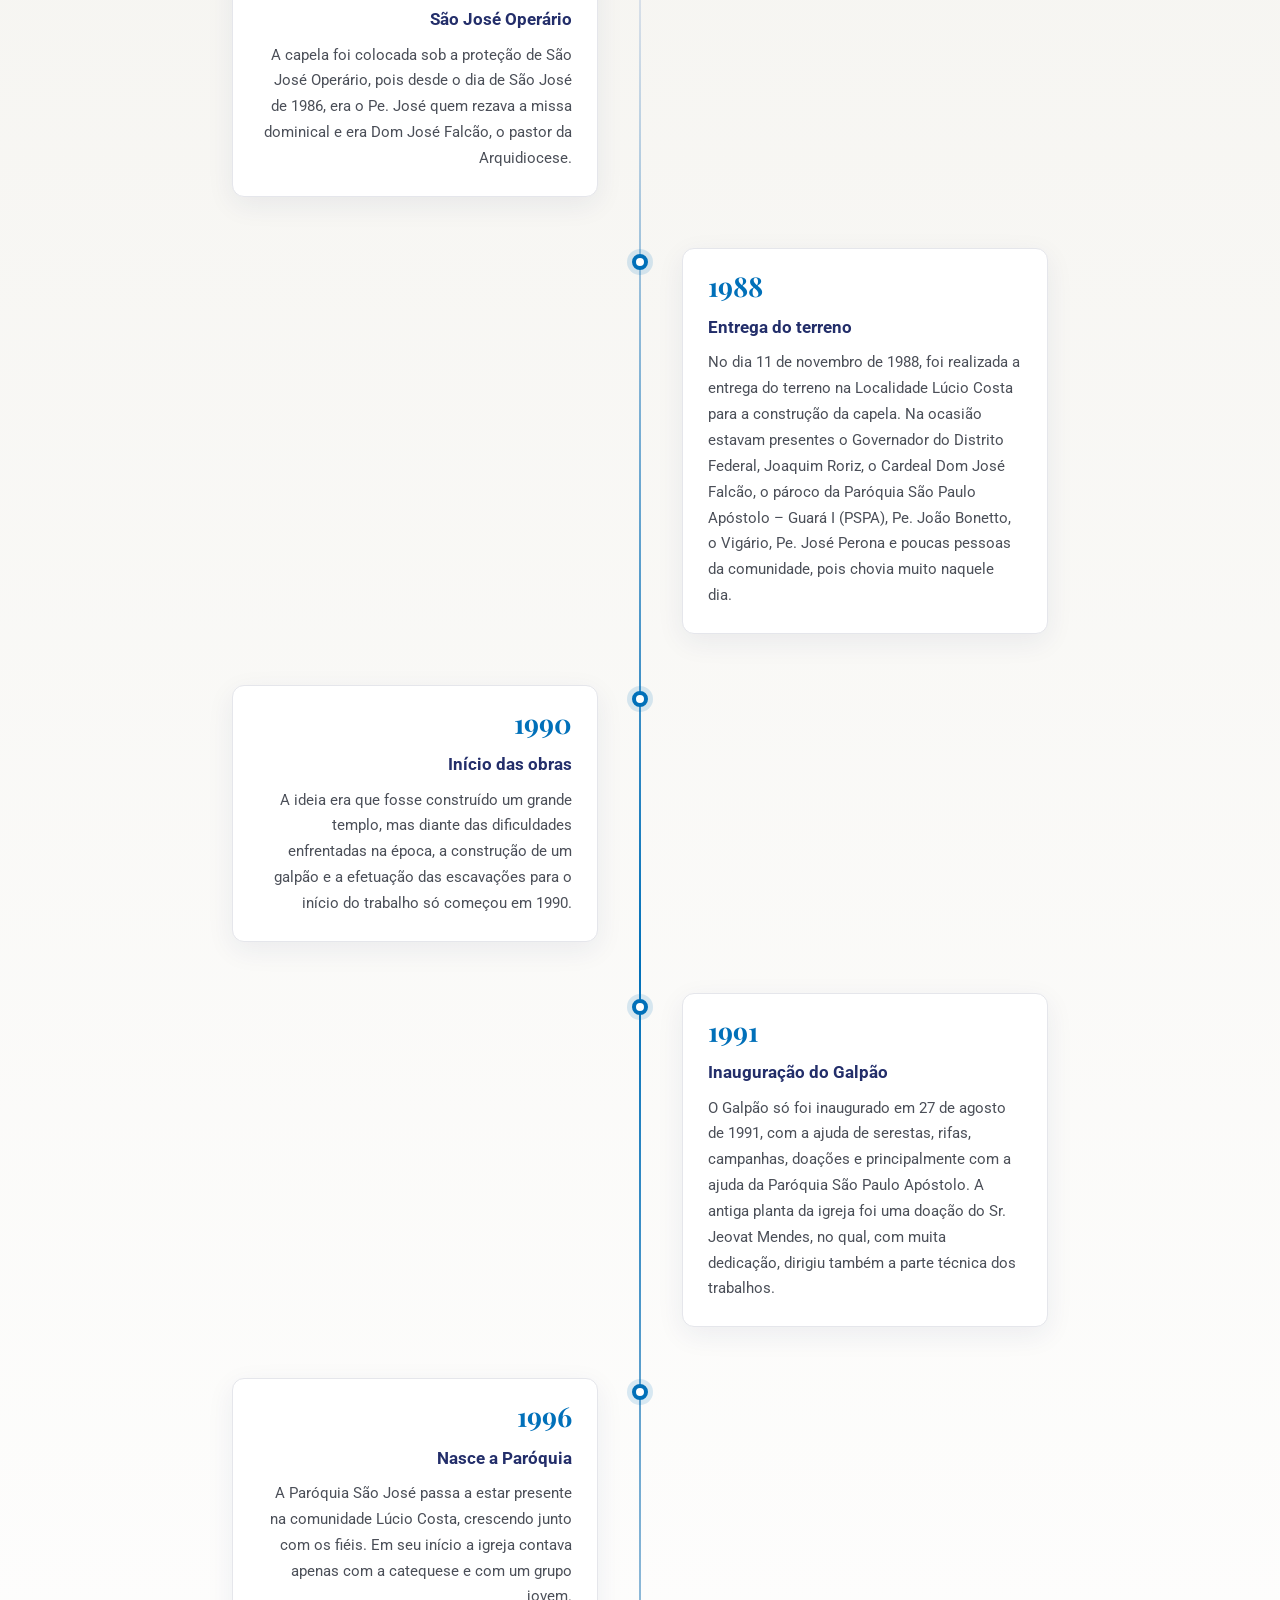
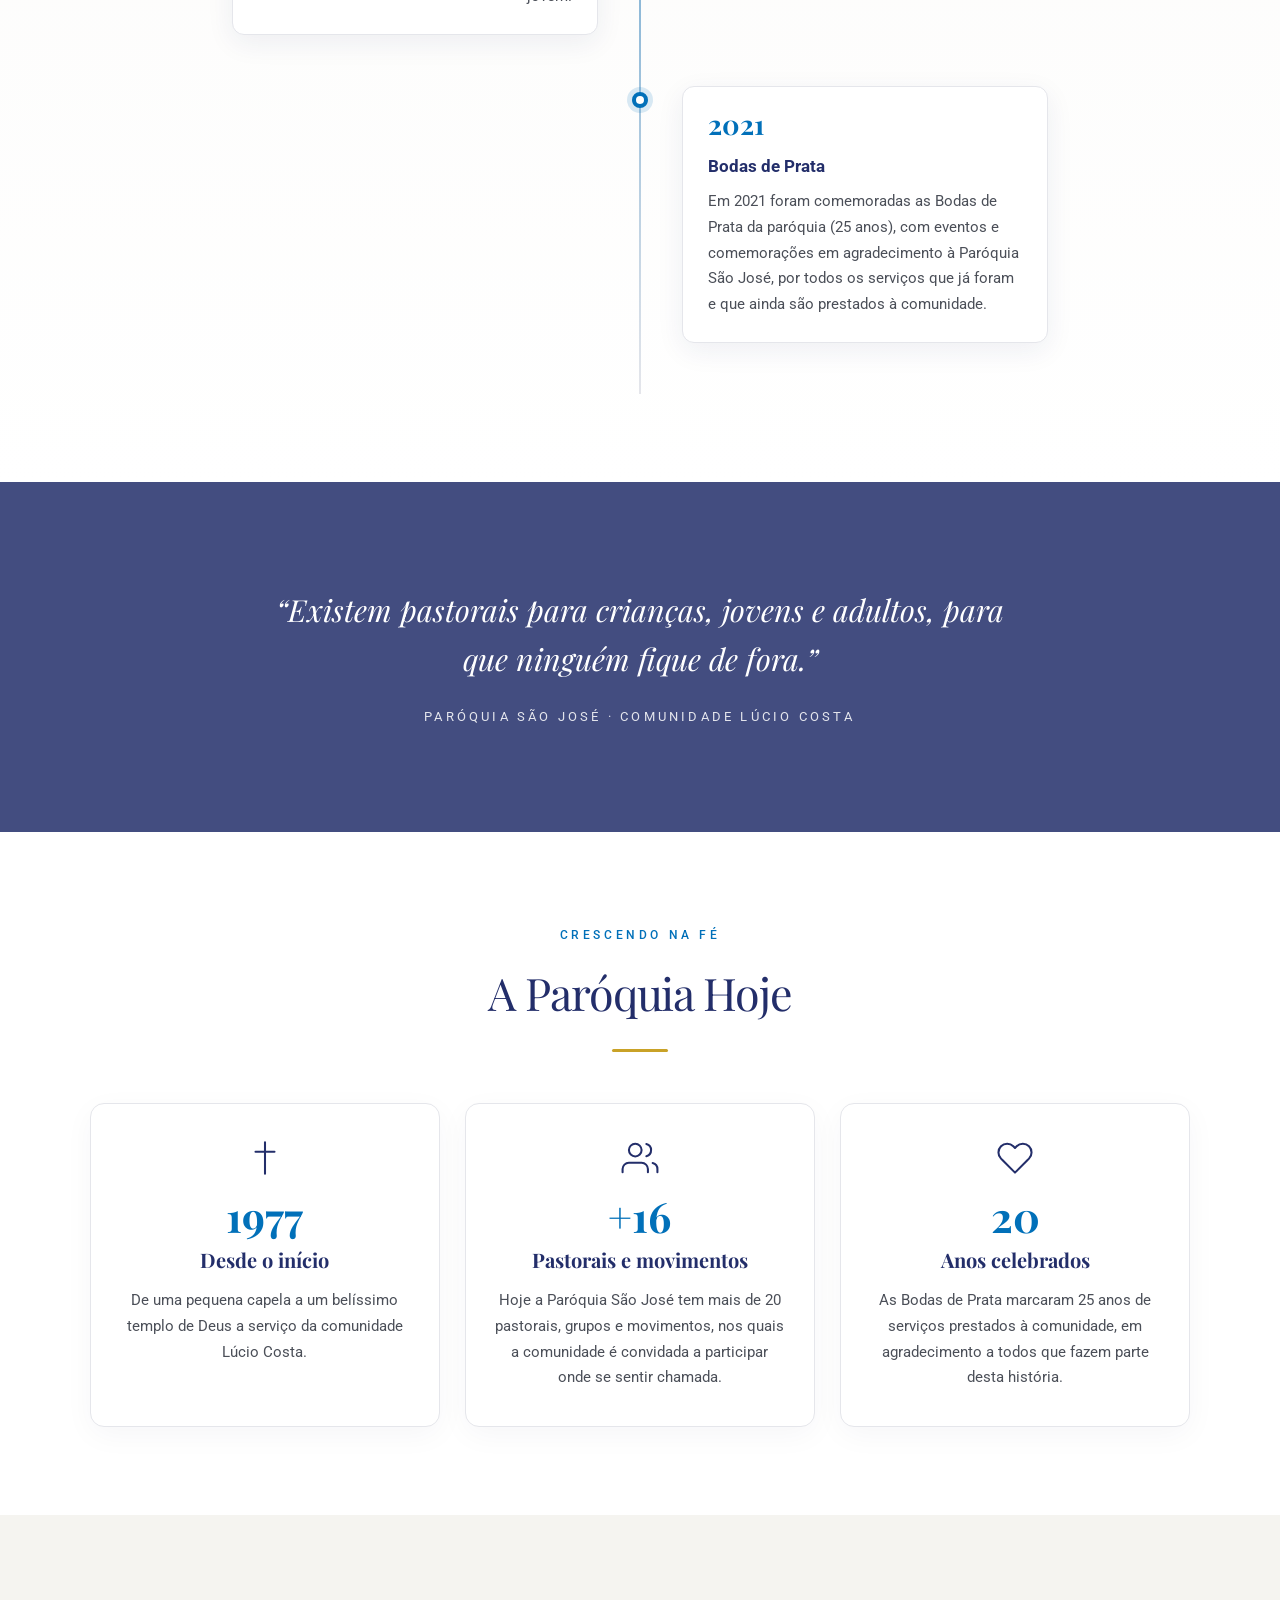
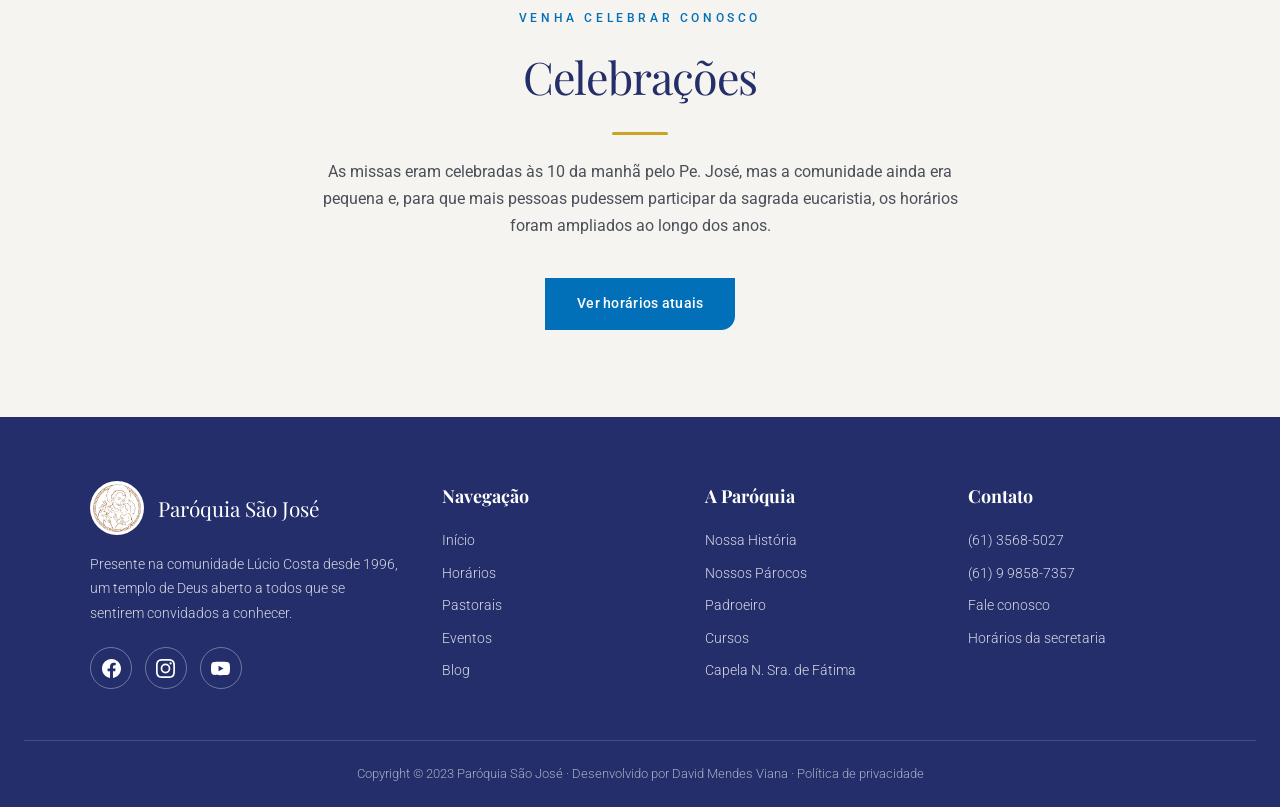
<file: paroquia/nossa-historia.html>
<!DOCTYPE html>
<html lang="pt-BR">
<head>
<meta charset="UTF-8">
<meta name="viewport" content="width=device-width, initial-scale=1.0">
<title>Nossa História — Paróquia São José</title>
<meta name="description" content="A história da Paróquia São José, presente na comunidade Lúcio Costa desde 1996.">
<link rel="icon" href="../assets/img/cropped-Sao-Jose.png">
<meta name="theme-color" content="#232e6a">
<meta property="og:type" content="website">
<meta property="og:site_name" content="Paróquia São José">
<meta property="og:title" content="Nossa História — Paróquia São José">
<meta property="og:description" content="A história da Paróquia São José, presente na comunidade Lúcio Costa desde 1996.">
<meta property="og:url" content="https://plc232007.github.io/paroquia-sao-jose/paroquia/nossa-historia.html">
<meta property="og:image" content="https://plc232007.github.io/paroquia-sao-jose/assets/img/igrejacheia.webp">
<meta property="og:locale" content="pt_BR">
<meta name="twitter:card" content="summary_large_image">
<link rel="apple-touch-icon" href="../assets/img/icon-192.png">
<link rel="manifest" href="../manifest.webmanifest">
<link rel="preconnect" href="https://fonts.googleapis.com">
<link rel="preconnect" href="https://fonts.gstatic.com" crossorigin>
<link href="https://fonts.googleapis.com/css2?family=Playfair+Display:ital,wght@0,400;0,600;0,700;1,400&family=Roboto:wght@300;400;500;700&display=swap" rel="stylesheet">
<link rel="stylesheet" href="../css/style.css">
</head>
<body data-raiz="../" data-pagina="nossa-historia">
<a class="pular-conteudo" href="#conteudo">Pular para o conteúdo</a>
<div id="menu-site"></div>
<main id="conteudo" tabindex="-1">

<!-- HERO -->
<section class="hero" style="min-height:80vh">
  <div class="hero-bg" style="background-image:url('../assets/img/igrejacheia.webp')"></div>
  <div class="hero-conteudo">
    <span class="selo anim1">Paróquia São José</span>
    <h1 class="anim2">Nossa História</h1>
    <p class="sub anim3">A Paróquia São José está presente na comunidade Lúcio Costa desde 1996. No início era apenas uma capela onde eram celebradas as missas, mas com o passar do tempo se tornou um belíssimo templo de Deus.</p>
    <div class="acoes anim4"><span class="btn btn-contorno" style="cursor:default">Desde 1996 servindo à comunidade</span></div>
  </div>
  <a class="seta-baixo" href="#inicio" aria-label="Rolar para baixo"><span></span></a>
</section>

<!-- INTRO -->
<section id="inicio">
  <div class="container duas-colunas">
    <div class="texto revelar-esq">
      <p class="destaque">Um belíssimo templo de Deus para atender a comunidade da região e quem se sentir convidado a conhecer.</p>
      <p>A Paróquia São José está presente na comunidade Lúcio Costa desde 1996. No início era apenas uma capela onde eram celebradas as missas, mas com o passar do tempo se tornou um belíssimo templo de Deus para atender a comunidade da região e quem se sentir convidado a conhecer.</p>
    </div>
    <div class="moldura revelar-dir">
      <img loading="lazy" decoding="async" src="../assets/img/CruzBranca.webp" alt="Cruz da Paróquia São José" style="aspect-ratio:4/3">
    </div>
  </div>
</section>

<!-- LINHA DO TEMPO -->
<section class="fundo-degrade">
  <div class="container">
    <div class="titulo-secao revelar">
      <span class="rotulo">Caminhada de fé</span>
      <h2>Linha do Tempo</h2>
      <div class="traco"></div>
    </div>
    <div class="timeline">
      <div class="evento revelar">
        <span class="ponto"></span>
        <div class="cartao">
          <span class="ano">1986</span>
          <h3>São José Operário</h3>
          <p>A capela foi colocada sob a proteção de São José Operário, pois desde o dia de São José de 1986, era o Pe. José quem rezava a missa dominical e era Dom José Falcão, o pastor da Arquidiocese.</p>
        </div>
      </div>
      <div class="evento revelar">
        <span class="ponto"></span>
        <div class="cartao">
          <span class="ano">1988</span>
          <h3>Entrega do terreno</h3>
          <p>No dia 11 de novembro de 1988, foi realizada a entrega do terreno na Localidade Lúcio Costa para a construção da capela. Na ocasião estavam presentes o Governador do Distrito Federal, Joaquim Roriz, o Cardeal Dom José Falcão, o pároco da Paróquia São Paulo Apóstolo – Guará I (PSPA), Pe. João Bonetto, o Vigário, Pe. José Perona e poucas pessoas da comunidade, pois chovia muito naquele dia.</p>
        </div>
      </div>
      <div class="evento revelar">
        <span class="ponto"></span>
        <div class="cartao">
          <span class="ano">1990</span>
          <h3>Início das obras</h3>
          <p>A ideia era que fosse construído um grande templo, mas diante das dificuldades enfrentadas na época, a construção de um galpão e a efetuação das escavações para o início do trabalho só começou em 1990.</p>
        </div>
      </div>
      <div class="evento revelar">
        <span class="ponto"></span>
        <div class="cartao">
          <span class="ano">1991</span>
          <h3>Inauguração do Galpão</h3>
          <p>O Galpão só foi inaugurado em 27 de agosto de 1991, com a ajuda de serestas, rifas, campanhas, doações e principalmente com a ajuda da Paróquia São Paulo Apóstolo. A antiga planta da igreja foi uma doação do Sr. Jeovat Mendes, no qual, com muita dedicação, dirigiu também a parte técnica dos trabalhos.</p>
        </div>
      </div>
      <div class="evento revelar">
        <span class="ponto"></span>
        <div class="cartao">
          <span class="ano">1996</span>
          <h3>Nasce a Paróquia</h3>
          <p>A Paróquia São José passa a estar presente na comunidade Lúcio Costa, crescendo junto com os fiéis. Em seu início a igreja contava apenas com a catequese e com um grupo jovem.</p>
        </div>
      </div>
      <div class="evento revelar">
        <span class="ponto"></span>
        <div class="cartao">
          <span class="ano">2021</span>
          <h3>Bodas de Prata</h3>
          <p>Em 2021 foram comemoradas as Bodas de Prata da paróquia (25 anos), com eventos e comemorações em agradecimento à Paróquia São José, por todos os serviços que já foram e que ainda são prestados à comunidade.</p>
        </div>
      </div>
    </div>
  </div>
</section>

<!-- FAIXA CITAÇÃO -->
<section class="faixa" style="background-image:url('../assets/img/altar.webp')">
  <div class="container revelar">
    <blockquote>“Existem pastorais para crianças, jovens e adultos, para que ninguém fique de fora.”</blockquote>
    <cite>Paróquia São José · Comunidade Lúcio Costa</cite>
  </div>
</section>

<!-- A PARÓQUIA HOJE -->
<section>
  <div class="container">
    <div class="titulo-secao revelar">
      <span class="rotulo">Crescendo na fé</span>
      <h2>A Paróquia Hoje</h2>
      <div class="traco"></div>
    </div>
    <div class="cards">
      <div class="card centro revelar">
        <div class="icone"><svg viewBox="0 0 24 24"><path d="M12 2v20M6 8h12"/></svg></div>
        <span class="numero" data-contar="1996" data-inicio="1900">1996</span>
        <h3>Desde o início</h3>
        <p>De uma pequena capela a um belíssimo templo de Deus a serviço da comunidade Lúcio Costa.</p>
      </div>
      <div class="card centro revelar atraso-1">
        <div class="icone"><svg viewBox="0 0 24 24"><path d="M17 21v-2a4 4 0 0 0-4-4H5a4 4 0 0 0-4 4v2"/><circle cx="9" cy="7" r="4"/><path d="M23 21v-2a4 4 0 0 0-3-3.87M16 3.13a4 4 0 0 1 0 7.75"/></svg></div>
        <span class="numero" data-contar="20" data-prefixo="+">+20</span>
        <h3>Pastorais e movimentos</h3>
        <p>Hoje a Paróquia São José tem mais de 20 pastorais, grupos e movimentos, nos quais a comunidade é convidada a participar onde se sentir chamada.</p>
      </div>
      <div class="card centro revelar atraso-2">
        <div class="icone"><svg viewBox="0 0 24 24"><path d="M20.84 4.61a5.5 5.5 0 0 0-7.78 0L12 5.67l-1.06-1.06a5.5 5.5 0 0 0-7.78 7.78l1.06 1.06L12 21.23l7.78-7.78 1.06-1.06a5.5 5.5 0 0 0 0-7.78z"/></svg></div>
        <span class="numero" data-contar="25">25</span>
        <h3>Anos celebrados</h3>
        <p>As Bodas de Prata marcaram 25 anos de serviços prestados à comunidade, em agradecimento a todos que fazem parte desta história.</p>
      </div>
    </div>
  </div>
</section>

<!-- CELEBRAÇÕES NA HISTÓRIA -->
<section class="fundo-cinza">
  <div class="container">
    <div class="titulo-secao revelar">
      <span class="rotulo">Venha celebrar conosco</span>
      <h2>Celebrações</h2>
      <div class="traco"></div>
    </div>
    <p class="revelar" style="text-align:center;max-width:680px;margin:-1.8rem auto 2.4rem;color:var(--texto-suave)">As missas eram celebradas às 10 da manhã pelo Pe. José, mas a comunidade ainda era pequena e, para que mais pessoas pudessem participar da sagrada eucaristia, os horários foram ampliados ao longo dos anos.</p>
    <p class="revelar" style="text-align:center"><a class="btn btn-azul" href="../horarios.html">Ver horários atuais</a></p>
  </div>
</section>

</main>
<div id="rodape-site"></div>
<script src="../js/main.js"></script>
</body>
</html>
</file>
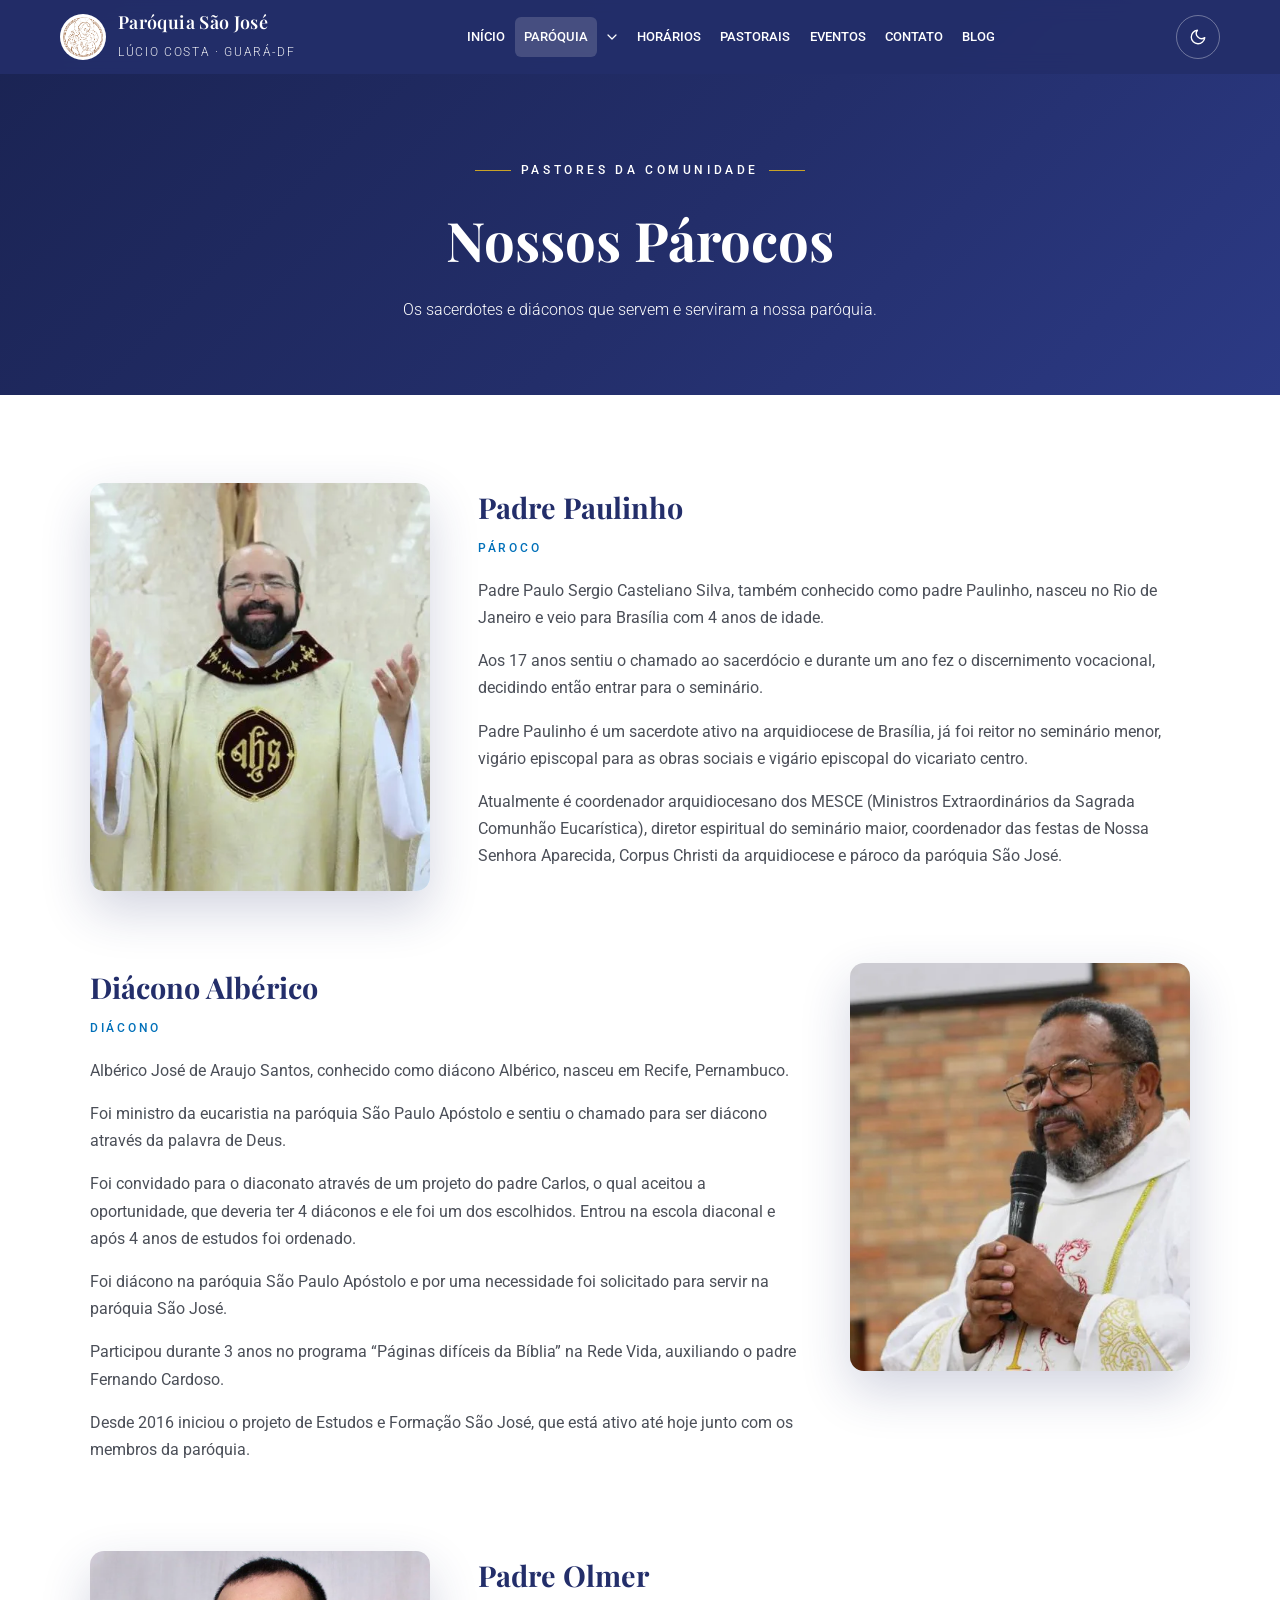
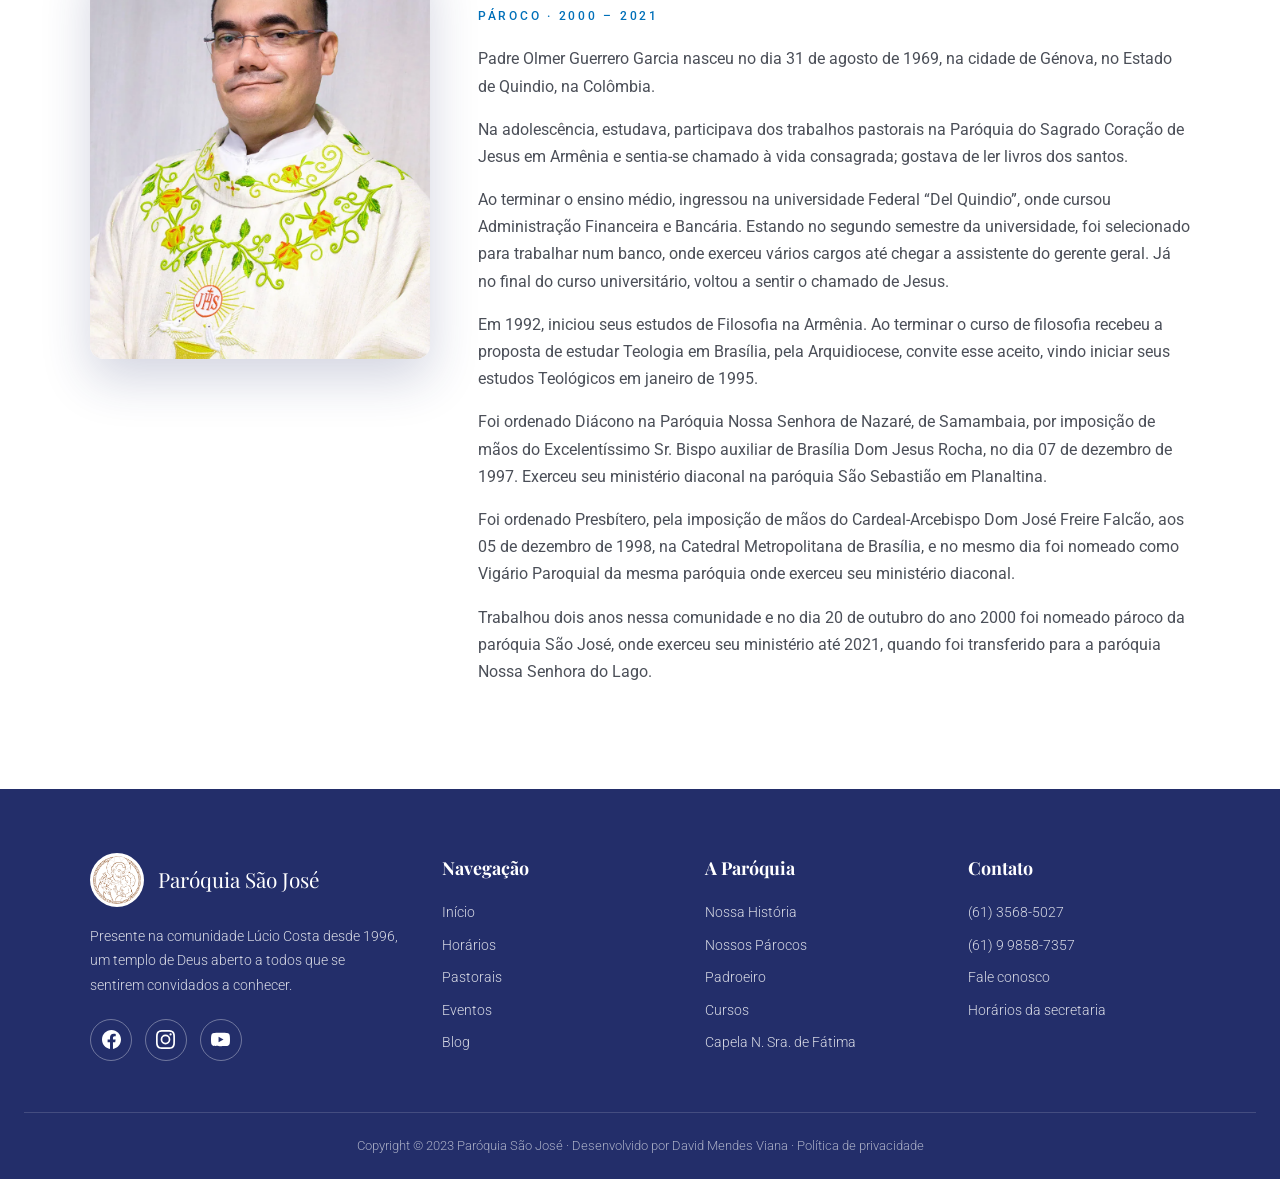
<file: paroquia/nossos-parocos.html>
<!DOCTYPE html>
<html lang="pt-BR">
<head>
<meta charset="UTF-8">
<meta name="viewport" content="width=device-width, initial-scale=1.0">
<title>Nossos Párocos — Paróquia São José</title>
<meta name="description" content="Conheça os pastores que conduzem e conduziram a Paróquia São José.">
<link rel="icon" href="../assets/img/cropped-Sao-Jose.png">
<meta name="theme-color" content="#232e6a">
<meta property="og:type" content="website">
<meta property="og:site_name" content="Paróquia São José">
<meta property="og:title" content="Nossos Párocos — Paróquia São José">
<meta property="og:description" content="Conheça os pastores que conduzem e conduziram a Paróquia São José.">
<meta property="og:url" content="https://plc232007.github.io/paroquia-sao-jose/paroquia/nossos-parocos.html">
<meta property="og:image" content="https://plc232007.github.io/paroquia-sao-jose/assets/img/igrejacheia.webp">
<meta property="og:locale" content="pt_BR">
<meta name="twitter:card" content="summary_large_image">
<link rel="apple-touch-icon" href="../assets/img/icon-192.png">
<link rel="manifest" href="../manifest.webmanifest">
<link rel="preconnect" href="https://fonts.googleapis.com">
<link rel="preconnect" href="https://fonts.gstatic.com" crossorigin>
<link href="https://fonts.googleapis.com/css2?family=Playfair+Display:ital,wght@0,400;0,600;0,700;1,400&family=Roboto:wght@300;400;500;700&display=swap" rel="stylesheet">
<link rel="stylesheet" href="../css/style.css">
</head>
<body data-raiz="../" data-pagina="nossos-parocos">
<a class="pular-conteudo" href="#conteudo">Pular para o conteúdo</a>
<div id="menu-site"></div>
<main id="conteudo" tabindex="-1">

<section class="pagina-hero">
  <span class="selo">Pastores da comunidade</span>
  <h1>Nossos Párocos</h1>
  <p class="sub">Os sacerdotes e diáconos que servem e serviram a nossa paróquia.</p>
</section>

<section>
  <div class="container">
    <div class="perfil">
      <div class="perfil-foto revelar-esq"><img loading="lazy" decoding="async" src="../assets/img/paulinho.webp" alt="Padre Paulinho"></div>
      <div class="revelar-dir">
        <h3>Padre Paulinho</h3>
        <span class="cargo">Pároco</span>
        <p>Padre Paulo Sergio Casteliano Silva, também conhecido como padre Paulinho, nasceu no Rio de Janeiro e veio para Brasília com 4 anos de idade.</p>
        <p>Aos 17 anos sentiu o chamado ao sacerdócio e durante um ano fez o discernimento vocacional, decidindo então entrar para o seminário.</p>
        <p>Padre Paulinho é um sacerdote ativo na arquidiocese de Brasília, já foi reitor no seminário menor, vigário episcopal para as obras sociais e vigário episcopal do vicariato centro.</p>
        <p>Atualmente é coordenador arquidiocesano dos MESCE (Ministros Extraordinários da Sagrada Comunhão Eucarística), diretor espiritual do seminário maior, coordenador das festas de Nossa Senhora Aparecida, Corpus Christi da arquidiocese e pároco da paróquia São José.</p>
      </div>
    </div>

    <div class="perfil invertido">
      <div class="perfil-foto revelar-dir"><img loading="lazy" decoding="async" src="../assets/img/alberico.webp" alt="Diácono Albérico"></div>
      <div class="revelar-esq">
        <h3>Diácono Albérico</h3>
        <span class="cargo">Diácono</span>
        <p>Albérico José de Araujo Santos, conhecido como diácono Albérico, nasceu em Recife, Pernambuco.</p>
        <p>Foi ministro da eucaristia na paróquia São Paulo Apóstolo e sentiu o chamado para ser diácono através da palavra de Deus.</p>
        <p>Foi convidado para o diaconato através de um projeto do padre Carlos, o qual aceitou a oportunidade, que deveria ter 4 diáconos e ele foi um dos escolhidos. Entrou na escola diaconal e após 4 anos de estudos foi ordenado.</p>
        <p>Foi diácono na paróquia São Paulo Apóstolo e por uma necessidade foi solicitado para servir na paróquia São José.</p>
        <p>Participou durante 3 anos no programa “Páginas difíceis da Bíblia” na Rede Vida, auxiliando o padre Fernando Cardoso.</p>
        <p>Desde 2016 iniciou o projeto de Estudos e Formação São José, que está ativo até hoje junto com os membros da paróquia.</p>
      </div>
    </div>

    <div class="perfil">
      <div class="perfil-foto revelar-esq"><img loading="lazy" decoding="async" src="../assets/img/PeOlmer.webp" alt="Padre Olmer"></div>
      <div class="revelar-dir">
        <h3>Padre Olmer</h3>
        <span class="cargo">Pároco · 2000 – 2021</span>
        <p>Padre Olmer Guerrero Garcia nasceu no dia 31 de agosto de 1969, na cidade de Génova, no Estado de Quindio, na Colômbia.</p>
        <p>Na adolescência, estudava, participava dos trabalhos pastorais na Paróquia do Sagrado Coração de Jesus em Armênia e sentia-se chamado à vida consagrada; gostava de ler livros dos santos.</p>
        <p>Ao terminar o ensino médio, ingressou na universidade Federal “Del Quindio”, onde cursou Administração Financeira e Bancária. Estando no segundo semestre da universidade, foi selecionado para trabalhar num banco, onde exerceu vários cargos até chegar a assistente do gerente geral. Já no final do curso universitário, voltou a sentir o chamado de Jesus.</p>
        <p>Em 1992, iniciou seus estudos de Filosofia na Armênia. Ao terminar o curso de filosofia recebeu a proposta de estudar Teologia em Brasília, pela Arquidiocese, convite esse aceito, vindo iniciar seus estudos Teológicos em janeiro de 1995.</p>
        <p>Foi ordenado Diácono na Paróquia Nossa Senhora de Nazaré, de Samambaia, por imposição de mãos do Excelentíssimo Sr. Bispo auxiliar de Brasília Dom Jesus Rocha, no dia 07 de dezembro de 1997. Exerceu seu ministério diaconal na paróquia São Sebastião em Planaltina.</p>
        <p>Foi ordenado Presbítero, pela imposição de mãos do Cardeal-Arcebispo Dom José Freire Falcão, aos 05 de dezembro de 1998, na Catedral Metropolitana de Brasília, e no mesmo dia foi nomeado como Vigário Paroquial da mesma paróquia onde exerceu seu ministério diaconal.</p>
        <p>Trabalhou dois anos nessa comunidade e no dia 20 de outubro do ano 2000 foi nomeado pároco da paróquia São José, onde exerceu seu ministério até 2021, quando foi transferido para a paróquia Nossa Senhora do Lago.</p>
      </div>
    </div>
  </div>
</section>

</main>
<div id="rodape-site"></div>
<script src="../js/main.js"></script>
</body>
</html>
</file>
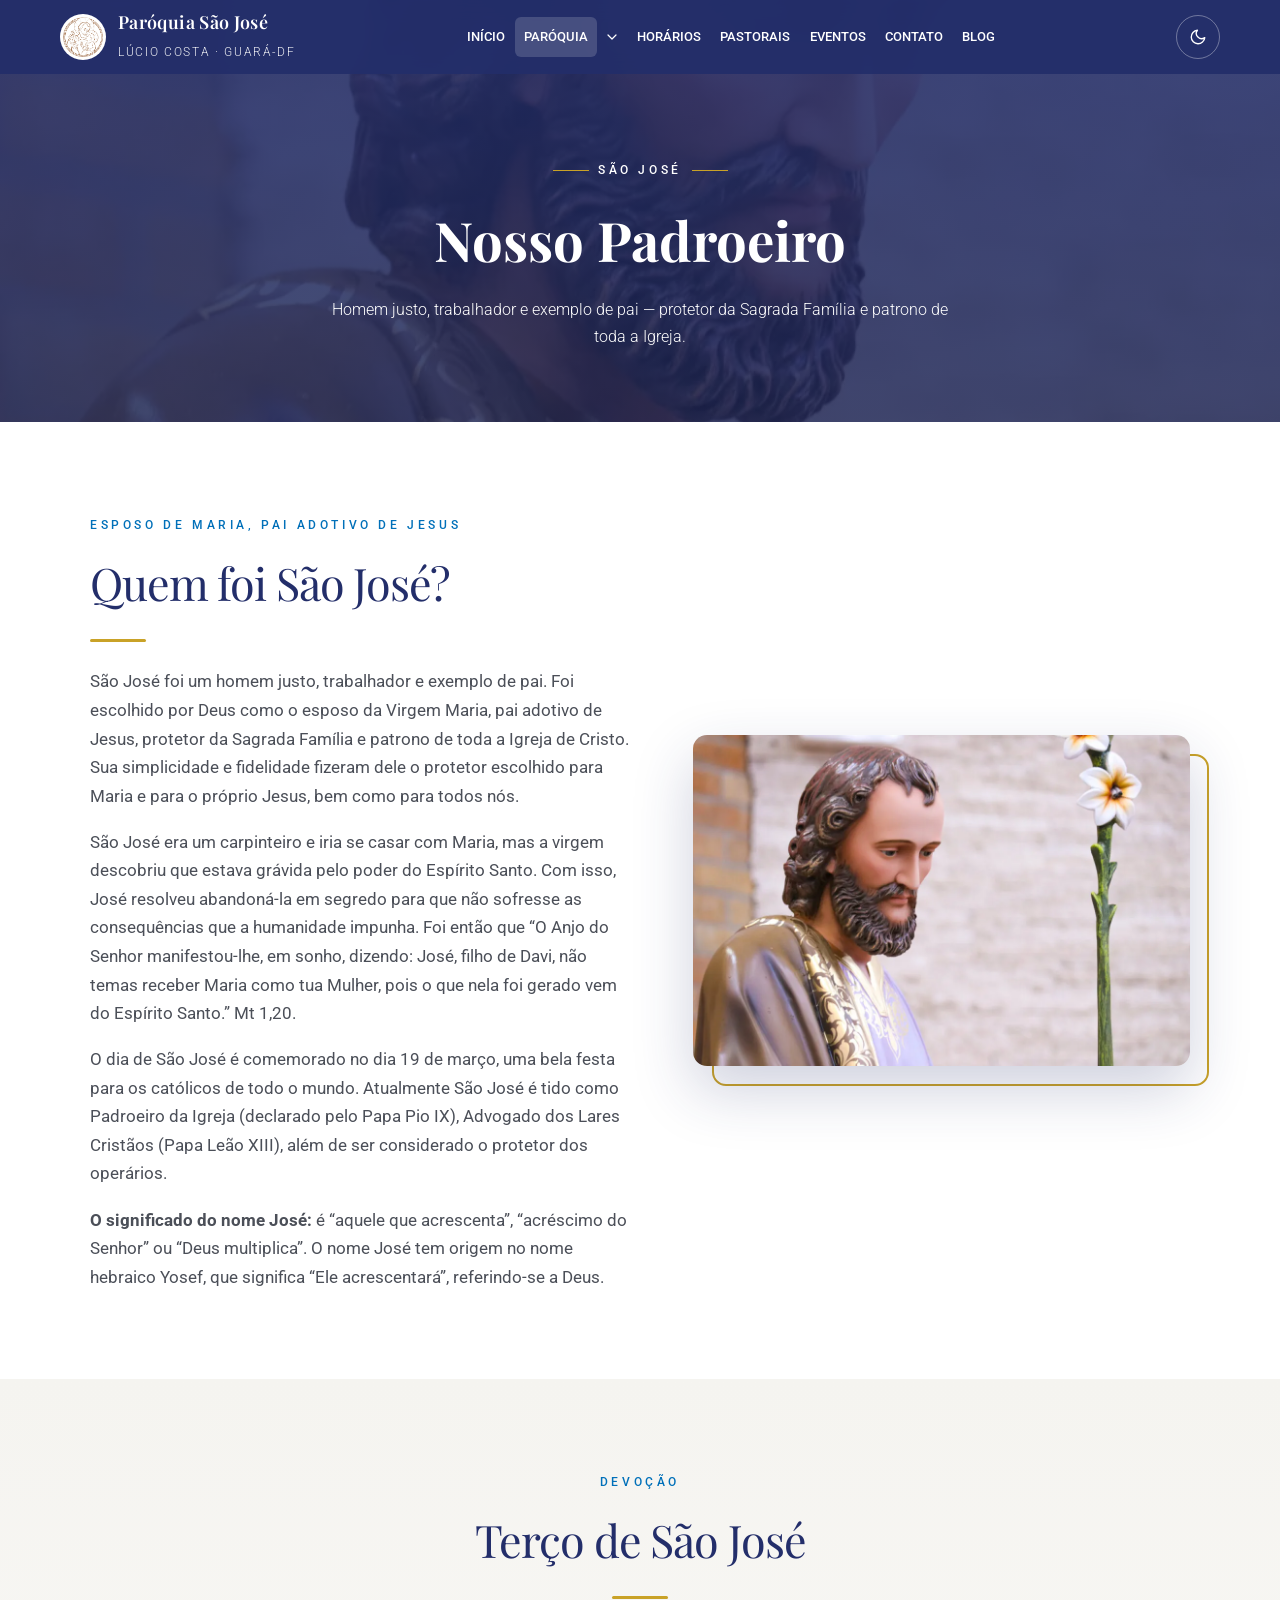
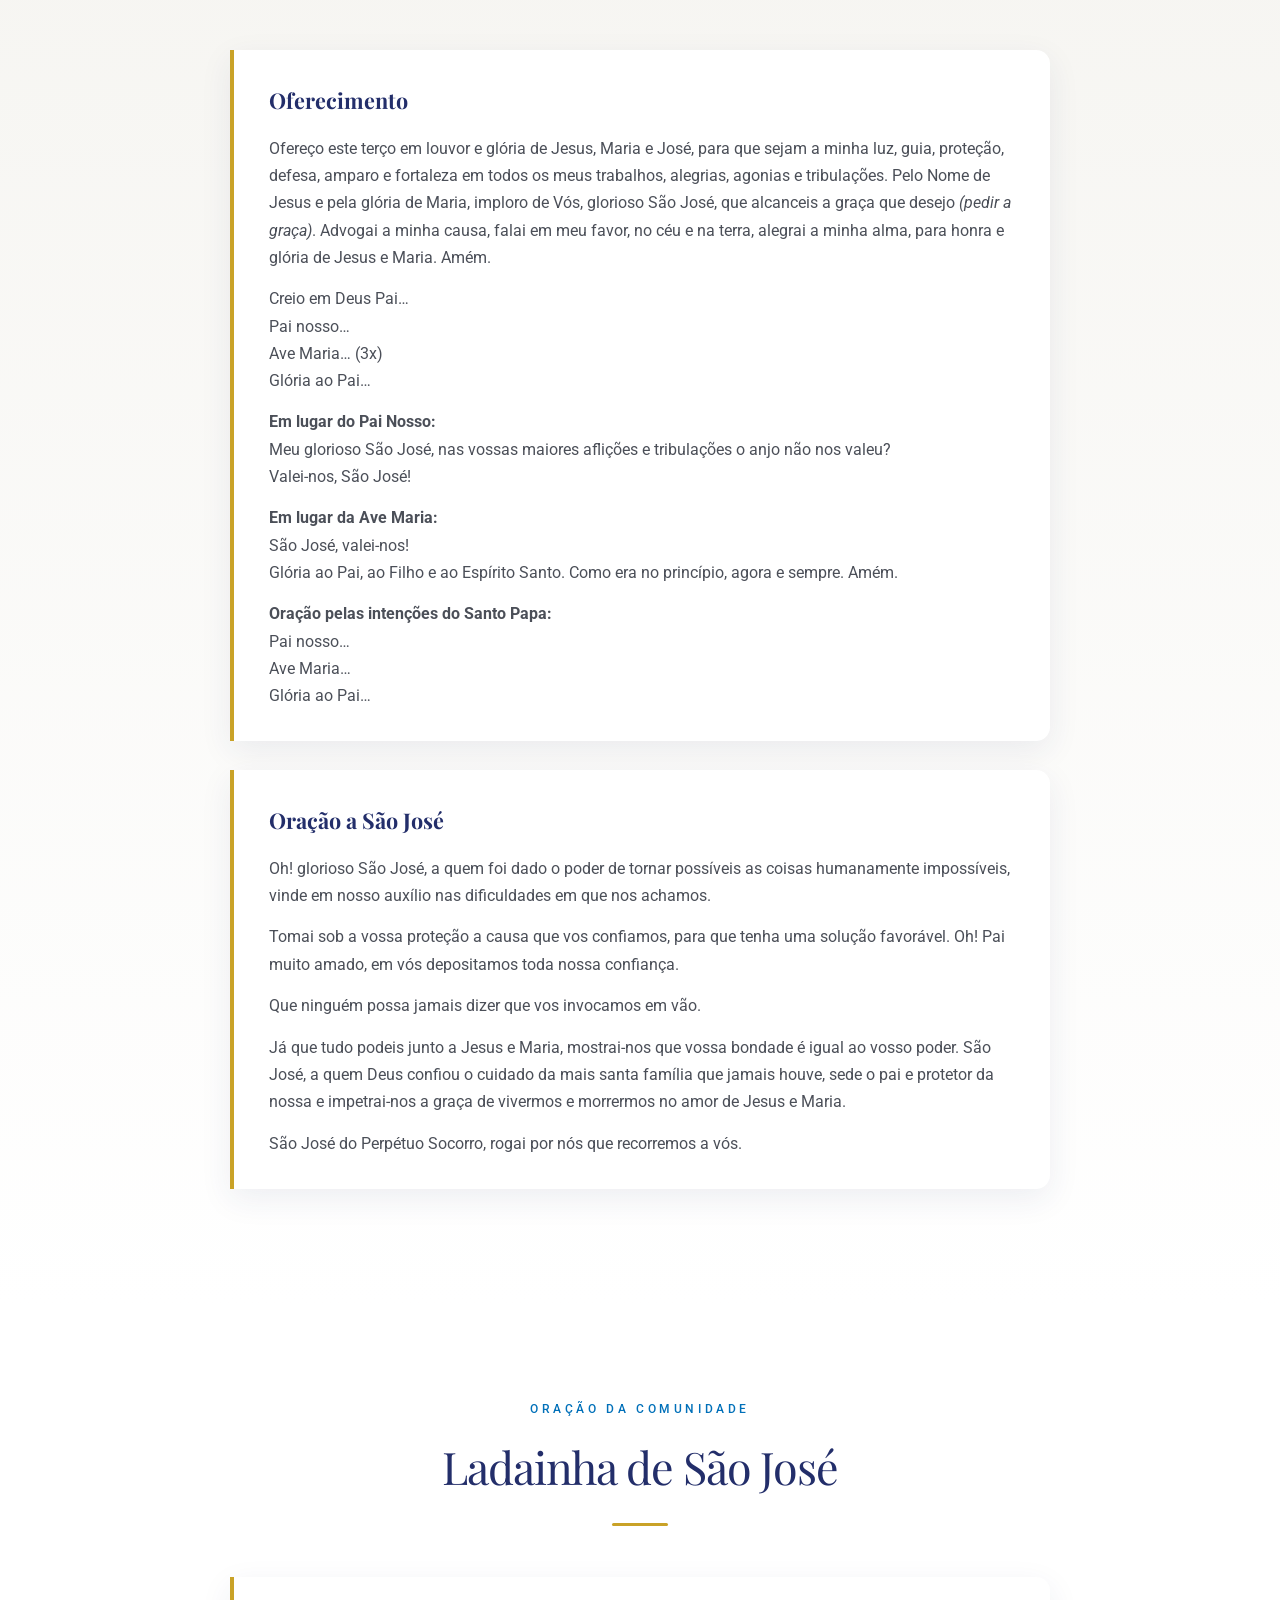
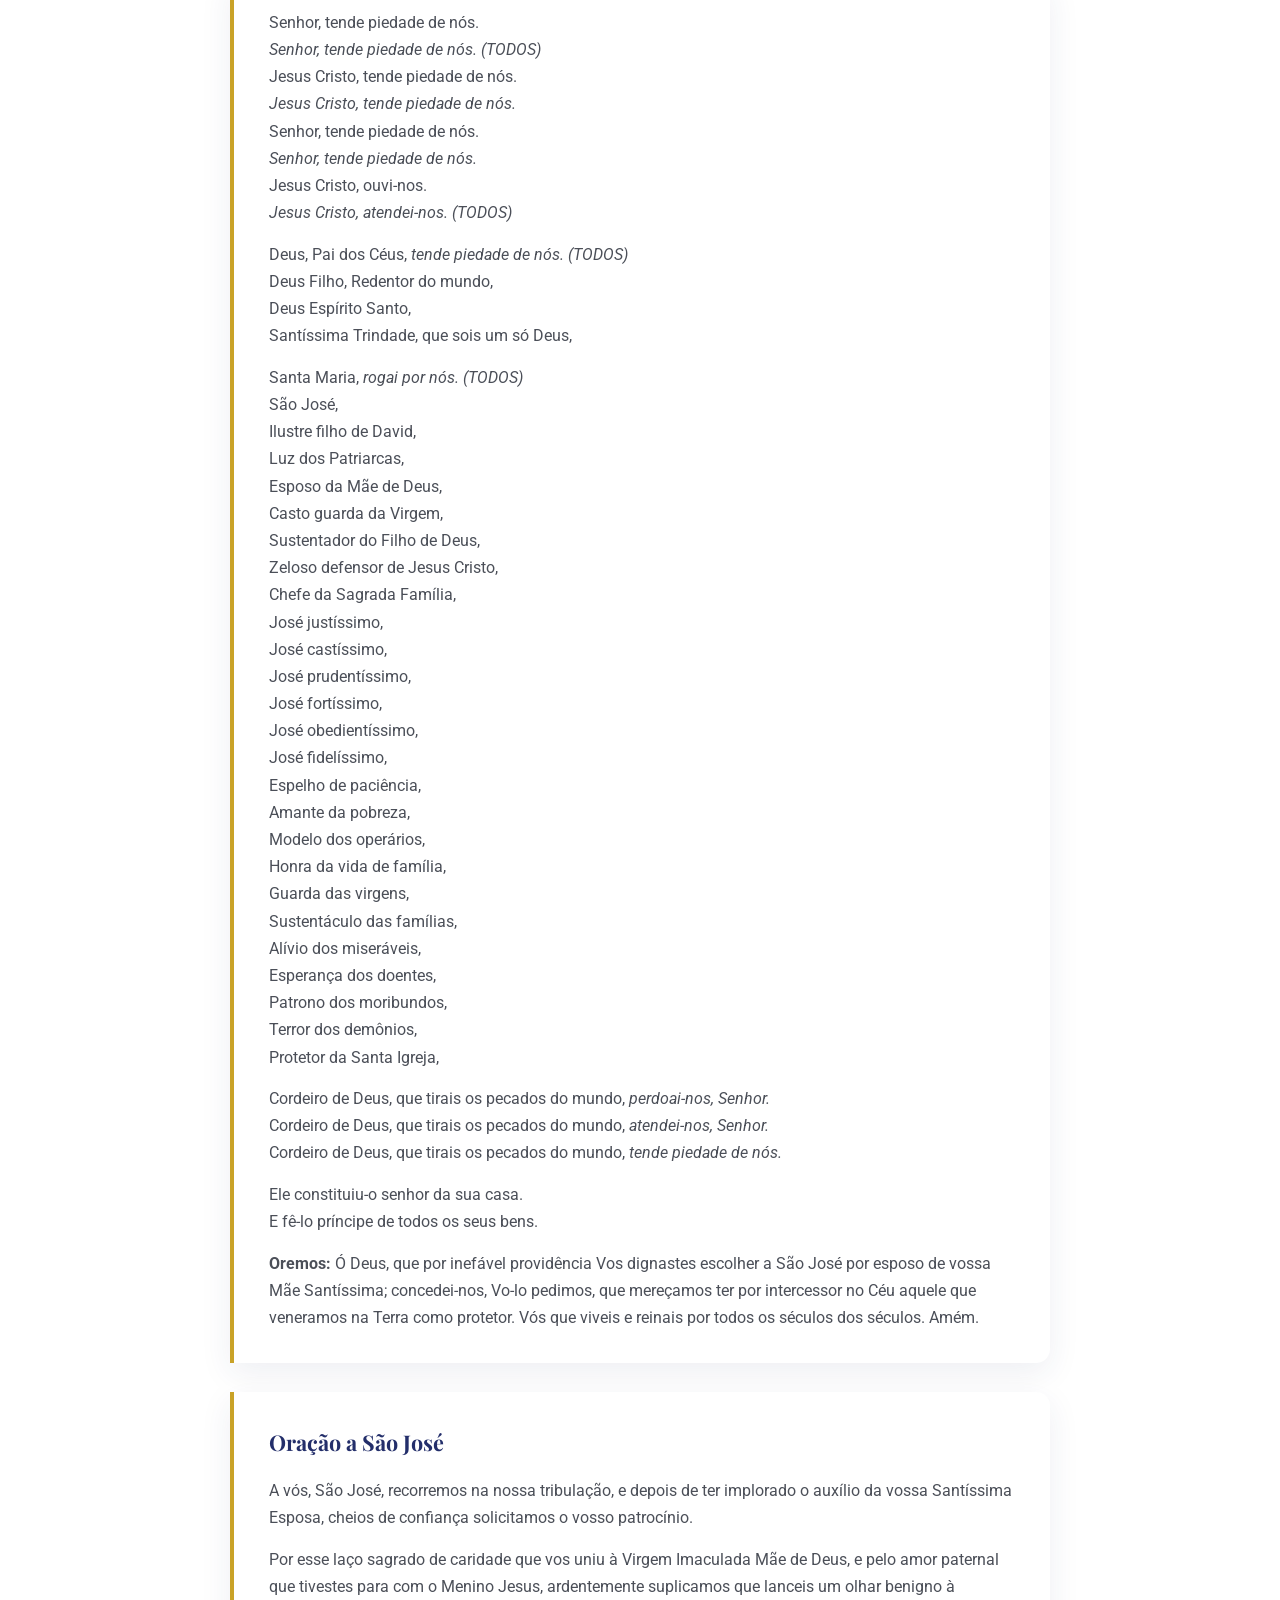
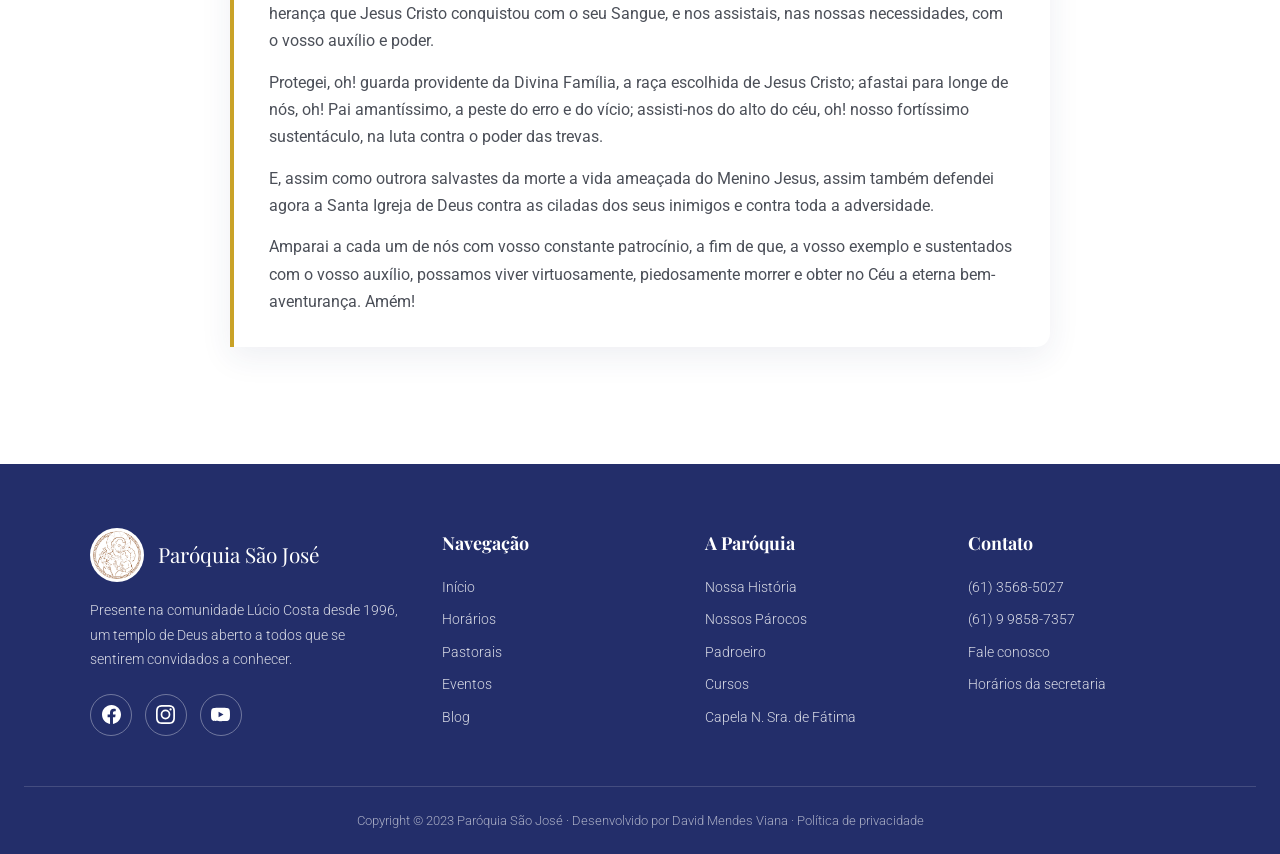
<file: paroquia/padroeiro.html>
<!DOCTYPE html>
<html lang="pt-BR">
<head>
<meta charset="UTF-8">
<meta name="viewport" content="width=device-width, initial-scale=1.0">
<title>Padroeiro — Paróquia São José</title>
<meta name="description" content="Quem foi São José, padroeiro da nossa paróquia — orações, terço e ladainha.">
<link rel="icon" href="../assets/img/cropped-Sao-Jose.png">
<meta name="theme-color" content="#232e6a">
<meta property="og:type" content="website">
<meta property="og:site_name" content="Paróquia São José">
<meta property="og:title" content="Padroeiro — Paróquia São José">
<meta property="og:description" content="Quem foi São José, padroeiro da nossa paróquia — orações, terço e ladainha.">
<meta property="og:url" content="https://plc232007.github.io/paroquia-sao-jose/paroquia/padroeiro.html">
<meta property="og:image" content="https://plc232007.github.io/paroquia-sao-jose/assets/img/igrejacheia.webp">
<meta property="og:locale" content="pt_BR">
<meta name="twitter:card" content="summary_large_image">
<link rel="apple-touch-icon" href="../assets/img/icon-192.png">
<link rel="manifest" href="../manifest.webmanifest">
<link rel="preconnect" href="https://fonts.googleapis.com">
<link rel="preconnect" href="https://fonts.gstatic.com" crossorigin>
<link href="https://fonts.googleapis.com/css2?family=Playfair+Display:ital,wght@0,400;0,600;0,700;1,400&family=Roboto:wght@300;400;500;700&display=swap" rel="stylesheet">
<link rel="stylesheet" href="../css/style.css">
</head>
<body data-raiz="../" data-pagina="padroeiro">
<a class="pular-conteudo" href="#conteudo">Pular para o conteúdo</a>
<div id="menu-site"></div>
<main id="conteudo" tabindex="-1">

<section class="pagina-hero com-foto">
  <div class="foto-fundo" style="background-image:url('../assets/img/Sao-Jose-1.webp')"></div>
  <div class="veu"></div>
  <span class="selo">São José</span>
  <h1>Nosso Padroeiro</h1>
  <p class="sub">Homem justo, trabalhador e exemplo de pai — protetor da Sagrada Família e patrono de toda a Igreja.</p>
</section>

<!-- QUEM FOI -->
<section>
  <div class="container duas-colunas">
    <div class="texto revelar-esq">
      <div class="titulo-secao esq">
        <span class="rotulo">Esposo de Maria, pai adotivo de Jesus</span>
        <h2>Quem foi São José?</h2>
        <div class="traco"></div>
      </div>
      <p>São José foi um homem justo, trabalhador e exemplo de pai. Foi escolhido por Deus como o esposo da Virgem Maria, pai adotivo de Jesus, protetor da Sagrada Família e patrono de toda a Igreja de Cristo. Sua simplicidade e fidelidade fizeram dele o protetor escolhido para Maria e para o próprio Jesus, bem como para todos nós.</p>
      <p>São José era um carpinteiro e iria se casar com Maria, mas a virgem descobriu que estava grávida pelo poder do Espírito Santo. Com isso, José resolveu abandoná-la em segredo para que não sofresse as consequências que a humanidade impunha. Foi então que “O Anjo do Senhor manifestou-lhe, em sonho, dizendo: José, filho de Davi, não temas receber Maria como tua Mulher, pois o que nela foi gerado vem do Espírito Santo.” Mt 1,20.</p>
      <p>O dia de São José é comemorado no dia 19 de março, uma bela festa para os católicos de todo o mundo. Atualmente São José é tido como Padroeiro da Igreja (declarado pelo Papa Pio IX), Advogado dos Lares Cristãos (Papa Leão XIII), além de ser considerado o protetor dos operários.</p>
      <p><strong>O significado do nome José:</strong> é “aquele que acrescenta”, “acréscimo do Senhor” ou “Deus multiplica”. O nome José tem origem no nome hebraico Yosef, que significa “Ele acrescentará”, referindo-se a Deus.</p>
    </div>
    <div class="moldura revelar-dir">
      <img loading="lazy" decoding="async" src="../assets/img/IMG_9497-1024x683.webp" alt="Rosto de São José das Mãos Piedosas">
    </div>
  </div>
</section>

<!-- TERÇO -->
<section class="fundo-degrade">
  <div class="container-estreito">
    <div class="titulo-secao revelar">
      <span class="rotulo">Devoção</span>
      <h2>Terço de São José</h2>
      <div class="traco"></div>
    </div>

    <div class="oracao revelar">
      <h3>Oferecimento</h3>
      <p>Ofereço este terço em louvor e glória de Jesus, Maria e José, para que sejam a minha luz, guia, proteção, defesa, amparo e fortaleza em todos os meus trabalhos, alegrias, agonias e tribulações. Pelo Nome de Jesus e pela glória de Maria, imploro de Vós, glorioso São José, que alcanceis a graça que desejo <em>(pedir a graça)</em>. Advogai a minha causa, falai em meu favor, no céu e na terra, alegrai a minha alma, para honra e glória de Jesus e Maria. Amém.</p>
      <p>Creio em Deus Pai…<br>Pai nosso…<br>Ave Maria… (3x)<br>Glória ao Pai…</p>
      <p><strong>Em lugar do Pai Nosso:</strong><br>Meu glorioso São José, nas vossas maiores aflições e tribulações o anjo não nos valeu?<br>Valei-nos, São José!</p>
      <p><strong>Em lugar da Ave Maria:</strong><br>São José, valei-nos!<br>Glória ao Pai, ao Filho e ao Espírito Santo. Como era no princípio, agora e sempre. Amém.</p>
      <p><strong>Oração pelas intenções do Santo Papa:</strong><br>Pai nosso…<br>Ave Maria…<br>Glória ao Pai…</p>
    </div>

    <div class="oracao revelar">
      <h3>Oração a São José</h3>
      <p>Oh! glorioso São José, a quem foi dado o poder de tornar possíveis as coisas humanamente impossíveis, vinde em nosso auxílio nas dificuldades em que nos achamos.</p>
      <p>Tomai sob a vossa proteção a causa que vos confiamos, para que tenha uma solução favorável. Oh! Pai muito amado, em vós depositamos toda nossa confiança.</p>
      <p>Que ninguém possa jamais dizer que vos invocamos em vão.</p>
      <p>Já que tudo podeis junto a Jesus e Maria, mostrai-nos que vossa bondade é igual ao vosso poder. São José, a quem Deus confiou o cuidado da mais santa família que jamais houve, sede o pai e protetor da nossa e impetrai-nos a graça de vivermos e morrermos no amor de Jesus e Maria.</p>
      <p>São José do Perpétuo Socorro, rogai por nós que recorremos a vós.</p>
    </div>
  </div>
</section>

<!-- LADAINHA -->
<section>
  <div class="container-estreito">
    <div class="titulo-secao revelar">
      <span class="rotulo">Oração da comunidade</span>
      <h2>Ladainha de São José</h2>
      <div class="traco"></div>
    </div>
    <div class="oracao revelar">
      <p>Senhor, tende piedade de nós.<br><em>Senhor, tende piedade de nós. (TODOS)</em><br>
      Jesus Cristo, tende piedade de nós.<br><em>Jesus Cristo, tende piedade de nós.</em><br>
      Senhor, tende piedade de nós.<br><em>Senhor, tende piedade de nós.</em><br>
      Jesus Cristo, ouvi-nos.<br><em>Jesus Cristo, atendei-nos. (TODOS)</em></p>
      <p>Deus, Pai dos Céus, <em>tende piedade de nós. (TODOS)</em><br>
      Deus Filho, Redentor do mundo,<br>
      Deus Espírito Santo,<br>
      Santíssima Trindade, que sois um só Deus,</p>
      <p>Santa Maria, <em>rogai por nós. (TODOS)</em><br>
      São José,<br>
      Ilustre filho de David,<br>
      Luz dos Patriarcas,<br>
      Esposo da Mãe de Deus,<br>
      Casto guarda da Virgem,<br>
      Sustentador do Filho de Deus,<br>
      Zeloso defensor de Jesus Cristo,<br>
      Chefe da Sagrada Família,<br>
      José justíssimo,<br>
      José castíssimo,<br>
      José prudentíssimo,<br>
      José fortíssimo,<br>
      José obedientíssimo,<br>
      José fidelíssimo,<br>
      Espelho de paciência,<br>
      Amante da pobreza,<br>
      Modelo dos operários,<br>
      Honra da vida de família,<br>
      Guarda das virgens,<br>
      Sustentáculo das famílias,<br>
      Alívio dos miseráveis,<br>
      Esperança dos doentes,<br>
      Patrono dos moribundos,<br>
      Terror dos demônios,<br>
      Protetor da Santa Igreja,</p>
      <p>Cordeiro de Deus, que tirais os pecados do mundo, <em>perdoai-nos, Senhor.</em><br>
      Cordeiro de Deus, que tirais os pecados do mundo, <em>atendei-nos, Senhor.</em><br>
      Cordeiro de Deus, que tirais os pecados do mundo, <em>tende piedade de nós.</em></p>
      <p>Ele constituiu-o senhor da sua casa.<br>E fê-lo príncipe de todos os seus bens.</p>
      <p><strong>Oremos:</strong> Ó Deus, que por inefável providência Vos dignastes escolher a São José por esposo de vossa Mãe Santíssima; concedei-nos, Vo-lo pedimos, que mereçamos ter por intercessor no Céu aquele que veneramos na Terra como protetor. Vós que viveis e reinais por todos os séculos dos séculos. Amém.</p>
    </div>

    <div class="oracao revelar">
      <h3>Oração a São José</h3>
      <p>A vós, São José, recorremos na nossa tribulação, e depois de ter implorado o auxílio da vossa Santíssima Esposa, cheios de confiança solicitamos o vosso patrocínio.</p>
      <p>Por esse laço sagrado de caridade que vos uniu à Virgem Imaculada Mãe de Deus, e pelo amor paternal que tivestes para com o Menino Jesus, ardentemente suplicamos que lanceis um olhar benigno à herança que Jesus Cristo conquistou com o seu Sangue, e nos assistais, nas nossas necessidades, com o vosso auxílio e poder.</p>
      <p>Protegei, oh! guarda providente da Divina Família, a raça escolhida de Jesus Cristo; afastai para longe de nós, oh! Pai amantíssimo, a peste do erro e do vício; assisti-nos do alto do céu, oh! nosso fortíssimo sustentáculo, na luta contra o poder das trevas.</p>
      <p>E, assim como outrora salvastes da morte a vida ameaçada do Menino Jesus, assim também defendei agora a Santa Igreja de Deus contra as ciladas dos seus inimigos e contra toda a adversidade.</p>
      <p>Amparai a cada um de nós com vosso constante patrocínio, a fim de que, a vosso exemplo e sustentados com o vosso auxílio, possamos viver virtuosamente, piedosamente morrer e obter no Céu a eterna bem-aventurança. Amém!</p>
    </div>
  </div>
</section>

</main>
<div id="rodape-site"></div>
<script src="../js/main.js"></script>
</body>
</html>
</file>
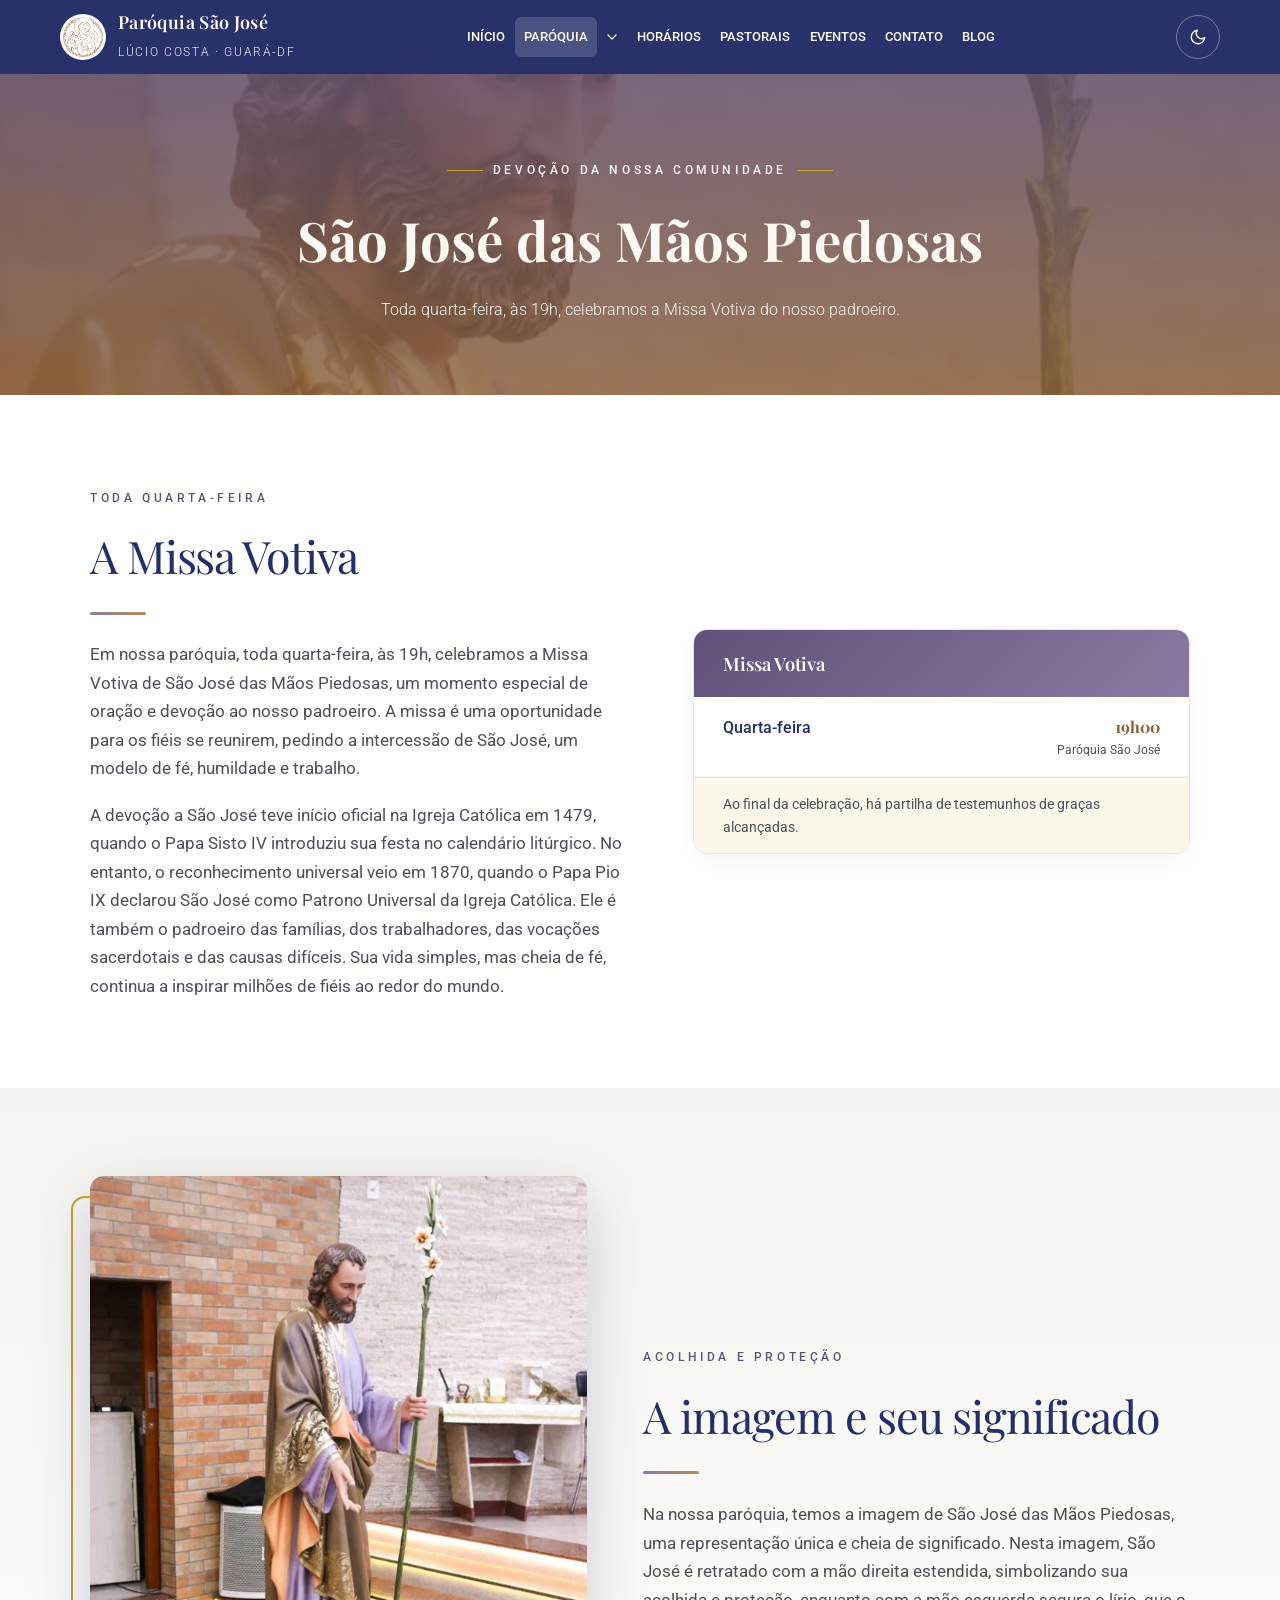
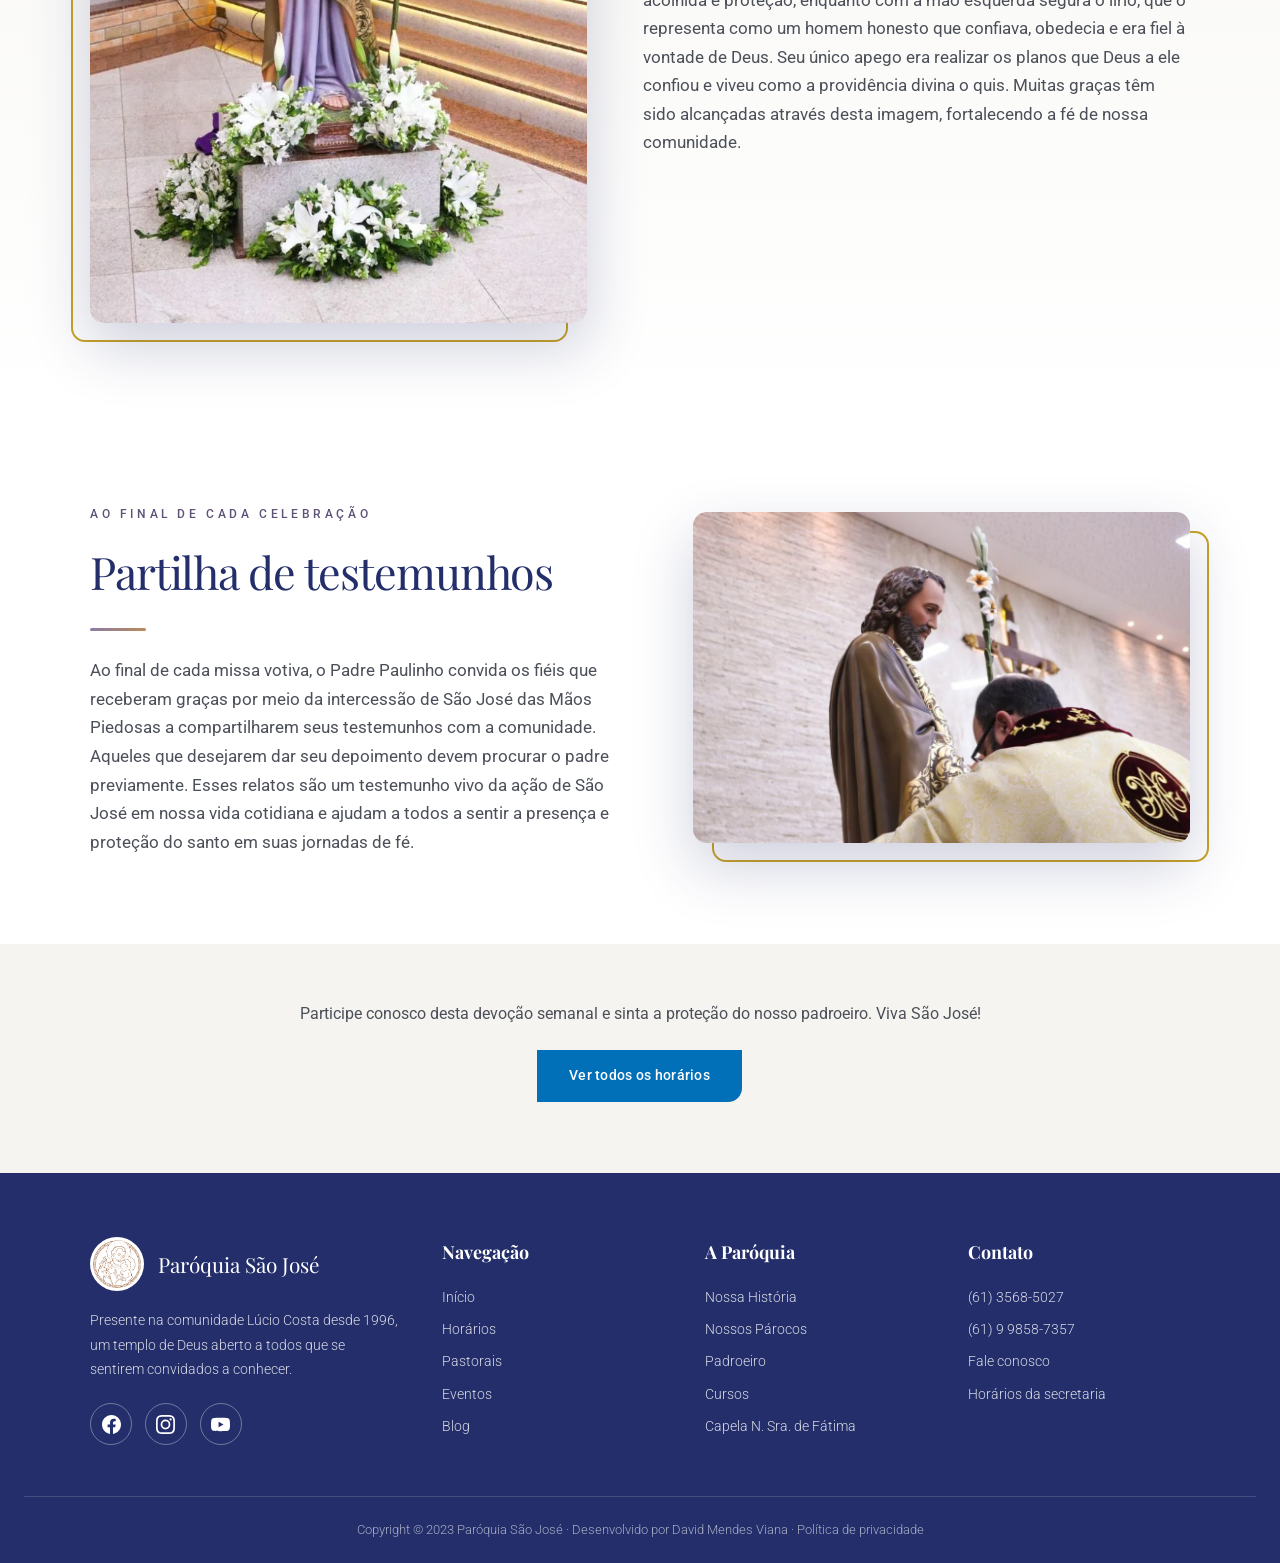
<file: paroquia/sao-jose-das-maos-piedosas.html>
<!DOCTYPE html>
<html lang="pt-BR">
<head>
<meta charset="UTF-8">
<meta name="viewport" content="width=device-width, initial-scale=1.0">
<title>São José das Mãos Piedosas — Paróquia São José</title>
<meta name="description" content="A Missa Votiva de São José das Mãos Piedosas, toda quarta-feira às 19h na Paróquia São José, e o significado da imagem venerada pela comunidade.">
<link rel="icon" href="../assets/img/cropped-Sao-Jose.png">
<meta name="theme-color" content="#232e6a">
<meta property="og:type" content="website">
<meta property="og:site_name" content="Paróquia São José">
<meta property="og:title" content="São José das Mãos Piedosas — Paróquia São José">
<meta property="og:description" content="A Missa Votiva de São José das Mãos Piedosas, toda quarta-feira às 19h na Paróquia São José, e o significado da imagem venerada pela comunidade.">
<meta property="og:url" content="https://plc232007.github.io/paroquia-sao-jose/paroquia/sao-jose-das-maos-piedosas.html">
<meta property="og:image" content="https://plc232007.github.io/paroquia-sao-jose/assets/img/sao-jose-maos-piedosas-01.webp">
<meta property="og:locale" content="pt_BR">
<meta name="twitter:card" content="summary_large_image">
<link rel="apple-touch-icon" href="../assets/img/icon-192.png">
<link rel="manifest" href="../manifest.webmanifest">
<link rel="preconnect" href="https://fonts.googleapis.com">
<link rel="preconnect" href="https://fonts.gstatic.com" crossorigin>
<link href="https://fonts.googleapis.com/css2?family=Playfair+Display:ital,wght@0,400;0,600;0,700;1,400&family=Roboto:wght@300;400;500;700&display=swap" rel="stylesheet">
<link rel="stylesheet" href="../css/style.css">
</head>
<body class="tema-maos-piedosas" data-raiz="../" data-pagina="maos-piedosas">
<a class="pular-conteudo" href="#conteudo">Pular para o conteúdo</a>
<div id="menu-site"></div>
<main id="conteudo" tabindex="-1">

<section class="pagina-hero com-foto">
  <div class="foto-fundo" style="background-image:url('../assets/img/sao-jose-maos-piedosas-01.webp')"></div>
  <div class="veu"></div>
  <span class="selo">Devoção da nossa comunidade</span>
  <h1>São José das Mãos Piedosas</h1>
  <p class="sub">Toda quarta-feira, às 19h, celebramos a Missa Votiva do nosso padroeiro.</p>
</section>

<!-- A MISSA VOTIVA -->
<section>
  <div class="container duas-colunas">
    <div class="texto revelar-esq">
      <div class="titulo-secao esq">
        <span class="rotulo">Toda quarta-feira</span>
        <h2>A Missa Votiva</h2>
        <div class="traco"></div>
      </div>
      <p>Em nossa paróquia, toda quarta-feira, às 19h, celebramos a Missa Votiva de São José das Mãos Piedosas, um momento especial de oração e devoção ao nosso padroeiro. A missa é uma oportunidade para os fiéis se reunirem, pedindo a intercessão de São José, um modelo de fé, humildade e trabalho.</p>
      <p>A devoção a São José teve início oficial na Igreja Católica em 1479, quando o Papa Sisto IV introduziu sua festa no calendário litúrgico. No entanto, o reconhecimento universal veio em 1870, quando o Papa Pio IX declarou São José como Patrono Universal da Igreja Católica. Ele é também o padroeiro das famílias, dos trabalhadores, das vocações sacerdotais e das causas difíceis. Sua vida simples, mas cheia de fé, continua a inspirar milhões de fiéis ao redor do mundo.</p>
    </div>
    <div class="revelar-dir">
      <div class="tabela-horarios">
        <div class="cabecalho">Missa Votiva</div>
        <div class="linha-h"><span class="dia">Quarta-feira</span><span class="hora">19h00<small>Paróquia São José</small></span></div>
        <div class="nota">Ao final da celebração, há partilha de testemunhos de graças alcançadas.</div>
      </div>
    </div>
  </div>
</section>

<!-- A IMAGEM E SEU SIGNIFICADO -->
<section class="fundo-degrade">
  <div class="container duas-colunas invertido">
    <div class="moldura esq revelar-esq">
      <img loading="lazy" decoding="async" src="../assets/img/sao-jose-maos-piedosas-02.webp" alt="Imagem de São José das Mãos Piedosas, com a mão direita estendida e o lírio na mão esquerda, sobre pedestal com arranjo de lírios brancos">
    </div>
    <div class="texto revelar-dir">
      <div class="titulo-secao esq">
        <span class="rotulo">Acolhida e proteção</span>
        <h2>A imagem e seu significado</h2>
        <div class="traco"></div>
      </div>
      <p>Na nossa paróquia, temos a imagem de São José das Mãos Piedosas, uma representação única e cheia de significado. Nesta imagem, São José é retratado com a mão direita estendida, simbolizando sua acolhida e proteção, enquanto com a mão esquerda segura o lírio, que o representa como um homem honesto que confiava, obedecia e era fiel à vontade de Deus. Seu único apego era realizar os planos que Deus a ele confiou e viveu como a providência divina o quis. Muitas graças têm sido alcançadas através desta imagem, fortalecendo a fé de nossa comunidade.</p>
    </div>
  </div>
</section>

<!-- TESTEMUNHOS -->
<section>
  <div class="container duas-colunas">
    <div class="texto revelar-esq">
      <div class="titulo-secao esq">
        <span class="rotulo">Ao final de cada celebração</span>
        <h2>Partilha de testemunhos</h2>
        <div class="traco"></div>
      </div>
      <p>Ao final de cada missa votiva, o Padre Paulinho convida os fiéis que receberam graças por meio da intercessão de São José das Mãos Piedosas a compartilharem seus testemunhos com a comunidade. Aqueles que desejarem dar seu depoimento devem procurar o padre previamente. Esses relatos são um testemunho vivo da ação de São José em nossa vida cotidiana e ajudam a todos a sentir a presença e proteção do santo em suas jornadas de fé.</p>
    </div>
    <div class="moldura revelar-dir">
      <img loading="lazy" decoding="async" src="../assets/img/sao-jose-maos-piedosas-03.webp" alt="Padre inclinado diante da imagem de São José das Mãos Piedosas durante a celebração">
    </div>
  </div>
</section>

<!-- CONVITE -->
<section class="fundo-cinza" style="padding-top:3.5rem;padding-bottom:4.5rem">
  <div class="container-estreito revelar" style="text-align:center">
    <p style="color:var(--texto-suave);margin-bottom:1.4rem">Participe conosco desta devoção semanal e sinta a proteção do nosso padroeiro. Viva São José!</p>
    <a class="btn btn-azul" href="../horarios.html">Ver todos os horários</a>
  </div>
</section>

</main>
<div id="rodape-site"></div>
<script src="../js/main.js"></script>
</body>
</html>
</file>
<file: css/style.css>
/* ==========================================================
   Paróquia São José — folha de estilos compartilhada
   Identidade: azul #232e6a / #0170B9 · Playfair Display + Roboto
   ========================================================== */
:root{
  --azul-escuro:#232e6a;
  --azul-escuro-2:#1a2352;
  --azul:#0170B9;
  --texto:#3a3a3a;
  --texto-suave:#4B4F58;
  --cinza-claro:#F5F5F5;
  --branco:#FFFFFF;
  --borda:#E5E5E5;
  --dourado:#c9a227;
  --superficie:#FFFFFF;
  --titulo:#232e6a;
  --hover-linha:#f0f5fb;
  --nota-bg:#fbf7ea;
  --nota-borda:#f0e6c8;
  --serif:'Playfair Display',Georgia,serif;
  --sans:'Roboto',system-ui,-apple-system,sans-serif;
  --azul-escuro-rgb:35,46,106;   /* mesmo azul, em canais, para uso com alpha */
  --foco:#232e6a;      /* anel de foco escuro — aparece sobre fundo claro */
  --foco-halo:#ffffff; /* halo claro entre o elemento e o anel — aparece sobre fundo escuro */
}
*{margin:0;padding:0;box-sizing:border-box}
html{scroll-behavior:smooth}
body{font-family:var(--sans);color:var(--texto);background:var(--branco);line-height:1.7;overflow-x:hidden}
img{max-width:100%;display:block}
a{color:var(--azul);text-decoration:none}

/* ---------- Header ---------- */
header.topo{
  position:fixed;top:0;left:0;right:0;z-index:100;
  background:rgba(var(--azul-escuro-rgb),.92);backdrop-filter:blur(10px);
  transition:background .3s,box-shadow .3s;
}
header.topo.scrolled{background:rgba(var(--azul-escuro-rgb),.98);box-shadow:0 4px 24px rgba(0,0,0,.25)}
.nav-wrap{max-width:1200px;margin:0 auto;display:flex;align-items:center;justify-content:space-between;padding:.6rem 1.25rem}
.brand{display:flex;align-items:center;gap:.75rem;color:#fff}
.brand img{width:46px;height:46px;object-fit:contain;border-radius:50%;background:#fff;padding:3px;transition:transform .4s}
.brand:hover img{transform:rotate(-6deg) scale(1.05)}
.brand-name{font-family:var(--serif);font-size:1.12rem;font-weight:600;letter-spacing:.02em;line-height:1.2}
.brand-sub{font-size:.74rem;font-weight:300;letter-spacing:.14em;text-transform:uppercase;opacity:.92}
nav.menu>ul{display:flex;gap:.1rem;list-style:none;align-items:center}
nav.menu a{color:#fff;font-size:.82rem;font-weight:500;letter-spacing:.05em;text-transform:uppercase;padding:.55rem .75rem;border-radius:6px;display:block;transition:background .25s}
nav.menu a:hover{background:rgba(255,255,255,.12)}
nav.menu a.ativo{background:rgba(255,255,255,.16)}
.tem-sub{position:relative}
.tem-sub>a::after{content:'▾';font-size:.62rem;margin-left:.4rem;display:inline-block;transition:transform .3s}
.submenu{list-style:none;position:absolute;top:100%;left:0;min-width:240px;background:var(--superficie);border-radius:10px;box-shadow:0 18px 44px rgba(20,27,66,.25);padding:.5rem;opacity:0;visibility:hidden;transform:translateY(12px);transition:opacity .28s,transform .28s,visibility .28s}
.tem-sub:hover .submenu,.tem-sub:focus-within .submenu{opacity:1;visibility:visible;transform:translateY(4px)}
.tem-sub:hover>a::after{transform:rotate(180deg)}
nav.menu .submenu a{color:var(--titulo);text-transform:none;letter-spacing:0;font-size:.9rem;padding:.55rem .8rem;border-radius:7px}
nav.menu .submenu a:hover{background:var(--cinza-claro);color:var(--azul)}
.menu-btn{display:none;background:none;border:none;cursor:pointer;width:44px;height:44px;position:relative;z-index:110}
.menu-btn span{display:block;width:24px;height:2px;background:#fff;margin:5px auto;border-radius:2px;transition:transform .3s,opacity .3s}
.menu-btn.aberto span:nth-child(1){transform:translateY(7px) rotate(45deg)}
.menu-btn.aberto span:nth-child(2){opacity:0}
.menu-btn.aberto span:nth-child(3){transform:translateY(-7px) rotate(-45deg)}

/* ---------- Heros ---------- */
.hero{min-height:92vh;display:flex;align-items:center;justify-content:center;text-align:center;position:relative;color:#fff;padding:7rem 1.5rem 5rem;overflow:hidden}
.hero-bg{position:absolute;inset:-12% 0;background:center/cover no-repeat;will-change:transform;z-index:-2}
.hero::after{content:'';position:absolute;inset:0;background:linear-gradient(180deg,rgba(var(--azul-escuro-rgb),.82) 0%,rgba(var(--azul-escuro-rgb),.6) 50%,rgba(24,32,74,.9) 100%);z-index:-1}
.hero-conteudo{max-width:840px}
.selo{display:inline-flex;align-items:center;gap:.6rem;font-size:.75rem;letter-spacing:.3em;text-transform:uppercase;font-weight:500}
.selo::before,.selo::after{content:'';width:36px;height:1px;background:var(--dourado)}
.hero h1{font-family:var(--serif);font-size:clamp(2.4rem,6.5vw,4.4rem);font-weight:700;margin:.9rem 0 1.2rem}
.hero p.sub{font-size:clamp(1rem,2.2vw,1.2rem);font-weight:300;max-width:660px;margin:0 auto}
.hero .acoes{margin-top:2.4rem;display:flex;gap:1rem;justify-content:center;flex-wrap:wrap}
.hero .anim1{opacity:0;animation:subir 1s .2s forwards}
.hero .anim2{opacity:0;animation:subir 1s .45s forwards}
.hero .anim3{opacity:0;animation:subir 1s .7s forwards}
.hero .anim4{opacity:0;animation:subir 1s .95s forwards}
.seta-baixo{position:absolute;bottom:2rem;left:50%;transform:translateX(-50%);opacity:0;animation:subir 1s 1.3s forwards}
.seta-baixo span{display:block;width:22px;height:22px;border-right:2px solid rgba(255,255,255,.7);border-bottom:2px solid rgba(255,255,255,.7);transform:rotate(45deg);animation:flutuar 1.8s ease-in-out infinite}
@keyframes subir{from{opacity:0;transform:translateY(28px)}to{opacity:1;transform:translateY(0)}}
@keyframes flutuar{0%,100%{transform:rotate(45deg) translate(0,0)}50%{transform:rotate(45deg) translate(6px,6px)}}

/* Hero compacto das páginas internas */
.pagina-hero{position:relative;color:#fff;text-align:center;padding:9.5rem 1.5rem 4.5rem;background:linear-gradient(135deg,var(--azul-escuro-2),var(--azul-escuro) 55%,#2c3a85)}
.pagina-hero h1{font-family:var(--serif);font-size:clamp(2.1rem,5vw,3.4rem);font-weight:700;margin:.8rem 0 .6rem;opacity:0;animation:subir .9s .3s forwards}
.pagina-hero .selo{opacity:0;animation:subir .9s .1s forwards}
.pagina-hero p.sub{max-width:640px;margin:0 auto;font-weight:300;opacity:0;animation:subir .9s .5s forwards}
.pagina-hero.com-foto{background:none}
.pagina-hero .foto-fundo{position:absolute;inset:0;background:center/cover no-repeat;z-index:-2}
.pagina-hero .veu{position:absolute;inset:0;background:linear-gradient(180deg,rgba(var(--azul-escuro-rgb),.88),rgba(26,35,82,.82));z-index:-1}

/* ---------- Seções ---------- */
section{padding:5.5rem 1.5rem}
.container{max-width:1100px;margin:0 auto}
.container-estreito{max-width:820px;margin:0 auto}
.titulo-secao{text-align:center;margin-bottom:3.2rem}
.titulo-secao .rotulo{font-size:.75rem;letter-spacing:.3em;text-transform:uppercase;color:var(--azul);font-weight:500}
.titulo-secao h2{font-family:var(--serif);font-size:clamp(1.9rem,4.5vw,2.8rem);color:var(--titulo);margin-top:.5rem}
.titulo-secao .traco{width:56px;height:3px;background:var(--dourado);margin:1.1rem auto 0;border-radius:2px}
.titulo-secao.esq{text-align:left;margin-bottom:1.6rem}
.titulo-secao.esq .traco{margin-left:0}
/* Divisor com os símbolos da devoção — a mão estendida (acolhida) e o lírio
   (fidelidade), alternados entre as seções da home. O resto do site
   continua com .traco.                                                      */
.traco-simbolo{display:flex;align-items:center;justify-content:center;gap:.9rem;margin:1.1rem auto 0}
.traco-simbolo::before,.traco-simbolo::after{content:'';width:46px;height:1px;background:var(--dourado)}
.traco-simbolo svg{width:40px;height:40px;flex-shrink:0;fill:none;stroke:var(--dourado);stroke-width:1.2;stroke-linecap:round;stroke-linejoin:round}
.titulo-secao.esq .traco-simbolo{justify-content:flex-start}
.fundo-cinza{background:var(--cinza-claro)}
.fundo-degrade{background:linear-gradient(180deg,var(--cinza-claro),var(--branco))}

/* Botões */
/* Canto reto com um único canto cortado (14px, mesmo raio dos cards) — no
   lugar do pill genérico. Raio assimétrico em vez de clip-path porque
   clip-path recortaria também o outline de foco e as sombras do hover.     */
.btn{display:inline-block;padding:.85rem 2rem;border-radius:0 0 14px 0;font-weight:500;font-size:.9rem;letter-spacing:.06em;text-transform:uppercase;transition:transform .3s,box-shadow .3s,background .3s;will-change:transform}
.btn-solido{background:var(--dourado);color:#1d1503}
.btn-solido:hover{transform:translateY(-3px);box-shadow:0 12px 28px rgba(201,162,39,.4)}
.btn-contorno{border:1.5px solid rgba(255,255,255,.65);color:#fff}
.btn-contorno:hover{background:rgba(255,255,255,.14);transform:translateY(-3px)}
.btn-azul{background:var(--azul);color:#fff}
.btn-azul:hover{background:var(--azul-escuro);transform:translateY(-3px);box-shadow:0 12px 28px rgba(1,112,185,.35)}

/* Cards */
.cards{display:grid;grid-template-columns:repeat(auto-fit,minmax(260px,1fr));gap:1.6rem}
.card{background:var(--superficie);border:1px solid var(--borda);border-radius:14px;padding:2.2rem 1.8rem;transition:transform .35s,box-shadow .35s,border-color .35s}
.card:hover{transform:translateY(-6px);box-shadow:0 18px 44px rgba(35,46,106,.13);border-color:var(--azul)}
.card.centro{text-align:center}
/* Ícone em traço fino direto sobre o fundo do card — sem disco de gradiente */
.card .icone{width:38px;height:38px;margin-bottom:1.1rem;display:flex;align-items:center;justify-content:center}
.card.centro .icone{margin-left:auto;margin-right:auto}
.card .icone svg{width:38px;height:38px;fill:none;stroke:var(--azul-escuro);stroke-width:1.3;stroke-linecap:round;stroke-linejoin:round}
.card h3{font-family:var(--serif);color:var(--titulo);font-size:1.25rem;margin-bottom:.7rem}
.card p{font-size:.95rem;color:var(--texto-suave)}
.card .numero{font-family:var(--serif);font-size:2.6rem;font-weight:700;color:var(--azul);line-height:1;display:block;margin-bottom:.4rem}

/* Cards com foto (atalhos da home, blog, eventos) */
.card-foto{position:relative;border-radius:14px;overflow:hidden;display:block;box-shadow:0 10px 30px rgba(35,46,106,.12);transition:transform .35s,box-shadow .35s}
.card-foto img{width:100%;aspect-ratio:4/3;object-fit:cover;transition:transform .6s}
.card-foto:hover{transform:translateY(-6px);box-shadow:0 20px 48px rgba(35,46,106,.22)}
.card-foto:hover img{transform:scale(1.06)}
.card-foto .legenda{position:absolute;inset:auto 0 0;padding:2.2rem 1.4rem 1.2rem;background:linear-gradient(transparent,rgba(24,32,74,.92));color:#fff;font-family:var(--serif);font-size:1.35rem;font-weight:600}
.card-foto .legenda small{display:block;font-family:var(--sans);font-size:.72rem;letter-spacing:.2em;text-transform:uppercase;font-weight:400;opacity:.85}

/* Blog */
.card-blog{background:var(--superficie);border:1px solid var(--borda);border-radius:14px;overflow:hidden;display:flex;flex-direction:column;transition:transform .35s,box-shadow .35s}
.card-blog:hover{transform:translateY(-6px);box-shadow:0 18px 44px rgba(35,46,106,.14)}
.card-blog img{aspect-ratio:3/2;object-fit:cover;width:100%}
.card-blog .corpo{padding:1.5rem 1.5rem 1.3rem;display:flex;flex-direction:column;gap:.6rem;flex:1}
.card-blog h3{font-family:var(--serif);font-size:1.2rem;line-height:1.4}
.card-blog h3 a{color:var(--titulo)}
.card-blog h3 a:hover{color:var(--azul)}
.card-blog p{font-size:.92rem;color:var(--texto-suave);flex:1}
.card-blog .data{font-size:.75rem;letter-spacing:.12em;text-transform:uppercase;color:var(--azul);font-weight:500}
.card-blog .leia{font-weight:500;font-size:.88rem}

/* ---------- Linha do tempo ---------- */
.timeline{position:relative;max-width:900px;margin:0 auto}
.timeline::before{content:'';position:absolute;left:50%;top:0;bottom:0;width:2px;background:linear-gradient(var(--borda),var(--azul),var(--borda));transform:translateX(-50%)}
.evento{position:relative;width:50%;padding:0 2.6rem 3.2rem}
.evento:nth-child(odd){left:0;text-align:right}
.evento:nth-child(even){left:50%;text-align:left}
.evento .ponto{position:absolute;top:.35rem;width:16px;height:16px;border-radius:50%;background:var(--superficie);border:4px solid var(--azul);box-shadow:0 0 0 5px rgba(1,112,185,.15)}
.evento:nth-child(odd) .ponto{right:-8px}
.evento:nth-child(even) .ponto{left:-8px}
.evento .ano{font-family:var(--serif);font-size:1.7rem;font-weight:700;color:var(--azul);line-height:1}
.evento h3{font-size:1.05rem;color:var(--titulo);margin:.5rem 0 .55rem;font-weight:700}
.evento p{font-size:.95rem;color:var(--texto-suave)}
.cartao{background:var(--superficie);border:1px solid var(--borda);border-radius:12px;padding:1.5rem 1.6rem;box-shadow:0 8px 28px rgba(35,46,106,.07);transition:transform .35s,box-shadow .35s}
.cartao:hover{transform:translateY(-5px);box-shadow:0 16px 40px rgba(35,46,106,.14)}

/* ---------- Faixa de citação ---------- */
.faixa{position:relative;color:#fff;text-align:center;padding:6.5rem 1.5rem;background:center/cover fixed no-repeat}
.faixa::after{content:'';position:absolute;inset:0;background:rgba(var(--azul-escuro-rgb),.85)}
.faixa .container{position:relative;z-index:1;max-width:780px}
.faixa blockquote{font-family:var(--serif);font-size:clamp(1.3rem,3vw,1.9rem);font-style:italic;line-height:1.6}
.faixa cite{display:block;margin-top:1.4rem;font-family:var(--sans);font-style:normal;font-size:.8rem;letter-spacing:.25em;text-transform:uppercase;opacity:.85}

/* ---------- Duas colunas texto+foto ---------- */
.duas-colunas{display:grid;grid-template-columns:1.1fr 1fr;gap:3.5rem;align-items:center}
.duas-colunas.invertido{grid-template-columns:1fr 1.1fr}
.duas-colunas .texto p{font-size:1.05rem;color:var(--texto-suave);margin-bottom:1.1rem}
.duas-colunas .texto p:last-child{margin-bottom:0}
.duas-colunas .destaque{font-family:var(--serif);font-size:1.4rem;line-height:1.5;color:var(--titulo);margin-bottom:1.4rem}
.moldura{position:relative}
.moldura img{border-radius:14px;box-shadow:0 24px 60px rgba(35,46,106,.22);width:100%;object-fit:cover}
.moldura::before{content:'';position:absolute;inset:1.2rem -1.2rem -1.2rem 1.2rem;border:2px solid var(--dourado);border-radius:14px;z-index:-1}
.moldura.esq::before{inset:1.2rem 1.2rem -1.2rem -1.2rem}

/* ---------- Tabelas de horários ---------- */
.tabela-horarios{background:var(--superficie);border-radius:14px;overflow:hidden;box-shadow:0 12px 36px rgba(35,46,106,.1);border:1px solid var(--borda)}
.tabela-horarios .cabecalho{background:linear-gradient(135deg,var(--azul-escuro),var(--azul));color:#fff;padding:1.1rem 1.8rem;font-family:var(--serif);font-size:1.15rem;font-weight:600;display:flex;align-items:center;gap:.7rem}
.linha-h{display:flex;justify-content:space-between;align-items:baseline;gap:1rem;padding:1rem 1.8rem;border-bottom:1px solid var(--cinza-claro);transition:background .25s}
.linha-h:last-child{border-bottom:none}
.linha-h:hover{background:var(--hover-linha)}
.linha-h .dia{font-weight:500;color:var(--titulo)}
.linha-h .hora{font-family:var(--serif);font-weight:700;color:var(--azul);text-align:right}
.linha-h .hora small{display:block;font-family:var(--sans);font-weight:400;font-size:.75rem;color:var(--texto-suave)}
.nota{font-size:.85rem;color:var(--texto-suave);padding:.9rem 1.8rem;background:var(--nota-bg);border-top:1px solid var(--nota-borda)}

/* ---------- Acordeão (pastorais, cursos) ---------- */
.acordeao{border:1px solid var(--borda);border-radius:12px;background:var(--superficie);margin-bottom:1rem;overflow:hidden;box-shadow:0 6px 20px rgba(35,46,106,.06);transition:box-shadow .3s}
.acordeao[open]{box-shadow:0 14px 40px rgba(35,46,106,.13)}
.acordeao summary{list-style:none;cursor:pointer;display:flex;align-items:center;gap:1rem;padding:1.2rem 1.5rem;font-weight:600;color:var(--titulo);font-size:1.05rem;transition:background .25s}
.acordeao summary::-webkit-details-marker{display:none}
.acordeao summary:hover{background:var(--cinza-claro)}
.acordeao summary .mais{margin-left:auto;width:28px;height:28px;border-radius:50%;border:1.5px solid var(--azul);color:var(--azul);display:flex;align-items:center;justify-content:center;font-size:1.1rem;font-weight:400;flex-shrink:0;transition:transform .35s,background .35s,color .35s}
.acordeao[open] summary .mais{transform:rotate(45deg);background:var(--azul);color:#fff}
.acordeao .conteudo{padding:.2rem 1.6rem 1.6rem;color:var(--texto-suave);font-size:.96rem}
.acordeao .conteudo p{margin-bottom:.9rem}
.acordeao .conteudo p:last-child{margin-bottom:0}
.acordeao .conteudo ul{margin:.4rem 0 1rem 1.3rem}
.acordeao .conteudo img{border-radius:10px;margin-top:1rem;max-height:340px;object-fit:cover;width:100%}
.busca-wrap{max-width:520px;margin:0 auto 2.6rem;position:relative}
.busca-wrap input{width:100%;padding:.95rem 1.3rem .95rem 3rem;border:1.5px solid var(--borda);border-radius:0 0 14px 0;font-size:1rem;font-family:var(--sans);color:var(--texto);background:var(--superficie);outline:none;transition:border-color .3s,box-shadow .3s}
.busca-wrap input:focus{border-color:var(--azul);box-shadow:0 0 0 4px rgba(1,112,185,.12)}
.busca-wrap svg{position:absolute;left:1.1rem;top:50%;transform:translateY(-50%);width:18px;height:18px;stroke:var(--texto-suave);fill:none;stroke-width:2;stroke-linecap:round}

/* ---------- Foco visível (navegação por teclado) ----------
   Anel duplo: halo claro colado no elemento + anel escuro por fora.
   Sobre fundo claro enxerga-se o anel escuro; sobre fundo escuro (hero,
   cabeçalho, menu mobile) enxerga-se o halo. Funciona nos dois temas.       */
a:focus-visible,button:focus-visible,summary:focus-visible,[tabindex]:focus-visible,
.btn:focus-visible,
nav.menu a:focus-visible,
.card:focus-visible{
  outline:3px solid var(--foco);
  outline-offset:3px;
  box-shadow:0 0 0 3px var(--foco-halo);
}
/* O acordeão tem overflow:hidden, que cortaria um anel externo — aqui ele vai para dentro */
.acordeao summary:focus-visible{outline-offset:-4px;box-shadow:none}
/* Combinações hover+foco: repetem a sombra própria do hover para não perdê-la */
.btn-solido:hover:focus-visible{box-shadow:0 0 0 3px var(--foco-halo),0 12px 28px rgba(201,162,39,.4)}
.btn-azul:hover:focus-visible{box-shadow:0 0 0 3px var(--foco-halo),0 12px 28px rgba(1,112,185,.35)}
.card:hover:focus-visible{box-shadow:0 0 0 3px var(--foco-halo),0 18px 44px rgba(35,46,106,.13)}

/* ---------- Perfis (párocos) ---------- */
.perfil{display:grid;grid-template-columns:340px 1fr;gap:3rem;align-items:start;margin-bottom:4.5rem}
.perfil:last-child{margin-bottom:0}
.perfil.invertido{grid-template-columns:1fr 340px}
.perfil.invertido .perfil-foto{order:2}
.perfil-foto img{border-radius:14px;box-shadow:0 20px 50px rgba(35,46,106,.2);width:100%;aspect-ratio:5/6;object-fit:cover}
.perfil h3{font-family:var(--serif);font-size:1.8rem;color:var(--titulo);margin-bottom:.3rem}
.perfil .cargo{font-size:.78rem;letter-spacing:.22em;text-transform:uppercase;color:var(--azul);font-weight:500;display:block;margin-bottom:1.2rem}
.perfil p{color:var(--texto-suave);margin-bottom:1rem}

/* ---------- Blocos de oração ---------- */
.oracao{background:var(--superficie);border-left:4px solid var(--dourado);border-radius:0 14px 14px 0;padding:2rem 2.2rem;box-shadow:0 10px 32px rgba(35,46,106,.08);margin-bottom:1.8rem}
.oracao h3{font-family:var(--serif);color:var(--titulo);font-size:1.35rem;margin-bottom:1rem}
.oracao p{color:var(--texto-suave);margin-bottom:.9rem}
.oracao p:last-child{margin-bottom:0}
.oracao.centrada{text-align:center;border-left:none;border-top:4px solid var(--dourado);border-radius:0 0 14px 14px}

/* ---------- Contato ---------- */
.contato-cards{display:grid;grid-template-columns:repeat(auto-fit,minmax(240px,1fr));gap:1.6rem}
.mapa{border-radius:14px;overflow:hidden;box-shadow:0 16px 44px rgba(35,46,106,.14);border:1px solid var(--borda)}
.mapa iframe{width:100%;height:420px;border:0;display:block}

/* ---------- Revelar ao rolar ---------- */
.revelar{opacity:0;transform:translateY(36px);transition:opacity .8s ease,transform .8s ease}
.revelar.visivel{opacity:1;transform:translateY(0)}
.revelar-esq{opacity:0;transform:translateX(-40px);transition:opacity .8s ease,transform .8s ease}
.revelar-dir{opacity:0;transform:translateX(40px);transition:opacity .8s ease,transform .8s ease}
.revelar-esq.visivel,.revelar-dir.visivel{opacity:1;transform:translateX(0)}
.atraso-1{transition-delay:.12s}
.atraso-2{transition-delay:.24s}

/* ---------- Rodapé ---------- */
footer.rodape{background:var(--azul-escuro);color:#fff;padding:4rem 1.5rem 0}
.rodape-grid{max-width:1100px;margin:0 auto;display:grid;grid-template-columns:1.4fr 1fr 1fr 1fr;gap:2.6rem;padding-bottom:3rem}
.rodape-grid h2{font-family:var(--serif);font-size:1.12rem;margin-bottom:1.1rem}
.rodape-grid p,.rodape-grid a,.rodape-grid li{color:rgba(255,255,255,.82);font-size:.9rem;font-weight:300}
.rodape-grid ul{list-style:none}
.rodape-grid li{margin-bottom:.5rem}
.rodape-grid a:hover{color:#fff;text-decoration:underline}
.rodape-marca{display:flex;align-items:center;gap:.9rem;margin-bottom:1.1rem}
.rodape-marca img{width:54px;height:54px;border-radius:50%;background:#fff;padding:3px}
.rodape-marca span{font-family:var(--serif);font-size:1.3rem}
.sociais{display:flex;gap:.8rem;margin-top:1.3rem}
.sociais a{width:42px;height:42px;border-radius:50%;border:1px solid rgba(255,255,255,.35);display:flex;align-items:center;justify-content:center;transition:background .3s,transform .3s,border-color .3s}
.sociais a:hover{background:var(--azul);border-color:var(--azul);transform:translateY(-4px);text-decoration:none}
.sociais svg{width:19px;height:19px;fill:#fff}
.rodape-base{border-top:1px solid rgba(255,255,255,.15);padding:1.4rem;text-align:center;font-size:.8rem;color:rgba(255,255,255,.6);font-weight:300}
.rodape-base a{color:inherit}

/* ---------- Mobile ---------- */
@media (max-width:940px){
  .menu-btn{display:block}
  nav.menu{position:fixed;inset:0;background:rgba(28,37,88,.98);backdrop-filter:blur(12px);transform:translateX(100%);transition:transform .4s cubic-bezier(.4,0,.2,1);overflow-y:auto;display:flex;align-items:flex-start;justify-content:center;padding:5.5rem 1.5rem 2rem}
  nav.menu.aberto{transform:translateX(0)}
  nav.menu>ul{flex-direction:column;text-align:center;gap:.35rem;width:100%;max-width:400px}
  nav.menu a{font-size:1.08rem;padding:.75rem 1.5rem}
  .submenu{position:static;min-width:0;background:rgba(255,255,255,.07);box-shadow:none;opacity:1;visibility:visible;transform:none;display:none;padding:.35rem;margin-top:.3rem}
  .tem-sub.expandido .submenu{display:block}
  nav.menu .submenu a{color:#fff;font-size:.95rem}
  nav.menu .submenu a:hover{background:rgba(255,255,255,.1);color:#fff}
  /* revelação lateral vira vertical: o translateX empurrava 20px para fora
     da viewport e só não aparecia por causa do overflow-x:hidden do body */
  .revelar-esq,.revelar-dir{transform:translateY(28px)}
  .revelar-esq.visivel,.revelar-dir.visivel{transform:none}
  .duas-colunas,.duas-colunas.invertido{grid-template-columns:1fr;gap:2.5rem}
  .duas-colunas .moldura{order:-1}
  .moldura::before{display:none}
  .perfil,.perfil.invertido{grid-template-columns:1fr}
  .perfil.invertido .perfil-foto{order:0}
  .perfil-foto img{max-width:340px;margin:0 auto}
  .timeline::before{left:10px}
  .evento{width:100%;left:0!important;text-align:left!important;padding:0 0 2.4rem 2.6rem}
  .evento .ponto{left:2px!important;right:auto!important}
  .rodape-grid{grid-template-columns:1fr 1fr;gap:2rem}
  .faixa{background-attachment:scroll}
  section{padding:4rem 1.25rem}
  .pagina-hero{padding:8rem 1.25rem 3.5rem}
}
@media (max-width:560px){
  .rodape-grid{grid-template-columns:1fr;text-align:center}
  .rodape-marca,.sociais{justify-content:center}
  .mapa iframe{height:320px}
}
@media (prefers-reduced-motion:reduce){
  *,*::before,*::after{animation-duration:.01ms!important;transition-duration:.01ms!important}
  html{scroll-behavior:auto}
  .hero .anim1,.hero .anim2,.hero .anim3,.hero .anim4,.seta-baixo,
  .pagina-hero h1,.pagina-hero .selo,.pagina-hero p.sub{opacity:1}
  .revelar,.revelar-esq,.revelar-dir{opacity:1;transform:none}
}

/* ==========================================================
   Tema escuro
   ========================================================== */
:root[data-tema="escuro"]{
  --branco:#1a2038;
  --cinza-claro:#222a45;
  --borda:#39426b;
  --texto:#d9dcec;
  --texto-suave:#a9b0ca;
  --superficie:#28304f;
  --titulo:#c9d3ff;
  --azul:#4da3e8;
  --hover-linha:#333c60;
  --nota-bg:#241f0e;
  --nota-borda:#4a3f1a;
  /* no escuro o anel inverte: traço claro por fora, vão escuro por dentro */
  --foco:#c9d3ff;
  --foco-halo:#141a30;
}
:root[data-tema="escuro"] .tabela-horarios .cabecalho{background:linear-gradient(135deg,#2c3a85,#0170B9)}
/* o traço do ícone precisa clarear no escuro — --azul-escuro somiria no fundo */
:root[data-tema="escuro"] .card .icone svg{stroke:var(--titulo)}
:root[data-tema="escuro"] .card-foto .legenda{background:linear-gradient(transparent,rgba(8,11,26,.95))}
:root[data-tema="escuro"] .btn-azul{background:#0170B9}
html{color-scheme:light}
:root[data-tema="escuro"]{color-scheme:dark}

/* Botão de tema no cabeçalho */
.tema-btn{background:none;border:1px solid rgba(255,255,255,.35);border-radius:50%;width:38px;height:38px;min-width:38px;color:#fff;cursor:pointer;display:flex;align-items:center;justify-content:center;margin-left:.6rem;transition:background .3s,transform .3s}
.tema-btn:hover{background:rgba(255,255,255,.15);transform:rotate(18deg)}
.tema-btn svg{width:18px;height:18px;fill:none;stroke:#fff;stroke-width:1.8;stroke-linecap:round;stroke-linejoin:round}

/* Barra de progresso de leitura */
#barraProgresso{position:fixed;top:0;left:0;height:3px;width:0;background:linear-gradient(90deg,var(--dourado),#e8cd63);z-index:200;transition:width .1s linear}

/* Botão voltar ao topo */
#btnTopo{position:fixed;bottom:1.6rem;right:1.6rem;width:46px;height:46px;border-radius:50%;background:var(--azul);color:#fff;border:none;cursor:pointer;box-shadow:0 10px 26px rgba(1,112,185,.4);display:flex;align-items:center;justify-content:center;opacity:0;visibility:hidden;transform:translateY(14px);transition:opacity .35s,transform .35s,visibility .35s,background .3s;z-index:90}
#btnTopo.visivel{opacity:1;visibility:visible;transform:none}
#btnTopo:hover{background:var(--azul-escuro)}
#btnTopo svg{width:20px;height:20px;fill:none;stroke:#fff;stroke-width:2;stroke-linecap:round;stroke-linejoin:round}

/* Lightbox */
#lightbox{position:fixed;inset:0;background:rgba(8,11,26,.93);z-index:300;display:flex;flex-direction:column;align-items:center;justify-content:center;gap:1rem;padding:2rem;opacity:0;visibility:hidden;transition:opacity .3s,visibility .3s;cursor:zoom-out}
#lightbox.aberto{opacity:1;visibility:visible}
#lightbox img{max-width:min(92vw,1100px);max-height:80vh;border-radius:10px;box-shadow:0 30px 80px rgba(0,0,0,.55);transform:scale(.94);transition:transform .3s}
#lightbox.aberto img{transform:scale(1)}
#lightbox .legenda-lb{color:rgba(255,255,255,.85);font-size:.9rem;text-align:center;max-width:640px}
#lightbox .fechar-lb{position:absolute;top:1.2rem;right:1.4rem;background:rgba(255,255,255,.12);border:none;color:#fff;width:44px;height:44px;border-radius:50%;font-size:1.5rem;cursor:pointer;transition:background .3s,transform .3s}
#lightbox .fechar-lb:hover{background:rgba(255,255,255,.25);transform:rotate(90deg)}
.moldura img,.perfil-foto img,.acordeao .conteudo img,a.lightbox{cursor:zoom-in}

/* Efeito Ken Burns no hero */
.hero-bg{animation:kenburns 24s ease-in-out infinite alternate}
@keyframes kenburns{from{scale:1}to{scale:1.1}}

/* Transição entre páginas */
body{animation:aparecerPagina .45s ease both}
@keyframes aparecerPagina{from{opacity:0}to{opacity:1}}
body.saindo{opacity:0;transition:opacity .18s ease}

/* ==========================================================
   Paleta da devoção — São José das Mãos Piedosas
   Escopo: body.tema-maos-piedosas, só a página da devoção. Os tokens
   globais seguem intactos: o azul continua sendo a cor da paróquia,
   o lilás/terracota é a sub-identidade desta devoção.
   ========================================================== */
.tema-maos-piedosas{
  --lilas:#8a7ba3;             /* túnica da imagem */
  --dourado-manto:#c9a227;     /* bordado do manto (mesmo valor de --dourado) */
  --terracota-tunica:#b98a5a;  /* forro terracota do manto */
  --lirio-branco:#fbf9f2;      /* branco quente dos lírios */
  /* versões escurecidas para texto pequeno — as de cima não têm contraste AA sobre fundo claro */
  --lilas-profundo:#5f5178;      --lilas-profundo-rgb:95,81,120;
  --terracota-profunda:#8a5f38;  --terracota-profunda-rgb:138,95,56;
}
/* Hero: véu lilás/terracota no lugar do azul institucional */
.tema-maos-piedosas .pagina-hero{color:var(--lirio-branco)}
.tema-maos-piedosas .pagina-hero .veu{background:linear-gradient(180deg,rgba(var(--lilas-profundo-rgb),.88),rgba(var(--terracota-profunda-rgb),.82))}
.tema-maos-piedosas .pagina-hero .selo::before,
.tema-maos-piedosas .pagina-hero .selo::after{background:var(--dourado-manto)}
/* Destaques de texto */
.tema-maos-piedosas .titulo-secao .rotulo{color:var(--lilas-profundo)}
.tema-maos-piedosas .titulo-secao .traco{background:linear-gradient(90deg,var(--lilas),var(--terracota-tunica))}
.tema-maos-piedosas .tabela-horarios .cabecalho{background:linear-gradient(135deg,var(--lilas-profundo),var(--lilas))}
.tema-maos-piedosas .linha-h .hora{color:var(--terracota-profunda)}
/* No tema escuro os tons de texto precisam clarear, não escurecer */
:root[data-tema="escuro"] .tema-maos-piedosas{
  --lilas-profundo:#c3b4dd;
  --terracota-profunda:#d8a878;
}
:root[data-tema="escuro"] .tema-maos-piedosas .tabela-horarios .cabecalho{background:linear-gradient(135deg,#4a3f63,var(--lilas))}

/* Cartão "próxima missa" do hero */
.proxima-missa{margin-top:2.4rem;display:inline-flex;flex-direction:column;gap:.15rem;background:rgba(255,255,255,.1);border:1px solid rgba(255,255,255,.28);backdrop-filter:blur(8px);border-radius:14px;padding:.95rem 2.2rem}
.proxima-missa .rotulo-pm{font-size:.68rem;letter-spacing:.28em;text-transform:uppercase;opacity:.85}
.proxima-missa .valor-pm{font-family:var(--serif);font-size:1.35rem;font-weight:700}
.proxima-missa .local-pm{font-size:.8rem;font-weight:300;opacity:.9}

/* Refinamento visual e movimento progressivo */
:root{--cinza-claro:#f5f4f0;--borda:#e5e6eb}
html{scroll-padding-top:100px}
body{animation:none}
main{min-width:0}
.hero,.pagina-hero{isolation:isolate}
.hero{min-height: min(860px,100svh);text-align:left;justify-content:flex-start;padding:10rem max(1.5rem,calc((100vw - 1100px)/2)) 6rem}
.hero-conteudo{max-width:820px}
.hero::after{background:linear-gradient(90deg,rgba(15,24,61,.94),rgba(20,32,71,.76) 52%,rgba(20,32,71,.35))}
.hero h1{font-size:clamp(2.65rem,5.8vw,5rem);font-weight:400;line-height:1.12;letter-spacing:-.035em;margin:1.5rem 0}
.hero h1 em{color:#eed9a1;font-weight:400}
.hero p.sub{margin:0;max-width:550px;line-height:1.8}
.hero .acoes{justify-content:flex-start;margin-top:2rem}
.hero .selo{letter-spacing:.18em}
.hero .selo::after{display:none}
.hero-bg{animation:kenburns 18s ease-out both}
.hero .anim1,.hero .anim2,.hero .anim3,.hero .anim4{animation-duration:.7s}
.hero .anim2{animation-delay:.15s}.hero .anim3{animation-delay:.25s}.hero .anim4{animation-delay:.35s}
.proxima-missa{border-radius:0;background:transparent;backdrop-filter:none;border:0;border-left:2px solid #d6b65f;padding:.2rem 0 .2rem 1.2rem;margin-top:2rem}
.proxima-missa .valor-pm{font-family:var(--sans);font-size:1rem;font-weight:500}
.proxima-missa .local-pm::after{content:' · Horário de Brasília'}
.acessos-rapidos{display:grid;grid-template-columns:repeat(3,1fr);padding:1.8rem 0;border-bottom:1px solid var(--borda)}
.acessos-rapidos a{display:flex;align-items:center;gap:1.1rem;padding:1rem 1.7rem;color:var(--titulo);transition:background .2s}
.acessos-rapidos a+a{border-left:1px solid var(--borda)}
.acessos-rapidos a:hover{background:var(--cinza-claro)}
.acessos-rapidos strong,.acessos-rapidos small{display:block}
.acessos-rapidos strong{font-size:1rem;font-weight:500}
.acessos-rapidos small{font-size:.82rem;color:var(--texto-suave)}
.acesso-numero{font-size:.75rem;color:var(--azul);font-weight:500}
.acessos-rapidos a>span:last-child{margin-left:auto;font-size:1.3rem}
.titulo-secao h2{font-weight:400;letter-spacing:-.025em}
.card,.card-blog,.tabela-horarios{box-shadow:0 8px 30px rgba(24,32,74,.04)}
.card-foto{border-radius:8px}.card-foto .legenda{padding:3rem 1.6rem 1.6rem}
.card-blog h3{font-family:var(--sans);font-weight:500}
.card-blog .leia{margin-top:.5rem}
.btn{letter-spacing:.02em;text-transform:none;min-height:48px}
.revelar,.revelar-esq,.revelar-dir{opacity:1;transform:none}
.aguarda-revelacao:not(.visivel){opacity:0;transform:translateY(24px)}
.revelar,.revelar-esq,.revelar-dir{transition:opacity .65s ease,transform .65s cubic-bezier(.2,.7,.2,1)}
.submenu-btn{display:inline-flex;align-items:center;justify-content:center;width:30px;height:40px;border:0;background:transparent;color:#fff;cursor:pointer;padding:0}
.submenu-btn svg{width:16px;height:16px;fill:none;stroke:currentColor;stroke-width:1.8;stroke-linecap:round;stroke-linejoin:round;transition:transform .25s}
.tem-sub.expandido>.submenu-btn svg{transform:rotate(180deg)}
@media(min-width:941px){.tem-sub:hover>.submenu-btn svg,.tem-sub:focus-within>.submenu-btn svg{transform:rotate(180deg)}}
.tem-sub{display:flex;align-items:center;flex-wrap:wrap}
.tem-sub>a::after{display:none}
.tem-sub.expandido .submenu{opacity:1;visibility:visible;transform:none}
.tema-btn{width:44px;height:44px;min-width:44px}
.pular-conteudo{position:fixed;top:8px;left:8px;z-index:400;background:var(--superficie);padding:.75rem 1rem;transform:translateY(-160%)}
.pular-conteudo:focus{transform:none}
.resultado-busca{text-align:center;color:var(--texto-suave);margin:-1rem auto 2rem}
.resultado-busca:empty{display:none}
[hidden]{display:none!important}
:root[data-tema="escuro"] h2[style*="--azul-escuro"]{color:var(--titulo)!important}
@media(min-width:941px){nav.menu a{padding:.55rem .55rem;letter-spacing:0}}
@media(max-width:940px){
 nav.menu{height:100dvh;visibility:hidden}
 nav.menu.aberto{visibility:visible}
 .tem-sub{justify-content:center;width:100%}.submenu{width:100%}
 .hero{min-height:760px;padding-top:9rem}
 .acessos-rapidos{margin:0 1.25rem}.acessos-rapidos a{padding:1rem;gap:.65rem}
 .acesso-numero{display:none}
}
@media(max-width:600px){
 .hero{min-height:auto;padding:8.5rem 1.25rem 5rem}.hero h1{font-size:clamp(2.5rem,9vw,3.5rem)}
 .hero .selo{font-size:.65rem;letter-spacing:.1em}.hero .selo::before{width:20px}
 .hero .acoes{gap:.7rem}.hero .btn{padding:.8rem 1.1rem}
 .brand-name{font-size:1rem}.brand-sub{font-size:.6rem;letter-spacing:.08em}.brand{gap:.5rem}
 .brand img{width:38px;height:38px}.nav-wrap{padding:.6rem .85rem}
 .acessos-rapidos{grid-template-columns:1fr;padding:.6rem 0}
 .acessos-rapidos a+a{border-left:0;border-top:1px solid var(--borda)}
 .acesso-numero{display:block}
 .cards{grid-template-columns:minmax(0,1fr)!important}
 .linha-h{flex-wrap:wrap;padding:1rem 1.2rem;gap:.3rem 1rem}
 .linha-h .hora{margin-left:auto}
 .rodape-base{padding:1.4rem 0}
}
@media(prefers-reduced-motion:reduce){
 .aguarda-revelacao:not(.visivel){opacity:1;transform:none}
 .hero-bg,.seta-baixo span{animation:none}
 *,*::before,*::after{animation-iteration-count:1!important;scroll-behavior:auto!important}
}
</file>
